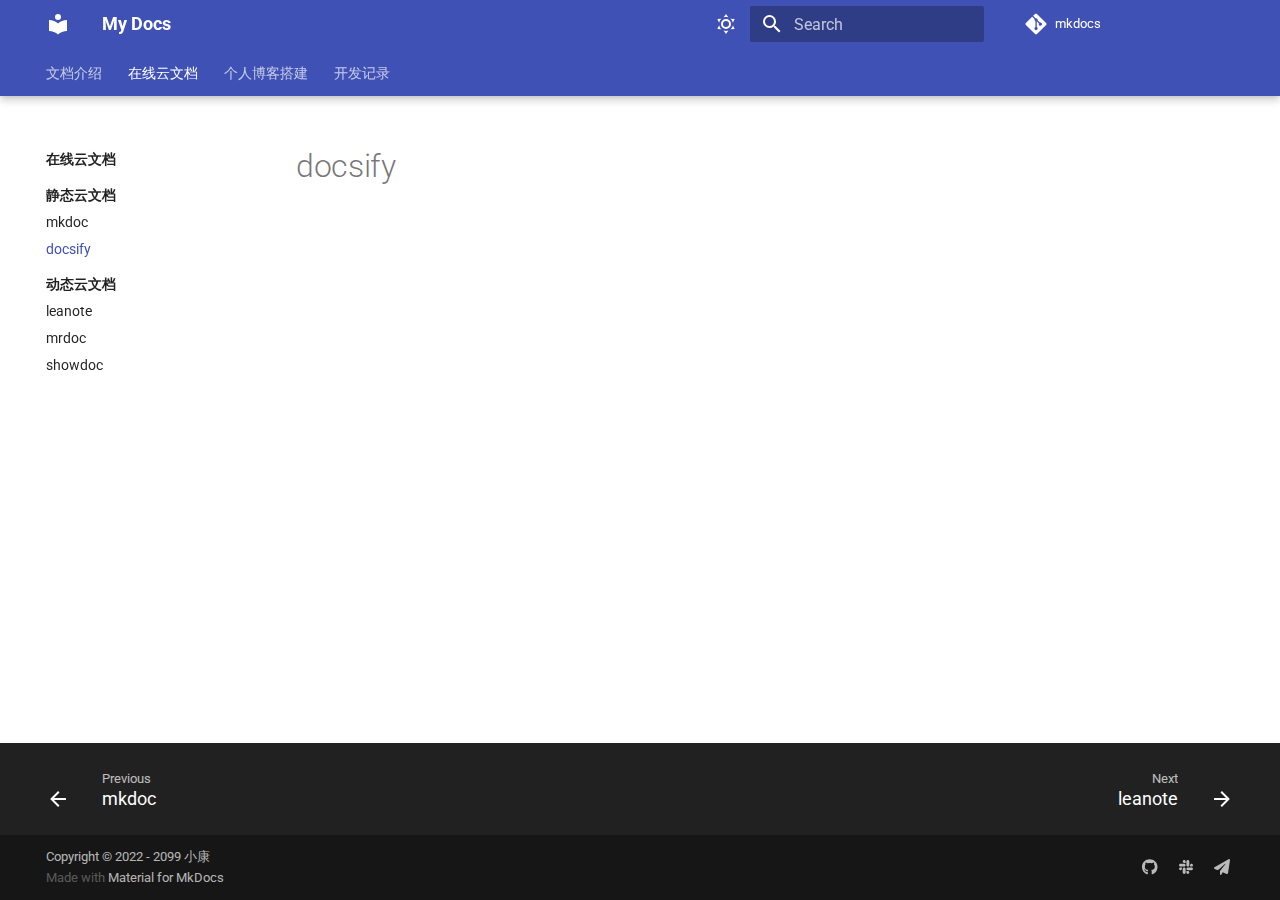
<file: docsify/index.html>
<!doctype html>
<html lang="en" class="no-js">
  <head>
    
      <meta charset="utf-8">
      <meta name="viewport" content="width=device-width,initial-scale=1">
      
        <meta name="description" content="在线云文档">
      
      
        <meta name="author" content="小康">
      
      
        <link rel="canonical" href="https://mkdocs.codeslive.top/docsify/">
      
      <link rel="icon" href="../assets/images/favicon.png">
      <meta name="generator" content="mkdocs-1.4.2, mkdocs-material-8.5.8">
    
    
      
        <title>docsify - My Docs</title>
      
    
    
      <link rel="stylesheet" href="../assets/stylesheets/main.20d9efc8.min.css">
      
        
        <link rel="stylesheet" href="../assets/stylesheets/palette.815d1a91.min.css">
        
      
      

    
    
    
      
        
        
        <link rel="preconnect" href="https://fonts.gstatic.com" crossorigin>
        <link rel="stylesheet" href="https://fonts.googleapis.com/css?family=Roboto:300,300i,400,400i,700,700i%7CRoboto+Mono:400,400i,700,700i&display=fallback">
        <style>:root{--md-text-font:"Roboto";--md-code-font:"Roboto Mono"}</style>
      
    
    
      <link rel="stylesheet" href="//cdn.staticaly.com/gh/codeslive/cdn@main/css/imageszoom.css">
    
    <script>__md_scope=new URL("..",location),__md_hash=e=>[...e].reduce((e,_)=>(e<<5)-e+_.charCodeAt(0),0),__md_get=(e,_=localStorage,t=__md_scope)=>JSON.parse(_.getItem(t.pathname+"."+e)),__md_set=(e,_,t=localStorage,a=__md_scope)=>{try{t.setItem(a.pathname+"."+e,JSON.stringify(_))}catch(e){}}</script>
    
      

    
    
    
  </head>
  
  
    
    
      
    
    
    
    
    <body dir="ltr" data-md-color-scheme="default" data-md-color-primary="" data-md-color-accent="">
  
    
    
      <script>var palette=__md_get("__palette");if(palette&&"object"==typeof palette.color)for(var key of Object.keys(palette.color))document.body.setAttribute("data-md-color-"+key,palette.color[key])</script>
    
    <input class="md-toggle" data-md-toggle="drawer" type="checkbox" id="__drawer" autocomplete="off">
    <input class="md-toggle" data-md-toggle="search" type="checkbox" id="__search" autocomplete="off">
    <label class="md-overlay" for="__drawer"></label>
    <div data-md-component="skip">
      
    </div>
    <div data-md-component="announce">
      
    </div>
    
    
      

  

<header class="md-header md-header--lifted" data-md-component="header">
  <nav class="md-header__inner md-grid" aria-label="Header">
    <a href=".." title="My Docs" class="md-header__button md-logo" aria-label="My Docs" data-md-component="logo">
      
  
  <svg xmlns="http://www.w3.org/2000/svg" viewBox="0 0 24 24"><path d="M12 8a3 3 0 0 0 3-3 3 3 0 0 0-3-3 3 3 0 0 0-3 3 3 3 0 0 0 3 3m0 3.54C9.64 9.35 6.5 8 3 8v11c3.5 0 6.64 1.35 9 3.54 2.36-2.19 5.5-3.54 9-3.54V8c-3.5 0-6.64 1.35-9 3.54Z"/></svg>

    </a>
    <label class="md-header__button md-icon" for="__drawer">
      <svg xmlns="http://www.w3.org/2000/svg" viewBox="0 0 24 24"><path d="M3 6h18v2H3V6m0 5h18v2H3v-2m0 5h18v2H3v-2Z"/></svg>
    </label>
    <div class="md-header__title" data-md-component="header-title">
      <div class="md-header__ellipsis">
        <div class="md-header__topic">
          <span class="md-ellipsis">
            My Docs
          </span>
        </div>
        <div class="md-header__topic" data-md-component="header-topic">
          <span class="md-ellipsis">
            
              docsify
            
          </span>
        </div>
      </div>
    </div>
    
      <form class="md-header__option" data-md-component="palette">
        
          
          
          <input class="md-option" data-md-color-media="(prefers-color-scheme: light)" data-md-color-scheme="default" data-md-color-primary="" data-md-color-accent=""  aria-label="Switch to dark mode"  type="radio" name="__palette" id="__palette_1">
          
            <label class="md-header__button md-icon" title="Switch to dark mode" for="__palette_2" hidden>
              <svg xmlns="http://www.w3.org/2000/svg" viewBox="0 0 24 24"><path d="M12 7a5 5 0 0 1 5 5 5 5 0 0 1-5 5 5 5 0 0 1-5-5 5 5 0 0 1 5-5m0 2a3 3 0 0 0-3 3 3 3 0 0 0 3 3 3 3 0 0 0 3-3 3 3 0 0 0-3-3m0-7 2.39 3.42C13.65 5.15 12.84 5 12 5c-.84 0-1.65.15-2.39.42L12 2M3.34 7l4.16-.35A7.2 7.2 0 0 0 5.94 8.5c-.44.74-.69 1.5-.83 2.29L3.34 7m.02 10 1.76-3.77a7.131 7.131 0 0 0 2.38 4.14L3.36 17M20.65 7l-1.77 3.79a7.023 7.023 0 0 0-2.38-4.15l4.15.36m-.01 10-4.14.36c.59-.51 1.12-1.14 1.54-1.86.42-.73.69-1.5.83-2.29L20.64 17M12 22l-2.41-3.44c.74.27 1.55.44 2.41.44.82 0 1.63-.17 2.37-.44L12 22Z"/></svg>
            </label>
          
        
          
          
          <input class="md-option" data-md-color-media="(prefers-color-scheme: dark)" data-md-color-scheme="slate" data-md-color-primary="teal" data-md-color-accent=""  aria-label="Switch to light mode"  type="radio" name="__palette" id="__palette_2">
          
            <label class="md-header__button md-icon" title="Switch to light mode" for="__palette_1" hidden>
              <svg xmlns="http://www.w3.org/2000/svg" viewBox="0 0 24 24"><path d="m17.75 4.09-2.53 1.94.91 3.06-2.63-1.81-2.63 1.81.91-3.06-2.53-1.94L12.44 4l1.06-3 1.06 3 3.19.09m3.5 6.91-1.64 1.25.59 1.98-1.7-1.17-1.7 1.17.59-1.98L15.75 11l2.06-.05L18.5 9l.69 1.95 2.06.05m-2.28 4.95c.83-.08 1.72 1.1 1.19 1.85-.32.45-.66.87-1.08 1.27C15.17 23 8.84 23 4.94 19.07c-3.91-3.9-3.91-10.24 0-14.14.4-.4.82-.76 1.27-1.08.75-.53 1.93.36 1.85 1.19-.27 2.86.69 5.83 2.89 8.02a9.96 9.96 0 0 0 8.02 2.89m-1.64 2.02a12.08 12.08 0 0 1-7.8-3.47c-2.17-2.19-3.33-5-3.49-7.82-2.81 3.14-2.7 7.96.31 10.98 3.02 3.01 7.84 3.12 10.98.31Z"/></svg>
            </label>
          
        
      </form>
    
    
    
      <label class="md-header__button md-icon" for="__search">
        <svg xmlns="http://www.w3.org/2000/svg" viewBox="0 0 24 24"><path d="M9.5 3A6.5 6.5 0 0 1 16 9.5c0 1.61-.59 3.09-1.56 4.23l.27.27h.79l5 5-1.5 1.5-5-5v-.79l-.27-.27A6.516 6.516 0 0 1 9.5 16 6.5 6.5 0 0 1 3 9.5 6.5 6.5 0 0 1 9.5 3m0 2C7 5 5 7 5 9.5S7 14 9.5 14 14 12 14 9.5 12 5 9.5 5Z"/></svg>
      </label>
      <div class="md-search" data-md-component="search" role="dialog">
  <label class="md-search__overlay" for="__search"></label>
  <div class="md-search__inner" role="search">
    <form class="md-search__form" name="search">
      <input type="text" class="md-search__input" name="query" aria-label="Search" placeholder="Search" autocapitalize="off" autocorrect="off" autocomplete="off" spellcheck="false" data-md-component="search-query" required>
      <label class="md-search__icon md-icon" for="__search">
        <svg xmlns="http://www.w3.org/2000/svg" viewBox="0 0 24 24"><path d="M9.5 3A6.5 6.5 0 0 1 16 9.5c0 1.61-.59 3.09-1.56 4.23l.27.27h.79l5 5-1.5 1.5-5-5v-.79l-.27-.27A6.516 6.516 0 0 1 9.5 16 6.5 6.5 0 0 1 3 9.5 6.5 6.5 0 0 1 9.5 3m0 2C7 5 5 7 5 9.5S7 14 9.5 14 14 12 14 9.5 12 5 9.5 5Z"/></svg>
        <svg xmlns="http://www.w3.org/2000/svg" viewBox="0 0 24 24"><path d="M20 11v2H8l5.5 5.5-1.42 1.42L4.16 12l7.92-7.92L13.5 5.5 8 11h12Z"/></svg>
      </label>
      <nav class="md-search__options" aria-label="Search">
        
          <a href="javascript:void(0)" class="md-search__icon md-icon" title="Share" aria-label="Share" data-clipboard data-clipboard-text="" data-md-component="search-share" tabindex="-1">
            <svg xmlns="http://www.w3.org/2000/svg" viewBox="0 0 24 24"><path d="M18 16.08c-.76 0-1.44.3-1.96.77L8.91 12.7c.05-.23.09-.46.09-.7 0-.24-.04-.47-.09-.7l7.05-4.11c.54.5 1.25.81 2.04.81a3 3 0 0 0 3-3 3 3 0 0 0-3-3 3 3 0 0 0-3 3c0 .24.04.47.09.7L8.04 9.81C7.5 9.31 6.79 9 6 9a3 3 0 0 0-3 3 3 3 0 0 0 3 3c.79 0 1.5-.31 2.04-.81l7.12 4.15c-.05.21-.08.43-.08.66 0 1.61 1.31 2.91 2.92 2.91 1.61 0 2.92-1.3 2.92-2.91A2.92 2.92 0 0 0 18 16.08Z"/></svg>
          </a>
        
        <button type="reset" class="md-search__icon md-icon" title="Clear" aria-label="Clear" tabindex="-1">
          <svg xmlns="http://www.w3.org/2000/svg" viewBox="0 0 24 24"><path d="M19 6.41 17.59 5 12 10.59 6.41 5 5 6.41 10.59 12 5 17.59 6.41 19 12 13.41 17.59 19 19 17.59 13.41 12 19 6.41Z"/></svg>
        </button>
      </nav>
      
        <div class="md-search__suggest" data-md-component="search-suggest"></div>
      
    </form>
    <div class="md-search__output">
      <div class="md-search__scrollwrap" data-md-scrollfix>
        <div class="md-search-result" data-md-component="search-result">
          <div class="md-search-result__meta">
            Initializing search
          </div>
          <ol class="md-search-result__list"></ol>
        </div>
      </div>
    </div>
  </div>
</div>
    
    
      <div class="md-header__source">
        <a href="https://github.com/codeslive/mkdocs" title="Go to repository" class="md-source" data-md-component="source">
  <div class="md-source__icon md-icon">
    
    <svg xmlns="http://www.w3.org/2000/svg" viewBox="0 0 448 512"><!--! Font Awesome Free 6.2.0 by @fontawesome - https://fontawesome.com License - https://fontawesome.com/license/free (Icons: CC BY 4.0, Fonts: SIL OFL 1.1, Code: MIT License) Copyright 2022 Fonticons, Inc.--><path d="M439.55 236.05 244 40.45a28.87 28.87 0 0 0-40.81 0l-40.66 40.63 51.52 51.52c27.06-9.14 52.68 16.77 43.39 43.68l49.66 49.66c34.23-11.8 61.18 31 35.47 56.69-26.49 26.49-70.21-2.87-56-37.34L240.22 199v121.85c25.3 12.54 22.26 41.85 9.08 55a34.34 34.34 0 0 1-48.55 0c-17.57-17.6-11.07-46.91 11.25-56v-123c-20.8-8.51-24.6-30.74-18.64-45L142.57 101 8.45 235.14a28.86 28.86 0 0 0 0 40.81l195.61 195.6a28.86 28.86 0 0 0 40.8 0l194.69-194.69a28.86 28.86 0 0 0 0-40.81z"/></svg>
  </div>
  <div class="md-source__repository">
    mkdocs
  </div>
</a>
      </div>
    
  </nav>
  
    
      
<nav class="md-tabs" aria-label="Tabs" data-md-component="tabs">
  <div class="md-tabs__inner md-grid">
    <ul class="md-tabs__list">
      
        
  
  


  <li class="md-tabs__item">
    <a href=".." class="md-tabs__link">
      文档介绍
    </a>
  </li>

      
        
  
  
    
  


  
  
  
    

  
  
  
    <li class="md-tabs__item">
      <a href="../mkdocs/" class="md-tabs__link md-tabs__link--active">
        在线云文档
      </a>
    </li>
  

  

      
        
  
  


  
  
  
    

  
  
  
    <li class="md-tabs__item">
      <a href="../hexo/" class="md-tabs__link">
        个人博客搭建
      </a>
    </li>
  

  

      
        
  
  


  <li class="md-tabs__item">
    <a href="../record/" class="md-tabs__link">
      开发记录
    </a>
  </li>

      
    </ul>
  </div>
</nav>
    
  
</header>
    
    <div class="md-container" data-md-component="container">
      
      
        
      
      <main class="md-main" data-md-component="main">
        <div class="md-main__inner md-grid">
          
            
              
              <div class="md-sidebar md-sidebar--primary" data-md-component="sidebar" data-md-type="navigation" >
                <div class="md-sidebar__scrollwrap">
                  <div class="md-sidebar__inner">
                    

  


  

<nav class="md-nav md-nav--primary md-nav--lifted md-nav--integrated" aria-label="Navigation" data-md-level="0">
  <label class="md-nav__title" for="__drawer">
    <a href=".." title="My Docs" class="md-nav__button md-logo" aria-label="My Docs" data-md-component="logo">
      
  
  <svg xmlns="http://www.w3.org/2000/svg" viewBox="0 0 24 24"><path d="M12 8a3 3 0 0 0 3-3 3 3 0 0 0-3-3 3 3 0 0 0-3 3 3 3 0 0 0 3 3m0 3.54C9.64 9.35 6.5 8 3 8v11c3.5 0 6.64 1.35 9 3.54 2.36-2.19 5.5-3.54 9-3.54V8c-3.5 0-6.64 1.35-9 3.54Z"/></svg>

    </a>
    My Docs
  </label>
  
    <div class="md-nav__source">
      <a href="https://github.com/codeslive/mkdocs" title="Go to repository" class="md-source" data-md-component="source">
  <div class="md-source__icon md-icon">
    
    <svg xmlns="http://www.w3.org/2000/svg" viewBox="0 0 448 512"><!--! Font Awesome Free 6.2.0 by @fontawesome - https://fontawesome.com License - https://fontawesome.com/license/free (Icons: CC BY 4.0, Fonts: SIL OFL 1.1, Code: MIT License) Copyright 2022 Fonticons, Inc.--><path d="M439.55 236.05 244 40.45a28.87 28.87 0 0 0-40.81 0l-40.66 40.63 51.52 51.52c27.06-9.14 52.68 16.77 43.39 43.68l49.66 49.66c34.23-11.8 61.18 31 35.47 56.69-26.49 26.49-70.21-2.87-56-37.34L240.22 199v121.85c25.3 12.54 22.26 41.85 9.08 55a34.34 34.34 0 0 1-48.55 0c-17.57-17.6-11.07-46.91 11.25-56v-123c-20.8-8.51-24.6-30.74-18.64-45L142.57 101 8.45 235.14a28.86 28.86 0 0 0 0 40.81l195.61 195.6a28.86 28.86 0 0 0 40.8 0l194.69-194.69a28.86 28.86 0 0 0 0-40.81z"/></svg>
  </div>
  <div class="md-source__repository">
    mkdocs
  </div>
</a>
    </div>
  
  <ul class="md-nav__list" data-md-scrollfix>
    
      
      
      

  
  
  
    <li class="md-nav__item">
      <a href=".." class="md-nav__link">
        文档介绍
      </a>
    </li>
  

    
      
      
      

  
  
    
  
  
    
    <li class="md-nav__item md-nav__item--active md-nav__item--nested">
      
      
        <input class="md-nav__toggle md-toggle" data-md-toggle="__nav_2" type="checkbox" id="__nav_2" checked>
      
      
      
        
          
        
          
        
      
      
        <label class="md-nav__link" for="__nav_2">
          在线云文档
          <span class="md-nav__icon md-icon"></span>
        </label>
      
      <nav class="md-nav" aria-label="在线云文档" data-md-level="1">
        <label class="md-nav__title" for="__nav_2">
          <span class="md-nav__icon md-icon"></span>
          在线云文档
        </label>
        <ul class="md-nav__list" data-md-scrollfix>
          
            
              
  
  
    
  
  
    
      
    
    <li class="md-nav__item md-nav__item--active md-nav__item--section md-nav__item--nested">
      
      
        <input class="md-nav__toggle md-toggle" data-md-toggle="__nav_2_1" type="checkbox" id="__nav_2_1" checked>
      
      
      
        
          
        
          
        
      
      
        <label class="md-nav__link" for="__nav_2_1">
          静态云文档
          <span class="md-nav__icon md-icon"></span>
        </label>
      
      <nav class="md-nav" aria-label="静态云文档" data-md-level="2">
        <label class="md-nav__title" for="__nav_2_1">
          <span class="md-nav__icon md-icon"></span>
          静态云文档
        </label>
        <ul class="md-nav__list" data-md-scrollfix>
          
            
              
  
  
  
    <li class="md-nav__item">
      <a href="../mkdocs/" class="md-nav__link">
        mkdoc
      </a>
    </li>
  

            
          
            
              
  
  
    
  
  
    <li class="md-nav__item md-nav__item--active">
      
      <input class="md-nav__toggle md-toggle" data-md-toggle="toc" type="checkbox" id="__toc">
      
      
      
      <a href="./" class="md-nav__link md-nav__link--active">
        docsify
      </a>
      
    </li>
  

            
          
        </ul>
      </nav>
    </li>
  

            
          
            
              
  
  
  
    
      
    
    <li class="md-nav__item md-nav__item--section md-nav__item--nested">
      
      
        <input class="md-nav__toggle md-toggle md-toggle--indeterminate" data-md-toggle="__nav_2_2" type="checkbox" id="__nav_2_2" checked>
      
      
      
        
          
        
          
        
          
        
      
      
        <label class="md-nav__link" for="__nav_2_2">
          动态云文档
          <span class="md-nav__icon md-icon"></span>
        </label>
      
      <nav class="md-nav" aria-label="动态云文档" data-md-level="2">
        <label class="md-nav__title" for="__nav_2_2">
          <span class="md-nav__icon md-icon"></span>
          动态云文档
        </label>
        <ul class="md-nav__list" data-md-scrollfix>
          
            
              
  
  
  
    <li class="md-nav__item">
      <a href="../leanote/" class="md-nav__link">
        leanote
      </a>
    </li>
  

            
          
            
              
  
  
  
    <li class="md-nav__item">
      <a href="../mrdoc/" class="md-nav__link">
        mrdoc
      </a>
    </li>
  

            
          
            
              
  
  
  
    <li class="md-nav__item">
      <a href="../showdoc/" class="md-nav__link">
        showdoc
      </a>
    </li>
  

            
          
        </ul>
      </nav>
    </li>
  

            
          
        </ul>
      </nav>
    </li>
  

    
      
      
      

  
  
  
    
    <li class="md-nav__item md-nav__item--nested">
      
      
        <input class="md-nav__toggle md-toggle md-toggle--indeterminate" data-md-toggle="__nav_3" type="checkbox" id="__nav_3" checked>
      
      
      
        
          
        
          
        
      
      
        <label class="md-nav__link" for="__nav_3">
          个人博客搭建
          <span class="md-nav__icon md-icon"></span>
        </label>
      
      <nav class="md-nav" aria-label="个人博客搭建" data-md-level="1">
        <label class="md-nav__title" for="__nav_3">
          <span class="md-nav__icon md-icon"></span>
          个人博客搭建
        </label>
        <ul class="md-nav__list" data-md-scrollfix>
          
            
              
  
  
  
    
      
    
    <li class="md-nav__item md-nav__item--section md-nav__item--nested">
      
      
        <input class="md-nav__toggle md-toggle md-toggle--indeterminate" data-md-toggle="__nav_3_1" type="checkbox" id="__nav_3_1" checked>
      
      
      
        
          
        
          
        
      
      
        <label class="md-nav__link" for="__nav_3_1">
          静态博客
          <span class="md-nav__icon md-icon"></span>
        </label>
      
      <nav class="md-nav" aria-label="静态博客" data-md-level="2">
        <label class="md-nav__title" for="__nav_3_1">
          <span class="md-nav__icon md-icon"></span>
          静态博客
        </label>
        <ul class="md-nav__list" data-md-scrollfix>
          
            
              
  
  
  
    <li class="md-nav__item">
      <a href="../hexo/" class="md-nav__link">
        hexo
      </a>
    </li>
  

            
          
            
              
  
  
  
    <li class="md-nav__item">
      <a href="../vuepress/" class="md-nav__link">
        vuepress
      </a>
    </li>
  

            
          
        </ul>
      </nav>
    </li>
  

            
          
            
              
  
  
  
    
      
    
    <li class="md-nav__item md-nav__item--section md-nav__item--nested">
      
      
        <input class="md-nav__toggle md-toggle md-toggle--indeterminate" data-md-toggle="__nav_3_2" type="checkbox" id="__nav_3_2" checked>
      
      
      
        
          
        
          
        
      
      
        <label class="md-nav__link" for="__nav_3_2">
          动态博客
          <span class="md-nav__icon md-icon"></span>
        </label>
      
      <nav class="md-nav" aria-label="动态博客" data-md-level="2">
        <label class="md-nav__title" for="__nav_3_2">
          <span class="md-nav__icon md-icon"></span>
          动态博客
        </label>
        <ul class="md-nav__list" data-md-scrollfix>
          
            
              
  
  
  
    <li class="md-nav__item">
      <a href="../halo/" class="md-nav__link">
        halo
      </a>
    </li>
  

            
          
            
              
  
  
  
    <li class="md-nav__item">
      <a href="../worldpress/" class="md-nav__link">
        worldpress
      </a>
    </li>
  

            
          
        </ul>
      </nav>
    </li>
  

            
          
        </ul>
      </nav>
    </li>
  

    
      
      
      

  
  
  
    <li class="md-nav__item">
      <a href="../record/" class="md-nav__link">
        开发记录
      </a>
    </li>
  

    
  </ul>
</nav>
                  </div>
                </div>
              </div>
            
            
          
          
            <div class="md-content" data-md-component="content">
              <article class="md-content__inner md-typeset">
                
                  


  <h1>docsify</h1>







                
              </article>
            </div>
          
          
        </div>
        
          <a href="#" class="md-top md-icon" data-md-component="top" hidden>
            <svg xmlns="http://www.w3.org/2000/svg" viewBox="0 0 24 24"><path d="M13 20h-2V8l-5.5 5.5-1.42-1.42L12 4.16l7.92 7.92-1.42 1.42L13 8v12Z"/></svg>
            Back to top
          </a>
        
      </main>
      
        <footer class="md-footer">
  
    
    <nav class="md-footer__inner md-grid" aria-label="Footer" >
      
        
        <a href="../mkdocs/" class="md-footer__link md-footer__link--prev" aria-label="Previous: mkdoc" rel="prev">
          <div class="md-footer__button md-icon">
            <svg xmlns="http://www.w3.org/2000/svg" viewBox="0 0 24 24"><path d="M20 11v2H8l5.5 5.5-1.42 1.42L4.16 12l7.92-7.92L13.5 5.5 8 11h12Z"/></svg>
          </div>
          <div class="md-footer__title">
            <div class="md-ellipsis">
              <span class="md-footer__direction">
                Previous
              </span>
              mkdoc
            </div>
          </div>
        </a>
      
      
        
        <a href="../leanote/" class="md-footer__link md-footer__link--next" aria-label="Next: leanote" rel="next">
          <div class="md-footer__title">
            <div class="md-ellipsis">
              <span class="md-footer__direction">
                Next
              </span>
              leanote
            </div>
          </div>
          <div class="md-footer__button md-icon">
            <svg xmlns="http://www.w3.org/2000/svg" viewBox="0 0 24 24"><path d="M4 11v2h12l-5.5 5.5 1.42 1.42L19.84 12l-7.92-7.92L10.5 5.5 16 11H4Z"/></svg>
          </div>
        </a>
      
    </nav>
  
  <div class="md-footer-meta md-typeset">
    <div class="md-footer-meta__inner md-grid">
      <div class="md-copyright">
  
    <div class="md-copyright__highlight">
      Copyright &copy; 2022 - 2099 小康
    </div>
  
  
    Made with
    <a href="https://squidfunk.github.io/mkdocs-material/" target="_blank" rel="noopener">
      Material for MkDocs
    </a>
  
</div>
      
        <div class="md-social">
  
    
    
    <a href="https://github.com/codeslive" target="_blank" rel="noopener" title="github" class="md-social__link">
      <svg xmlns="http://www.w3.org/2000/svg" viewBox="0 0 496 512"><!--! Font Awesome Free 6.2.0 by @fontawesome - https://fontawesome.com License - https://fontawesome.com/license/free (Icons: CC BY 4.0, Fonts: SIL OFL 1.1, Code: MIT License) Copyright 2022 Fonticons, Inc.--><path d="M165.9 397.4c0 2-2.3 3.6-5.2 3.6-3.3.3-5.6-1.3-5.6-3.6 0-2 2.3-3.6 5.2-3.6 3-.3 5.6 1.3 5.6 3.6zm-31.1-4.5c-.7 2 1.3 4.3 4.3 4.9 2.6 1 5.6 0 6.2-2s-1.3-4.3-4.3-5.2c-2.6-.7-5.5.3-6.2 2.3zm44.2-1.7c-2.9.7-4.9 2.6-4.6 4.9.3 2 2.9 3.3 5.9 2.6 2.9-.7 4.9-2.6 4.6-4.6-.3-1.9-3-3.2-5.9-2.9zM244.8 8C106.1 8 0 113.3 0 252c0 110.9 69.8 205.8 169.5 239.2 12.8 2.3 17.3-5.6 17.3-12.1 0-6.2-.3-40.4-.3-61.4 0 0-70 15-84.7-29.8 0 0-11.4-29.1-27.8-36.6 0 0-22.9-15.7 1.6-15.4 0 0 24.9 2 38.6 25.8 21.9 38.6 58.6 27.5 72.9 20.9 2.3-16 8.8-27.1 16-33.7-55.9-6.2-112.3-14.3-112.3-110.5 0-27.5 7.6-41.3 23.6-58.9-2.6-6.5-11.1-33.3 2.6-67.9 20.9-6.5 69 27 69 27 20-5.6 41.5-8.5 62.8-8.5s42.8 2.9 62.8 8.5c0 0 48.1-33.6 69-27 13.7 34.7 5.2 61.4 2.6 67.9 16 17.7 25.8 31.5 25.8 58.9 0 96.5-58.9 104.2-114.8 110.5 9.2 7.9 17 22.9 17 46.4 0 33.7-.3 75.4-.3 83.6 0 6.5 4.6 14.4 17.3 12.1C428.2 457.8 496 362.9 496 252 496 113.3 383.5 8 244.8 8zM97.2 352.9c-1.3 1-1 3.3.7 5.2 1.6 1.6 3.9 2.3 5.2 1 1.3-1 1-3.3-.7-5.2-1.6-1.6-3.9-2.3-5.2-1zm-10.8-8.1c-.7 1.3.3 2.9 2.3 3.9 1.6 1 3.6.7 4.3-.7.7-1.3-.3-2.9-2.3-3.9-2-.6-3.6-.3-4.3.7zm32.4 35.6c-1.6 1.3-1 4.3 1.3 6.2 2.3 2.3 5.2 2.6 6.5 1 1.3-1.3.7-4.3-1.3-6.2-2.2-2.3-5.2-2.6-6.5-1zm-11.4-14.7c-1.6 1-1.6 3.6 0 5.9 1.6 2.3 4.3 3.3 5.6 2.3 1.6-1.3 1.6-3.9 0-6.2-1.4-2.3-4-3.3-5.6-2z"/></svg>
    </a>
  
    
    
    <a href="https://codeslive.github.io" target="_blank" rel="noopener" title="myblog" class="md-social__link">
      <svg xmlns="http://www.w3.org/2000/svg" viewBox="0 0 448 512"><!--! Font Awesome Free 6.2.0 by @fontawesome - https://fontawesome.com License - https://fontawesome.com/license/free (Icons: CC BY 4.0, Fonts: SIL OFL 1.1, Code: MIT License) Copyright 2022 Fonticons, Inc.--><path d="M94.12 315.1c0 25.9-21.16 47.06-47.06 47.06S0 341 0 315.1c0-25.9 21.16-47.06 47.06-47.06h47.06v47.06zm23.72 0c0-25.9 21.16-47.06 47.06-47.06s47.06 21.16 47.06 47.06v117.84c0 25.9-21.16 47.06-47.06 47.06s-47.06-21.16-47.06-47.06V315.1zm47.06-188.98c-25.9 0-47.06-21.16-47.06-47.06S139 32 164.9 32s47.06 21.16 47.06 47.06v47.06H164.9zm0 23.72c25.9 0 47.06 21.16 47.06 47.06s-21.16 47.06-47.06 47.06H47.06C21.16 243.96 0 222.8 0 196.9s21.16-47.06 47.06-47.06H164.9zm188.98 47.06c0-25.9 21.16-47.06 47.06-47.06 25.9 0 47.06 21.16 47.06 47.06s-21.16 47.06-47.06 47.06h-47.06V196.9zm-23.72 0c0 25.9-21.16 47.06-47.06 47.06-25.9 0-47.06-21.16-47.06-47.06V79.06c0-25.9 21.16-47.06 47.06-47.06 25.9 0 47.06 21.16 47.06 47.06V196.9zM283.1 385.88c25.9 0 47.06 21.16 47.06 47.06 0 25.9-21.16 47.06-47.06 47.06-25.9 0-47.06-21.16-47.06-47.06v-47.06h47.06zm0-23.72c-25.9 0-47.06-21.16-47.06-47.06 0-25.9 21.16-47.06 47.06-47.06h117.84c25.9 0 47.06 21.16 47.06 47.06 0 25.9-21.16 47.06-47.06 47.06H283.1z"/></svg>
    </a>
  
    
    
    <a href="2783779285@qq.com" target="_blank" rel="noopener" title="邮箱地址" class="md-social__link">
      <svg xmlns="http://www.w3.org/2000/svg" viewBox="0 0 512 512"><!--! Font Awesome Free 6.2.0 by @fontawesome - https://fontawesome.com License - https://fontawesome.com/license/free (Icons: CC BY 4.0, Fonts: SIL OFL 1.1, Code: MIT License) Copyright 2022 Fonticons, Inc.--><path d="M498.1 5.6c10.1 7 15.4 19.1 13.5 31.2l-64 416c-1.5 9.7-7.4 18.2-16 23s-18.9 5.4-28 1.6l-126.3-52.5-40.1 74.5c-5.2 9.7-16.3 14.6-27 11.9S192 499 192 488v-96c0-5.3 1.8-10.5 5.1-14.7l165.3-212.6c2.5-7.1-6.5-14.3-13-8.4l-179 161.9-32 28.9c-9.2 8.3-22.3 10.6-33.8 5.8l-85-35.4C8.4 312.8.8 302.2.1 290s5.5-23.7 16.1-29.8l448-256c10.7-6.1 23.9-5.5 34 1.4z"/></svg>
    </a>
  
</div>
      
    </div>
  </div>
</footer>
      
    </div>
    <div class="md-dialog" data-md-component="dialog">
      <div class="md-dialog__inner md-typeset"></div>
    </div>
    
    <script id="__config" type="application/json">{"base": "..", "features": ["navigation.tracking", "navigation.tabs", "navigation.tabs.sticky", "navigation.sections", "navigation.expand", "navigation.indexes", "toc.integrate", "toc.integrate", "navigation.top", "header.autohide", "search.share", "search.suggest", "search.highlight"], "search": "../assets/javascripts/workers/search.16e2a7d4.min.js", "translations": {"clipboard.copied": "Copied to clipboard", "clipboard.copy": "Copy to clipboard", "search.config.lang": "en", "search.config.pipeline": "trimmer, stopWordFilter", "search.config.separator": "[\\s\\-]+", "search.placeholder": "Search", "search.result.more.one": "1 more on this page", "search.result.more.other": "# more on this page", "search.result.none": "No matching documents", "search.result.one": "1 matching document", "search.result.other": "# matching documents", "search.result.placeholder": "Type to start searching", "search.result.term.missing": "Missing", "select.version.title": "Select version"}}</script>
    
    
      <script src="../assets/javascripts/bundle.d6c3db9e.min.js"></script>
      
        <script src="//cdn.staticaly.com/gh/codeslive/cdn@main/js/busuanzi.pure.mini.js"></script>
      
        <script src="//cdn.staticaly.com/gh/codeslive/cdn@main/js/imageszoom.js"></script>
      
    
  </body>
</html>
</file>
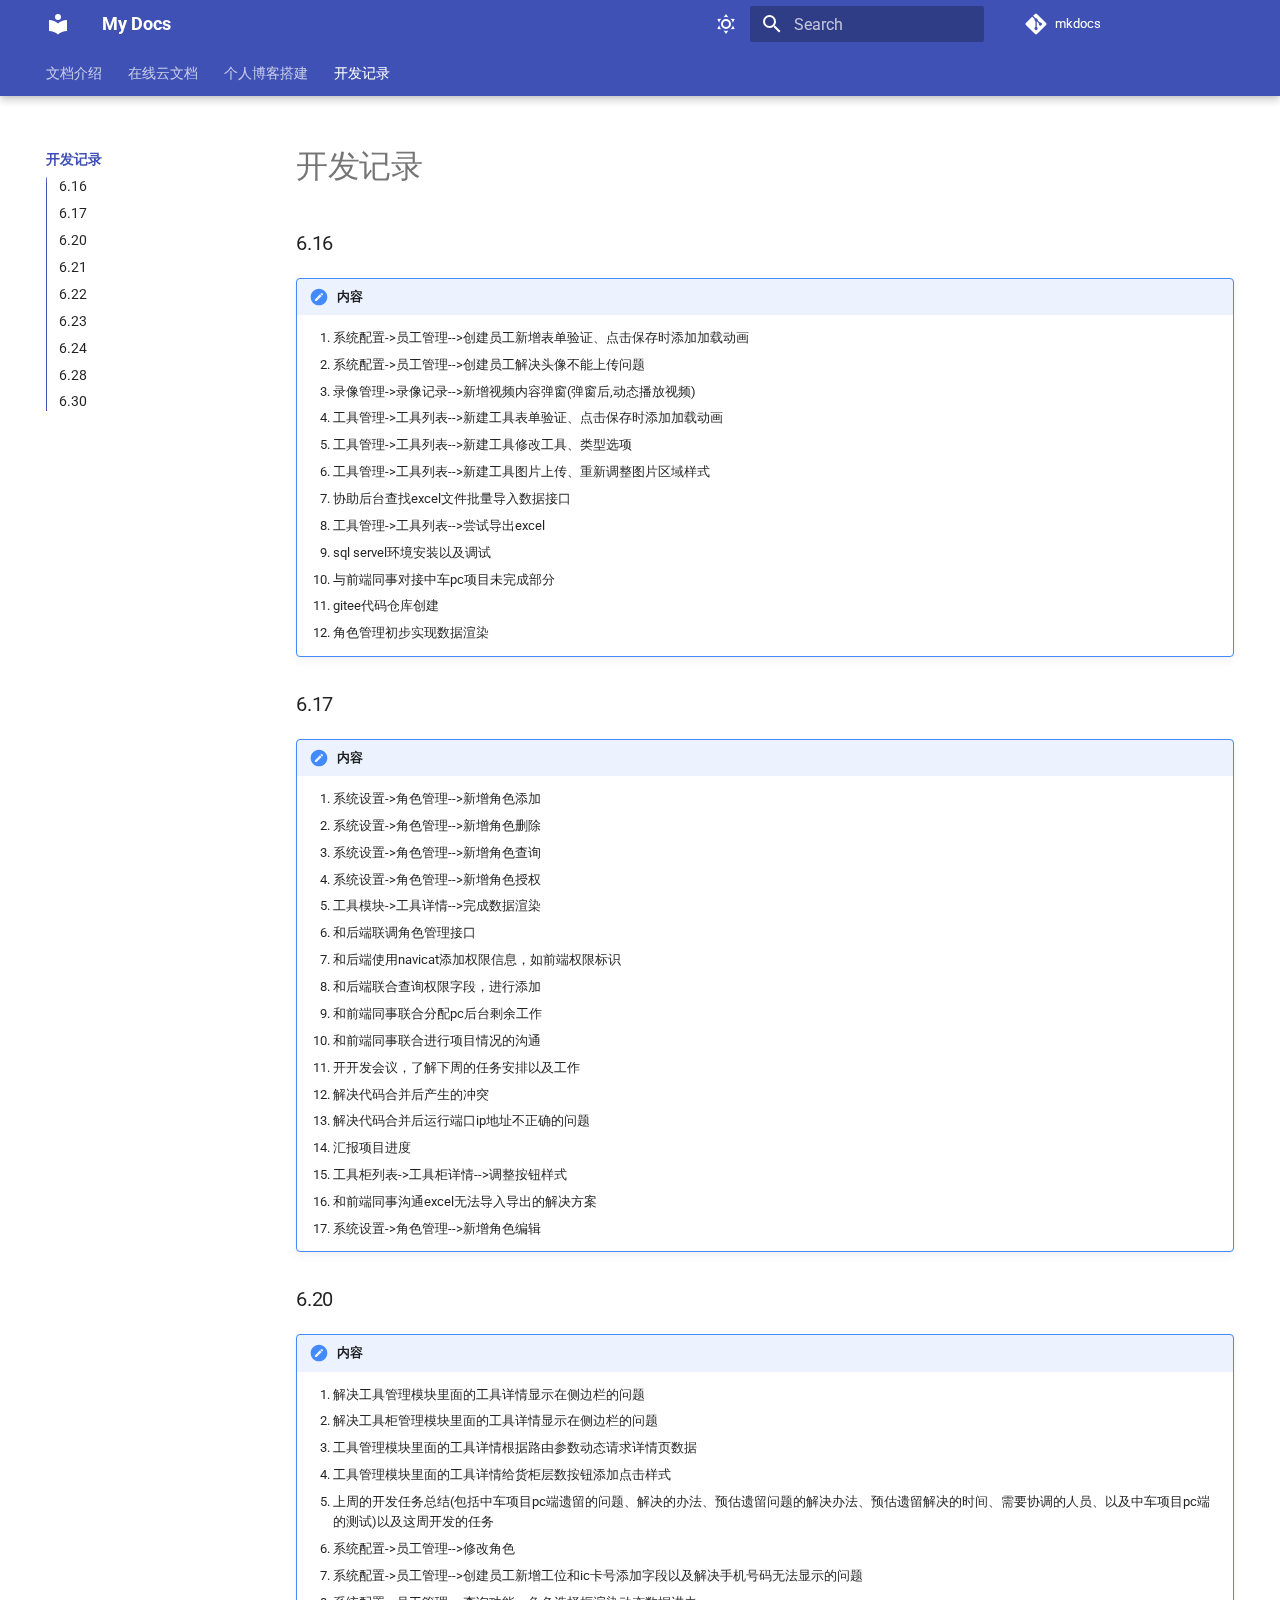
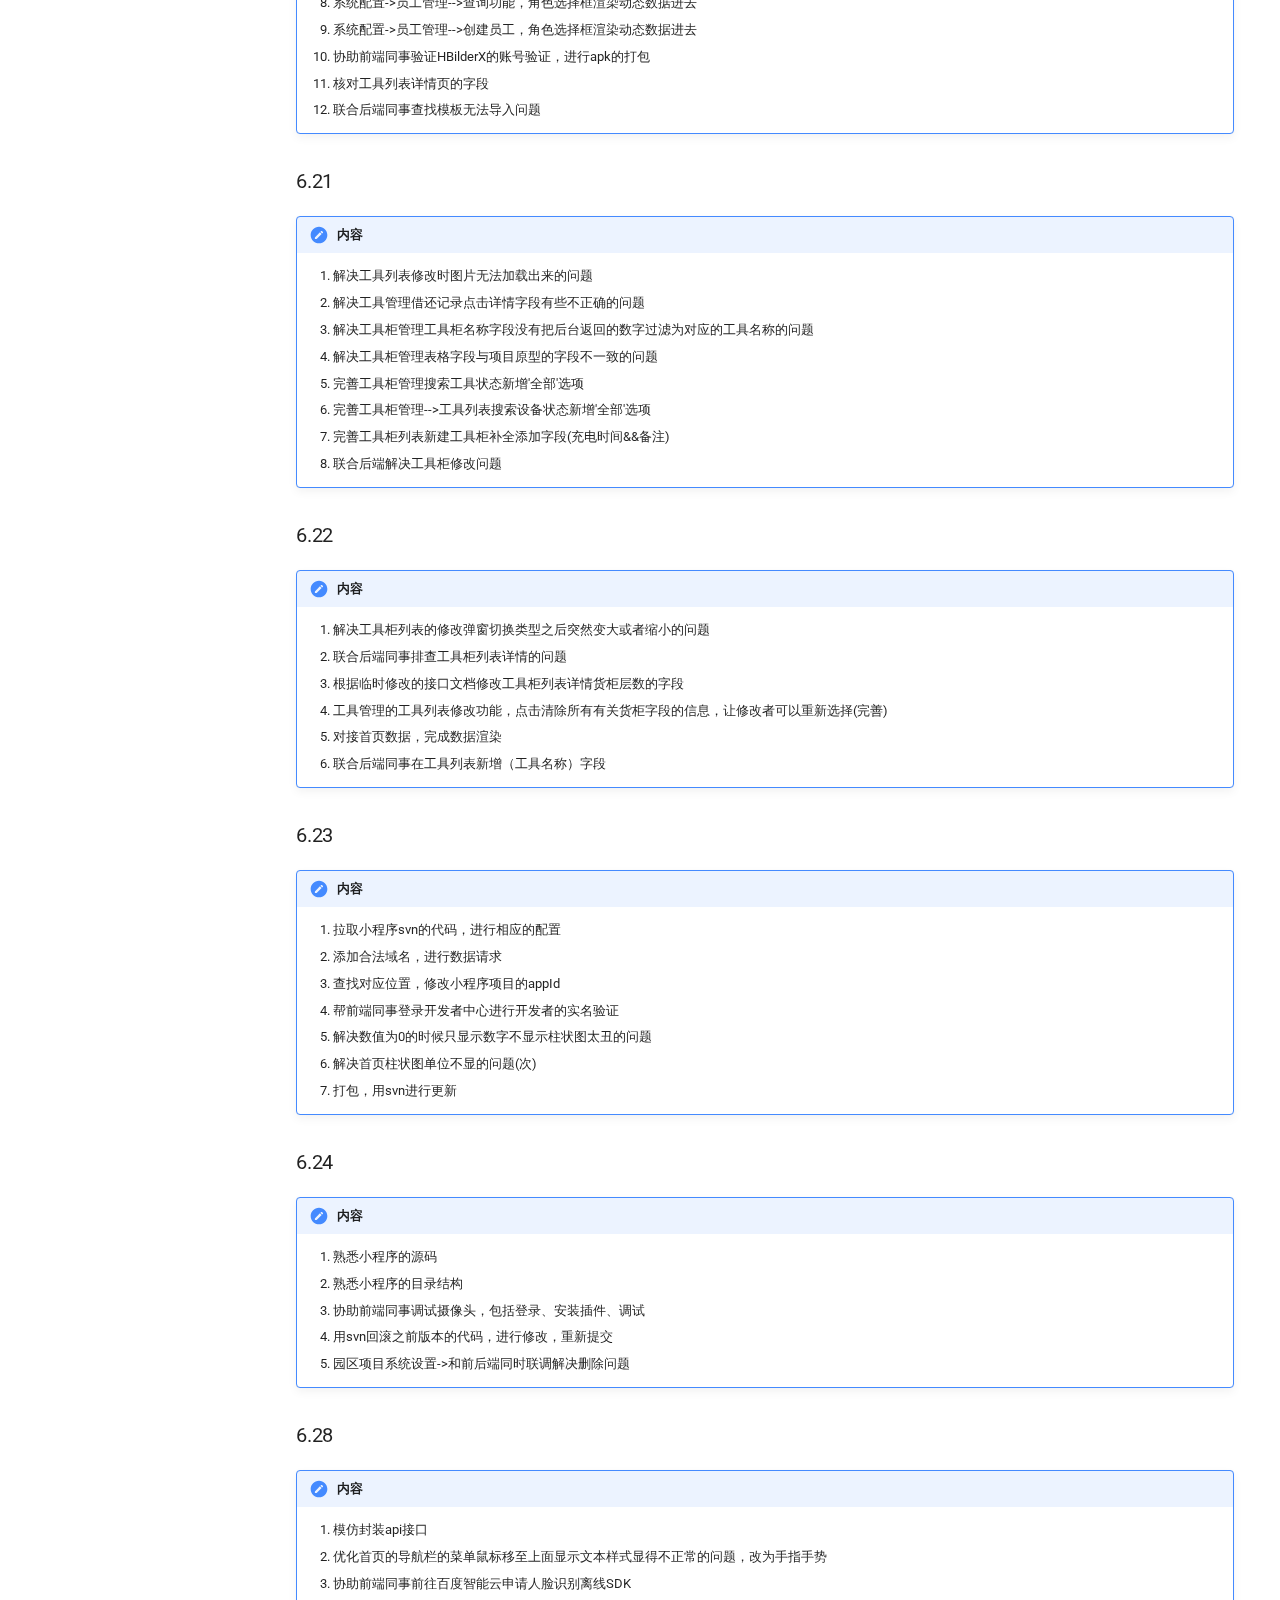
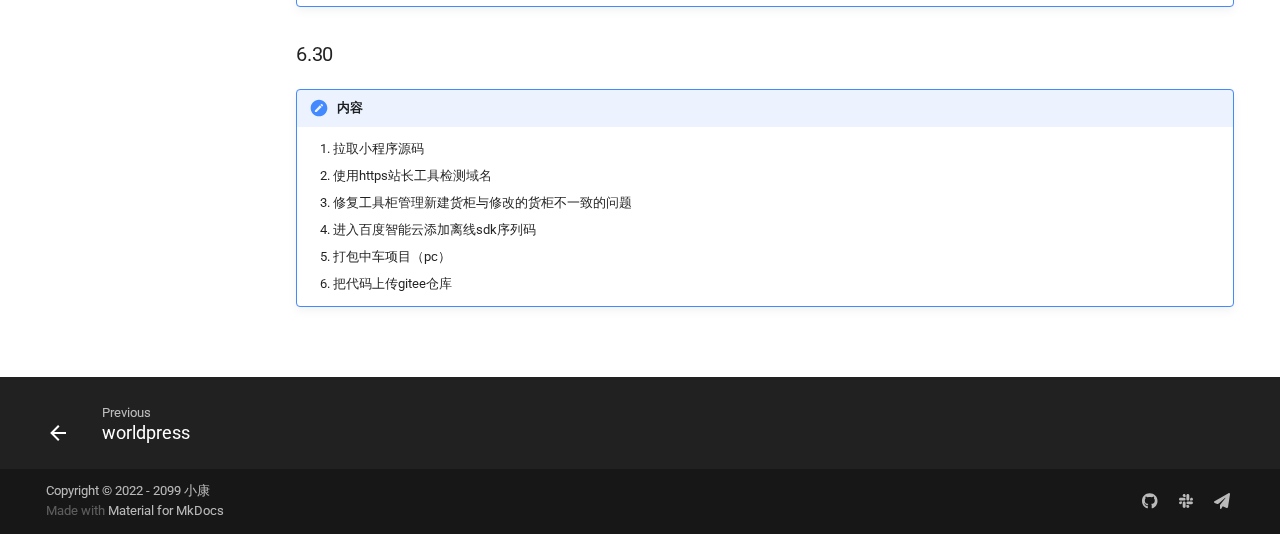
<file: record/index.html>
<!doctype html>
<html lang="en" class="no-js">
  <head>
    
      <meta charset="utf-8">
      <meta name="viewport" content="width=device-width,initial-scale=1">
      
        <meta name="description" content="在线云文档">
      
      
        <meta name="author" content="小康">
      
      
        <link rel="canonical" href="https://mkdocs.codeslive.top/record/">
      
      <link rel="icon" href="../assets/images/favicon.png">
      <meta name="generator" content="mkdocs-1.4.2, mkdocs-material-8.5.8">
    
    
      
        <title>开发记录 - My Docs</title>
      
    
    
      <link rel="stylesheet" href="../assets/stylesheets/main.20d9efc8.min.css">
      
        
        <link rel="stylesheet" href="../assets/stylesheets/palette.815d1a91.min.css">
        
      
      

    
    
    
      
        
        
        <link rel="preconnect" href="https://fonts.gstatic.com" crossorigin>
        <link rel="stylesheet" href="https://fonts.googleapis.com/css?family=Roboto:300,300i,400,400i,700,700i%7CRoboto+Mono:400,400i,700,700i&display=fallback">
        <style>:root{--md-text-font:"Roboto";--md-code-font:"Roboto Mono"}</style>
      
    
    
      <link rel="stylesheet" href="//cdn.staticaly.com/gh/codeslive/cdn@main/css/imageszoom.css">
    
    <script>__md_scope=new URL("..",location),__md_hash=e=>[...e].reduce((e,_)=>(e<<5)-e+_.charCodeAt(0),0),__md_get=(e,_=localStorage,t=__md_scope)=>JSON.parse(_.getItem(t.pathname+"."+e)),__md_set=(e,_,t=localStorage,a=__md_scope)=>{try{t.setItem(a.pathname+"."+e,JSON.stringify(_))}catch(e){}}</script>
    
      

    
    
    
  </head>
  
  
    
    
      
    
    
    
    
    <body dir="ltr" data-md-color-scheme="default" data-md-color-primary="" data-md-color-accent="">
  
    
    
      <script>var palette=__md_get("__palette");if(palette&&"object"==typeof palette.color)for(var key of Object.keys(palette.color))document.body.setAttribute("data-md-color-"+key,palette.color[key])</script>
    
    <input class="md-toggle" data-md-toggle="drawer" type="checkbox" id="__drawer" autocomplete="off">
    <input class="md-toggle" data-md-toggle="search" type="checkbox" id="__search" autocomplete="off">
    <label class="md-overlay" for="__drawer"></label>
    <div data-md-component="skip">
      
        
        <a href="#616" class="md-skip">
          Skip to content
        </a>
      
    </div>
    <div data-md-component="announce">
      
    </div>
    
    
      

  

<header class="md-header md-header--lifted" data-md-component="header">
  <nav class="md-header__inner md-grid" aria-label="Header">
    <a href=".." title="My Docs" class="md-header__button md-logo" aria-label="My Docs" data-md-component="logo">
      
  
  <svg xmlns="http://www.w3.org/2000/svg" viewBox="0 0 24 24"><path d="M12 8a3 3 0 0 0 3-3 3 3 0 0 0-3-3 3 3 0 0 0-3 3 3 3 0 0 0 3 3m0 3.54C9.64 9.35 6.5 8 3 8v11c3.5 0 6.64 1.35 9 3.54 2.36-2.19 5.5-3.54 9-3.54V8c-3.5 0-6.64 1.35-9 3.54Z"/></svg>

    </a>
    <label class="md-header__button md-icon" for="__drawer">
      <svg xmlns="http://www.w3.org/2000/svg" viewBox="0 0 24 24"><path d="M3 6h18v2H3V6m0 5h18v2H3v-2m0 5h18v2H3v-2Z"/></svg>
    </label>
    <div class="md-header__title" data-md-component="header-title">
      <div class="md-header__ellipsis">
        <div class="md-header__topic">
          <span class="md-ellipsis">
            My Docs
          </span>
        </div>
        <div class="md-header__topic" data-md-component="header-topic">
          <span class="md-ellipsis">
            
              开发记录
            
          </span>
        </div>
      </div>
    </div>
    
      <form class="md-header__option" data-md-component="palette">
        
          
          
          <input class="md-option" data-md-color-media="(prefers-color-scheme: light)" data-md-color-scheme="default" data-md-color-primary="" data-md-color-accent=""  aria-label="Switch to dark mode"  type="radio" name="__palette" id="__palette_1">
          
            <label class="md-header__button md-icon" title="Switch to dark mode" for="__palette_2" hidden>
              <svg xmlns="http://www.w3.org/2000/svg" viewBox="0 0 24 24"><path d="M12 7a5 5 0 0 1 5 5 5 5 0 0 1-5 5 5 5 0 0 1-5-5 5 5 0 0 1 5-5m0 2a3 3 0 0 0-3 3 3 3 0 0 0 3 3 3 3 0 0 0 3-3 3 3 0 0 0-3-3m0-7 2.39 3.42C13.65 5.15 12.84 5 12 5c-.84 0-1.65.15-2.39.42L12 2M3.34 7l4.16-.35A7.2 7.2 0 0 0 5.94 8.5c-.44.74-.69 1.5-.83 2.29L3.34 7m.02 10 1.76-3.77a7.131 7.131 0 0 0 2.38 4.14L3.36 17M20.65 7l-1.77 3.79a7.023 7.023 0 0 0-2.38-4.15l4.15.36m-.01 10-4.14.36c.59-.51 1.12-1.14 1.54-1.86.42-.73.69-1.5.83-2.29L20.64 17M12 22l-2.41-3.44c.74.27 1.55.44 2.41.44.82 0 1.63-.17 2.37-.44L12 22Z"/></svg>
            </label>
          
        
          
          
          <input class="md-option" data-md-color-media="(prefers-color-scheme: dark)" data-md-color-scheme="slate" data-md-color-primary="teal" data-md-color-accent=""  aria-label="Switch to light mode"  type="radio" name="__palette" id="__palette_2">
          
            <label class="md-header__button md-icon" title="Switch to light mode" for="__palette_1" hidden>
              <svg xmlns="http://www.w3.org/2000/svg" viewBox="0 0 24 24"><path d="m17.75 4.09-2.53 1.94.91 3.06-2.63-1.81-2.63 1.81.91-3.06-2.53-1.94L12.44 4l1.06-3 1.06 3 3.19.09m3.5 6.91-1.64 1.25.59 1.98-1.7-1.17-1.7 1.17.59-1.98L15.75 11l2.06-.05L18.5 9l.69 1.95 2.06.05m-2.28 4.95c.83-.08 1.72 1.1 1.19 1.85-.32.45-.66.87-1.08 1.27C15.17 23 8.84 23 4.94 19.07c-3.91-3.9-3.91-10.24 0-14.14.4-.4.82-.76 1.27-1.08.75-.53 1.93.36 1.85 1.19-.27 2.86.69 5.83 2.89 8.02a9.96 9.96 0 0 0 8.02 2.89m-1.64 2.02a12.08 12.08 0 0 1-7.8-3.47c-2.17-2.19-3.33-5-3.49-7.82-2.81 3.14-2.7 7.96.31 10.98 3.02 3.01 7.84 3.12 10.98.31Z"/></svg>
            </label>
          
        
      </form>
    
    
    
      <label class="md-header__button md-icon" for="__search">
        <svg xmlns="http://www.w3.org/2000/svg" viewBox="0 0 24 24"><path d="M9.5 3A6.5 6.5 0 0 1 16 9.5c0 1.61-.59 3.09-1.56 4.23l.27.27h.79l5 5-1.5 1.5-5-5v-.79l-.27-.27A6.516 6.516 0 0 1 9.5 16 6.5 6.5 0 0 1 3 9.5 6.5 6.5 0 0 1 9.5 3m0 2C7 5 5 7 5 9.5S7 14 9.5 14 14 12 14 9.5 12 5 9.5 5Z"/></svg>
      </label>
      <div class="md-search" data-md-component="search" role="dialog">
  <label class="md-search__overlay" for="__search"></label>
  <div class="md-search__inner" role="search">
    <form class="md-search__form" name="search">
      <input type="text" class="md-search__input" name="query" aria-label="Search" placeholder="Search" autocapitalize="off" autocorrect="off" autocomplete="off" spellcheck="false" data-md-component="search-query" required>
      <label class="md-search__icon md-icon" for="__search">
        <svg xmlns="http://www.w3.org/2000/svg" viewBox="0 0 24 24"><path d="M9.5 3A6.5 6.5 0 0 1 16 9.5c0 1.61-.59 3.09-1.56 4.23l.27.27h.79l5 5-1.5 1.5-5-5v-.79l-.27-.27A6.516 6.516 0 0 1 9.5 16 6.5 6.5 0 0 1 3 9.5 6.5 6.5 0 0 1 9.5 3m0 2C7 5 5 7 5 9.5S7 14 9.5 14 14 12 14 9.5 12 5 9.5 5Z"/></svg>
        <svg xmlns="http://www.w3.org/2000/svg" viewBox="0 0 24 24"><path d="M20 11v2H8l5.5 5.5-1.42 1.42L4.16 12l7.92-7.92L13.5 5.5 8 11h12Z"/></svg>
      </label>
      <nav class="md-search__options" aria-label="Search">
        
          <a href="javascript:void(0)" class="md-search__icon md-icon" title="Share" aria-label="Share" data-clipboard data-clipboard-text="" data-md-component="search-share" tabindex="-1">
            <svg xmlns="http://www.w3.org/2000/svg" viewBox="0 0 24 24"><path d="M18 16.08c-.76 0-1.44.3-1.96.77L8.91 12.7c.05-.23.09-.46.09-.7 0-.24-.04-.47-.09-.7l7.05-4.11c.54.5 1.25.81 2.04.81a3 3 0 0 0 3-3 3 3 0 0 0-3-3 3 3 0 0 0-3 3c0 .24.04.47.09.7L8.04 9.81C7.5 9.31 6.79 9 6 9a3 3 0 0 0-3 3 3 3 0 0 0 3 3c.79 0 1.5-.31 2.04-.81l7.12 4.15c-.05.21-.08.43-.08.66 0 1.61 1.31 2.91 2.92 2.91 1.61 0 2.92-1.3 2.92-2.91A2.92 2.92 0 0 0 18 16.08Z"/></svg>
          </a>
        
        <button type="reset" class="md-search__icon md-icon" title="Clear" aria-label="Clear" tabindex="-1">
          <svg xmlns="http://www.w3.org/2000/svg" viewBox="0 0 24 24"><path d="M19 6.41 17.59 5 12 10.59 6.41 5 5 6.41 10.59 12 5 17.59 6.41 19 12 13.41 17.59 19 19 17.59 13.41 12 19 6.41Z"/></svg>
        </button>
      </nav>
      
        <div class="md-search__suggest" data-md-component="search-suggest"></div>
      
    </form>
    <div class="md-search__output">
      <div class="md-search__scrollwrap" data-md-scrollfix>
        <div class="md-search-result" data-md-component="search-result">
          <div class="md-search-result__meta">
            Initializing search
          </div>
          <ol class="md-search-result__list"></ol>
        </div>
      </div>
    </div>
  </div>
</div>
    
    
      <div class="md-header__source">
        <a href="https://github.com/codeslive/mkdocs" title="Go to repository" class="md-source" data-md-component="source">
  <div class="md-source__icon md-icon">
    
    <svg xmlns="http://www.w3.org/2000/svg" viewBox="0 0 448 512"><!--! Font Awesome Free 6.2.0 by @fontawesome - https://fontawesome.com License - https://fontawesome.com/license/free (Icons: CC BY 4.0, Fonts: SIL OFL 1.1, Code: MIT License) Copyright 2022 Fonticons, Inc.--><path d="M439.55 236.05 244 40.45a28.87 28.87 0 0 0-40.81 0l-40.66 40.63 51.52 51.52c27.06-9.14 52.68 16.77 43.39 43.68l49.66 49.66c34.23-11.8 61.18 31 35.47 56.69-26.49 26.49-70.21-2.87-56-37.34L240.22 199v121.85c25.3 12.54 22.26 41.85 9.08 55a34.34 34.34 0 0 1-48.55 0c-17.57-17.6-11.07-46.91 11.25-56v-123c-20.8-8.51-24.6-30.74-18.64-45L142.57 101 8.45 235.14a28.86 28.86 0 0 0 0 40.81l195.61 195.6a28.86 28.86 0 0 0 40.8 0l194.69-194.69a28.86 28.86 0 0 0 0-40.81z"/></svg>
  </div>
  <div class="md-source__repository">
    mkdocs
  </div>
</a>
      </div>
    
  </nav>
  
    
      
<nav class="md-tabs" aria-label="Tabs" data-md-component="tabs">
  <div class="md-tabs__inner md-grid">
    <ul class="md-tabs__list">
      
        
  
  


  <li class="md-tabs__item">
    <a href=".." class="md-tabs__link">
      文档介绍
    </a>
  </li>

      
        
  
  


  
  
  
    

  
  
  
    <li class="md-tabs__item">
      <a href="../mkdocs/" class="md-tabs__link">
        在线云文档
      </a>
    </li>
  

  

      
        
  
  


  
  
  
    

  
  
  
    <li class="md-tabs__item">
      <a href="../hexo/" class="md-tabs__link">
        个人博客搭建
      </a>
    </li>
  

  

      
        
  
  
    
  


  <li class="md-tabs__item">
    <a href="./" class="md-tabs__link md-tabs__link--active">
      开发记录
    </a>
  </li>

      
    </ul>
  </div>
</nav>
    
  
</header>
    
    <div class="md-container" data-md-component="container">
      
      
        
      
      <main class="md-main" data-md-component="main">
        <div class="md-main__inner md-grid">
          
            
              
              <div class="md-sidebar md-sidebar--primary" data-md-component="sidebar" data-md-type="navigation" >
                <div class="md-sidebar__scrollwrap">
                  <div class="md-sidebar__inner">
                    

  


  

<nav class="md-nav md-nav--primary md-nav--lifted md-nav--integrated" aria-label="Navigation" data-md-level="0">
  <label class="md-nav__title" for="__drawer">
    <a href=".." title="My Docs" class="md-nav__button md-logo" aria-label="My Docs" data-md-component="logo">
      
  
  <svg xmlns="http://www.w3.org/2000/svg" viewBox="0 0 24 24"><path d="M12 8a3 3 0 0 0 3-3 3 3 0 0 0-3-3 3 3 0 0 0-3 3 3 3 0 0 0 3 3m0 3.54C9.64 9.35 6.5 8 3 8v11c3.5 0 6.64 1.35 9 3.54 2.36-2.19 5.5-3.54 9-3.54V8c-3.5 0-6.64 1.35-9 3.54Z"/></svg>

    </a>
    My Docs
  </label>
  
    <div class="md-nav__source">
      <a href="https://github.com/codeslive/mkdocs" title="Go to repository" class="md-source" data-md-component="source">
  <div class="md-source__icon md-icon">
    
    <svg xmlns="http://www.w3.org/2000/svg" viewBox="0 0 448 512"><!--! Font Awesome Free 6.2.0 by @fontawesome - https://fontawesome.com License - https://fontawesome.com/license/free (Icons: CC BY 4.0, Fonts: SIL OFL 1.1, Code: MIT License) Copyright 2022 Fonticons, Inc.--><path d="M439.55 236.05 244 40.45a28.87 28.87 0 0 0-40.81 0l-40.66 40.63 51.52 51.52c27.06-9.14 52.68 16.77 43.39 43.68l49.66 49.66c34.23-11.8 61.18 31 35.47 56.69-26.49 26.49-70.21-2.87-56-37.34L240.22 199v121.85c25.3 12.54 22.26 41.85 9.08 55a34.34 34.34 0 0 1-48.55 0c-17.57-17.6-11.07-46.91 11.25-56v-123c-20.8-8.51-24.6-30.74-18.64-45L142.57 101 8.45 235.14a28.86 28.86 0 0 0 0 40.81l195.61 195.6a28.86 28.86 0 0 0 40.8 0l194.69-194.69a28.86 28.86 0 0 0 0-40.81z"/></svg>
  </div>
  <div class="md-source__repository">
    mkdocs
  </div>
</a>
    </div>
  
  <ul class="md-nav__list" data-md-scrollfix>
    
      
      
      

  
  
  
    <li class="md-nav__item">
      <a href=".." class="md-nav__link">
        文档介绍
      </a>
    </li>
  

    
      
      
      

  
  
  
    
    <li class="md-nav__item md-nav__item--nested">
      
      
        <input class="md-nav__toggle md-toggle md-toggle--indeterminate" data-md-toggle="__nav_2" type="checkbox" id="__nav_2" checked>
      
      
      
        
          
        
          
        
      
      
        <label class="md-nav__link" for="__nav_2">
          在线云文档
          <span class="md-nav__icon md-icon"></span>
        </label>
      
      <nav class="md-nav" aria-label="在线云文档" data-md-level="1">
        <label class="md-nav__title" for="__nav_2">
          <span class="md-nav__icon md-icon"></span>
          在线云文档
        </label>
        <ul class="md-nav__list" data-md-scrollfix>
          
            
              
  
  
  
    
      
    
    <li class="md-nav__item md-nav__item--section md-nav__item--nested">
      
      
        <input class="md-nav__toggle md-toggle md-toggle--indeterminate" data-md-toggle="__nav_2_1" type="checkbox" id="__nav_2_1" checked>
      
      
      
        
          
        
          
        
      
      
        <label class="md-nav__link" for="__nav_2_1">
          静态云文档
          <span class="md-nav__icon md-icon"></span>
        </label>
      
      <nav class="md-nav" aria-label="静态云文档" data-md-level="2">
        <label class="md-nav__title" for="__nav_2_1">
          <span class="md-nav__icon md-icon"></span>
          静态云文档
        </label>
        <ul class="md-nav__list" data-md-scrollfix>
          
            
              
  
  
  
    <li class="md-nav__item">
      <a href="../mkdocs/" class="md-nav__link">
        mkdoc
      </a>
    </li>
  

            
          
            
              
  
  
  
    <li class="md-nav__item">
      <a href="../docsify/" class="md-nav__link">
        docsify
      </a>
    </li>
  

            
          
        </ul>
      </nav>
    </li>
  

            
          
            
              
  
  
  
    
      
    
    <li class="md-nav__item md-nav__item--section md-nav__item--nested">
      
      
        <input class="md-nav__toggle md-toggle md-toggle--indeterminate" data-md-toggle="__nav_2_2" type="checkbox" id="__nav_2_2" checked>
      
      
      
        
          
        
          
        
          
        
      
      
        <label class="md-nav__link" for="__nav_2_2">
          动态云文档
          <span class="md-nav__icon md-icon"></span>
        </label>
      
      <nav class="md-nav" aria-label="动态云文档" data-md-level="2">
        <label class="md-nav__title" for="__nav_2_2">
          <span class="md-nav__icon md-icon"></span>
          动态云文档
        </label>
        <ul class="md-nav__list" data-md-scrollfix>
          
            
              
  
  
  
    <li class="md-nav__item">
      <a href="../leanote/" class="md-nav__link">
        leanote
      </a>
    </li>
  

            
          
            
              
  
  
  
    <li class="md-nav__item">
      <a href="../mrdoc/" class="md-nav__link">
        mrdoc
      </a>
    </li>
  

            
          
            
              
  
  
  
    <li class="md-nav__item">
      <a href="../showdoc/" class="md-nav__link">
        showdoc
      </a>
    </li>
  

            
          
        </ul>
      </nav>
    </li>
  

            
          
        </ul>
      </nav>
    </li>
  

    
      
      
      

  
  
  
    
    <li class="md-nav__item md-nav__item--nested">
      
      
        <input class="md-nav__toggle md-toggle md-toggle--indeterminate" data-md-toggle="__nav_3" type="checkbox" id="__nav_3" checked>
      
      
      
        
          
        
          
        
      
      
        <label class="md-nav__link" for="__nav_3">
          个人博客搭建
          <span class="md-nav__icon md-icon"></span>
        </label>
      
      <nav class="md-nav" aria-label="个人博客搭建" data-md-level="1">
        <label class="md-nav__title" for="__nav_3">
          <span class="md-nav__icon md-icon"></span>
          个人博客搭建
        </label>
        <ul class="md-nav__list" data-md-scrollfix>
          
            
              
  
  
  
    
      
    
    <li class="md-nav__item md-nav__item--section md-nav__item--nested">
      
      
        <input class="md-nav__toggle md-toggle md-toggle--indeterminate" data-md-toggle="__nav_3_1" type="checkbox" id="__nav_3_1" checked>
      
      
      
        
          
        
          
        
      
      
        <label class="md-nav__link" for="__nav_3_1">
          静态博客
          <span class="md-nav__icon md-icon"></span>
        </label>
      
      <nav class="md-nav" aria-label="静态博客" data-md-level="2">
        <label class="md-nav__title" for="__nav_3_1">
          <span class="md-nav__icon md-icon"></span>
          静态博客
        </label>
        <ul class="md-nav__list" data-md-scrollfix>
          
            
              
  
  
  
    <li class="md-nav__item">
      <a href="../hexo/" class="md-nav__link">
        hexo
      </a>
    </li>
  

            
          
            
              
  
  
  
    <li class="md-nav__item">
      <a href="../vuepress/" class="md-nav__link">
        vuepress
      </a>
    </li>
  

            
          
        </ul>
      </nav>
    </li>
  

            
          
            
              
  
  
  
    
      
    
    <li class="md-nav__item md-nav__item--section md-nav__item--nested">
      
      
        <input class="md-nav__toggle md-toggle md-toggle--indeterminate" data-md-toggle="__nav_3_2" type="checkbox" id="__nav_3_2" checked>
      
      
      
        
          
        
          
        
      
      
        <label class="md-nav__link" for="__nav_3_2">
          动态博客
          <span class="md-nav__icon md-icon"></span>
        </label>
      
      <nav class="md-nav" aria-label="动态博客" data-md-level="2">
        <label class="md-nav__title" for="__nav_3_2">
          <span class="md-nav__icon md-icon"></span>
          动态博客
        </label>
        <ul class="md-nav__list" data-md-scrollfix>
          
            
              
  
  
  
    <li class="md-nav__item">
      <a href="../halo/" class="md-nav__link">
        halo
      </a>
    </li>
  

            
          
            
              
  
  
  
    <li class="md-nav__item">
      <a href="../worldpress/" class="md-nav__link">
        worldpress
      </a>
    </li>
  

            
          
        </ul>
      </nav>
    </li>
  

            
          
        </ul>
      </nav>
    </li>
  

    
      
      
      

  
  
    
  
  
    <li class="md-nav__item md-nav__item--active">
      
      <input class="md-nav__toggle md-toggle" data-md-toggle="toc" type="checkbox" id="__toc">
      
      
      
        <label class="md-nav__link md-nav__link--active" for="__toc">
          开发记录
          <span class="md-nav__icon md-icon"></span>
        </label>
      
      <a href="./" class="md-nav__link md-nav__link--active">
        开发记录
      </a>
      
        

<nav class="md-nav md-nav--secondary" aria-label="Table of contents">
  
  
  
  
    <label class="md-nav__title" for="__toc">
      <span class="md-nav__icon md-icon"></span>
      Table of contents
    </label>
    <ul class="md-nav__list" data-md-component="toc" data-md-scrollfix>
      
        <li class="md-nav__item">
  <a href="#616" class="md-nav__link">
    6.16
  </a>
  
</li>
      
        <li class="md-nav__item">
  <a href="#617" class="md-nav__link">
    6.17
  </a>
  
</li>
      
        <li class="md-nav__item">
  <a href="#620" class="md-nav__link">
    6.20
  </a>
  
</li>
      
        <li class="md-nav__item">
  <a href="#621" class="md-nav__link">
    6.21
  </a>
  
</li>
      
        <li class="md-nav__item">
  <a href="#622" class="md-nav__link">
    6.22
  </a>
  
</li>
      
        <li class="md-nav__item">
  <a href="#623" class="md-nav__link">
    6.23
  </a>
  
</li>
      
        <li class="md-nav__item">
  <a href="#624" class="md-nav__link">
    6.24
  </a>
  
</li>
      
        <li class="md-nav__item">
  <a href="#628" class="md-nav__link">
    6.28
  </a>
  
</li>
      
        <li class="md-nav__item">
  <a href="#630" class="md-nav__link">
    6.30
  </a>
  
</li>
      
    </ul>
  
</nav>
      
    </li>
  

    
  </ul>
</nav>
                  </div>
                </div>
              </div>
            
            
          
          
            <div class="md-content" data-md-component="content">
              <article class="md-content__inner md-typeset">
                
                  


  <h1>开发记录</h1>

<h3 id="616">6.16</h3>
<div class="admonition 内容">
<p class="admonition-title">内容</p>
<ol>
<li>系统配置-&gt;员工管理--&gt;创建员工新增表单验证、点击保存时添加加载动画</li>
<li>系统配置-&gt;员工管理--&gt;创建员工解决头像不能上传问题</li>
<li>录像管理-&gt;录像记录--&gt;新增视频内容弹窗(弹窗后,动态播放视频)</li>
<li>工具管理-&gt;工具列表--&gt;新建工具表单验证、点击保存时添加加载动画</li>
<li>工具管理-&gt;工具列表--&gt;新建工具修改工具、类型选项</li>
<li>工具管理-&gt;工具列表--&gt;新建工具图片上传、重新调整图片区域样式</li>
<li>协助后台查找excel文件批量导入数据接口</li>
<li>工具管理-&gt;工具列表--&gt;尝试导出excel</li>
<li>sql servel环境安装以及调试</li>
<li>与前端同事对接中车pc项目未完成部分</li>
<li>gitee代码仓库创建</li>
<li>角色管理初步实现数据渲染</li>
</ol>
</div>
<h3 id="617">6.17</h3>
<div class="admonition 内容">
<p class="admonition-title">内容</p>
<ol>
<li>系统设置-&gt;角色管理--&gt;新增角色添加</li>
<li>系统设置-&gt;角色管理--&gt;新增角色删除</li>
<li>系统设置-&gt;角色管理--&gt;新增角色查询</li>
<li>系统设置-&gt;角色管理--&gt;新增角色授权</li>
<li>工具模块-&gt;工具详情--&gt;完成数据渲染</li>
<li>和后端联调角色管理接口</li>
<li>和后端使用navicat添加权限信息，如前端权限标识</li>
<li>和后端联合查询权限字段，进行添加</li>
<li>和前端同事联合分配pc后台剩余工作</li>
<li>和前端同事联合进行项目情况的沟通</li>
<li>开开发会议，了解下周的任务安排以及工作</li>
<li>解决代码合并后产生的冲突</li>
<li>解决代码合并后运行端口ip地址不正确的问题</li>
<li>汇报项目进度</li>
<li>工具柜列表-&gt;工具柜详情--&gt;调整按钮样式</li>
<li>和前端同事沟通excel无法导入导出的解决方案</li>
<li>系统设置-&gt;角色管理--&gt;新增角色编辑</li>
</ol>
</div>
<h3 id="620">6.20</h3>
<div class="admonition 内容">
<p class="admonition-title">内容</p>
<ol>
<li>解决工具管理模块里面的工具详情显示在侧边栏的问题</li>
<li>解决工具柜管理模块里面的工具详情显示在侧边栏的问题</li>
<li>工具管理模块里面的工具详情根据路由参数动态请求详情页数据</li>
<li>工具管理模块里面的工具详情给货柜层数按钮添加点击样式</li>
<li>上周的开发任务总结(包括中车项目pc端遗留的问题、解决的办法、预估遗留问题的解决办法、预估遗留解决的时间、需要协调的人员、以及中车项目pc端的测试)以及这周开发的任务</li>
<li>系统配置-&gt;员工管理--&gt;修改角色</li>
<li>系统配置-&gt;员工管理--&gt;创建员工新增工位和ic卡号添加字段以及解决手机号码无法显示的问题</li>
<li>系统配置-&gt;员工管理--&gt;查询功能，角色选择框渲染动态数据进去</li>
<li>系统配置-&gt;员工管理--&gt;创建员工，角色选择框渲染动态数据进去</li>
<li>协助前端同事验证HBilderX的账号验证，进行apk的打包</li>
<li>核对工具列表详情页的字段</li>
<li>联合后端同事查找模板无法导入问题</li>
</ol>
</div>
<h3 id="621">6.21</h3>
<div class="admonition 内容">
<p class="admonition-title">内容</p>
<ol>
<li>解决工具列表修改时图片无法加载出来的问题</li>
<li>解决工具管理借还记录点击详情字段有些不正确的问题</li>
<li>解决工具柜管理工具柜名称字段没有把后台返回的数字过滤为对应的工具名称的问题</li>
<li>解决工具柜管理表格字段与项目原型的字段不一致的问题</li>
<li>完善工具柜管理搜索工具状态新增'全部'选项</li>
<li>完善工具柜管理--&gt;工具列表搜索设备状态新增'全部'选项</li>
<li>完善工具柜列表新建工具柜补全添加字段(充电时间&amp;&amp;备注)</li>
<li>联合后端解决工具柜修改问题</li>
</ol>
</div>
<h3 id="622">6.22</h3>
<div class="admonition 内容">
<p class="admonition-title">内容</p>
<ol>
<li>解决工具柜列表的修改弹窗切换类型之后突然变大或者缩小的问题</li>
<li>联合后端同事排查工具柜列表详情的问题</li>
<li>根据临时修改的接口文档修改工具柜列表详情货柜层数的字段</li>
<li>工具管理的工具列表修改功能，点击清除所有有关货柜字段的信息，让修改者可以重新选择(完善)</li>
<li>对接首页数据，完成数据渲染</li>
<li>联合后端同事在工具列表新增（工具名称）字段</li>
</ol>
</div>
<h3 id="623">6.23</h3>
<div class="admonition 内容">
<p class="admonition-title">内容</p>
<ol>
<li>拉取小程序svn的代码，进行相应的配置</li>
<li>添加合法域名，进行数据请求</li>
<li>查找对应位置，修改小程序项目的appId</li>
<li>帮前端同事登录开发者中心进行开发者的实名验证</li>
<li>解决数值为0的时候只显示数字不显示柱状图太丑的问题</li>
<li>解决首页柱状图单位不显的问题(次)</li>
<li>打包，用svn进行更新</li>
</ol>
</div>
<h3 id="624">6.24</h3>
<div class="admonition 内容">
<p class="admonition-title">内容</p>
<ol>
<li>熟悉小程序的源码</li>
<li>熟悉小程序的目录结构</li>
<li>协助前端同事调试摄像头，包括登录、安装插件、调试</li>
<li>用svn回滚之前版本的代码，进行修改，重新提交</li>
<li>园区项目系统设置-&gt;和前后端同时联调解决删除问题</li>
</ol>
</div>
<h3 id="628">6.28</h3>
<div class="admonition 内容">
<p class="admonition-title">内容</p>
<ol>
<li>模仿封装api接口</li>
<li>优化首页的导航栏的菜单鼠标移至上面显示文本样式显得不正常的问题，改为手指手势</li>
<li>协助前端同事前往百度智能云申请人脸识别离线SDK</li>
</ol>
</div>
<h3 id="630">6.30</h3>
<div class="admonition 内容">
<p class="admonition-title">内容</p>
<ol>
<li>拉取小程序源码</li>
<li>使用https站长工具检测域名</li>
<li>修复工具柜管理新建货柜与修改的货柜不一致的问题</li>
<li>进入百度智能云添加离线sdk序列码</li>
<li>打包中车项目（pc）</li>
<li>把代码上传gitee仓库</li>
</ol>
</div>
<p><br></p>
<script src="https://giscus.app/client.js"
        data-repo="Codeslive/giscus"
        data-repo-id="R_kgDOIYYAGg"
        data-category-id="DIC_kwDOIYYAGs4CSZj8"
        data-mapping="pathname"
        data-strict="0"
        data-reactions-enabled="1"
        data-emit-metadata="1"
        data-input-position="top"
        data-theme="preferred_color_scheme"
        data-lang="zh-CN"
        data-loading="lazy"
        crossorigin="anonymous"
        async>
</script>





                
              </article>
            </div>
          
          
        </div>
        
          <a href="#" class="md-top md-icon" data-md-component="top" hidden>
            <svg xmlns="http://www.w3.org/2000/svg" viewBox="0 0 24 24"><path d="M13 20h-2V8l-5.5 5.5-1.42-1.42L12 4.16l7.92 7.92-1.42 1.42L13 8v12Z"/></svg>
            Back to top
          </a>
        
      </main>
      
        <footer class="md-footer">
  
    
    <nav class="md-footer__inner md-grid" aria-label="Footer" >
      
        
        <a href="../worldpress/" class="md-footer__link md-footer__link--prev" aria-label="Previous: worldpress" rel="prev">
          <div class="md-footer__button md-icon">
            <svg xmlns="http://www.w3.org/2000/svg" viewBox="0 0 24 24"><path d="M20 11v2H8l5.5 5.5-1.42 1.42L4.16 12l7.92-7.92L13.5 5.5 8 11h12Z"/></svg>
          </div>
          <div class="md-footer__title">
            <div class="md-ellipsis">
              <span class="md-footer__direction">
                Previous
              </span>
              worldpress
            </div>
          </div>
        </a>
      
      
    </nav>
  
  <div class="md-footer-meta md-typeset">
    <div class="md-footer-meta__inner md-grid">
      <div class="md-copyright">
  
    <div class="md-copyright__highlight">
      Copyright &copy; 2022 - 2099 小康
    </div>
  
  
    Made with
    <a href="https://squidfunk.github.io/mkdocs-material/" target="_blank" rel="noopener">
      Material for MkDocs
    </a>
  
</div>
      
        <div class="md-social">
  
    
    
    <a href="https://github.com/codeslive" target="_blank" rel="noopener" title="github" class="md-social__link">
      <svg xmlns="http://www.w3.org/2000/svg" viewBox="0 0 496 512"><!--! Font Awesome Free 6.2.0 by @fontawesome - https://fontawesome.com License - https://fontawesome.com/license/free (Icons: CC BY 4.0, Fonts: SIL OFL 1.1, Code: MIT License) Copyright 2022 Fonticons, Inc.--><path d="M165.9 397.4c0 2-2.3 3.6-5.2 3.6-3.3.3-5.6-1.3-5.6-3.6 0-2 2.3-3.6 5.2-3.6 3-.3 5.6 1.3 5.6 3.6zm-31.1-4.5c-.7 2 1.3 4.3 4.3 4.9 2.6 1 5.6 0 6.2-2s-1.3-4.3-4.3-5.2c-2.6-.7-5.5.3-6.2 2.3zm44.2-1.7c-2.9.7-4.9 2.6-4.6 4.9.3 2 2.9 3.3 5.9 2.6 2.9-.7 4.9-2.6 4.6-4.6-.3-1.9-3-3.2-5.9-2.9zM244.8 8C106.1 8 0 113.3 0 252c0 110.9 69.8 205.8 169.5 239.2 12.8 2.3 17.3-5.6 17.3-12.1 0-6.2-.3-40.4-.3-61.4 0 0-70 15-84.7-29.8 0 0-11.4-29.1-27.8-36.6 0 0-22.9-15.7 1.6-15.4 0 0 24.9 2 38.6 25.8 21.9 38.6 58.6 27.5 72.9 20.9 2.3-16 8.8-27.1 16-33.7-55.9-6.2-112.3-14.3-112.3-110.5 0-27.5 7.6-41.3 23.6-58.9-2.6-6.5-11.1-33.3 2.6-67.9 20.9-6.5 69 27 69 27 20-5.6 41.5-8.5 62.8-8.5s42.8 2.9 62.8 8.5c0 0 48.1-33.6 69-27 13.7 34.7 5.2 61.4 2.6 67.9 16 17.7 25.8 31.5 25.8 58.9 0 96.5-58.9 104.2-114.8 110.5 9.2 7.9 17 22.9 17 46.4 0 33.7-.3 75.4-.3 83.6 0 6.5 4.6 14.4 17.3 12.1C428.2 457.8 496 362.9 496 252 496 113.3 383.5 8 244.8 8zM97.2 352.9c-1.3 1-1 3.3.7 5.2 1.6 1.6 3.9 2.3 5.2 1 1.3-1 1-3.3-.7-5.2-1.6-1.6-3.9-2.3-5.2-1zm-10.8-8.1c-.7 1.3.3 2.9 2.3 3.9 1.6 1 3.6.7 4.3-.7.7-1.3-.3-2.9-2.3-3.9-2-.6-3.6-.3-4.3.7zm32.4 35.6c-1.6 1.3-1 4.3 1.3 6.2 2.3 2.3 5.2 2.6 6.5 1 1.3-1.3.7-4.3-1.3-6.2-2.2-2.3-5.2-2.6-6.5-1zm-11.4-14.7c-1.6 1-1.6 3.6 0 5.9 1.6 2.3 4.3 3.3 5.6 2.3 1.6-1.3 1.6-3.9 0-6.2-1.4-2.3-4-3.3-5.6-2z"/></svg>
    </a>
  
    
    
    <a href="https://codeslive.github.io" target="_blank" rel="noopener" title="myblog" class="md-social__link">
      <svg xmlns="http://www.w3.org/2000/svg" viewBox="0 0 448 512"><!--! Font Awesome Free 6.2.0 by @fontawesome - https://fontawesome.com License - https://fontawesome.com/license/free (Icons: CC BY 4.0, Fonts: SIL OFL 1.1, Code: MIT License) Copyright 2022 Fonticons, Inc.--><path d="M94.12 315.1c0 25.9-21.16 47.06-47.06 47.06S0 341 0 315.1c0-25.9 21.16-47.06 47.06-47.06h47.06v47.06zm23.72 0c0-25.9 21.16-47.06 47.06-47.06s47.06 21.16 47.06 47.06v117.84c0 25.9-21.16 47.06-47.06 47.06s-47.06-21.16-47.06-47.06V315.1zm47.06-188.98c-25.9 0-47.06-21.16-47.06-47.06S139 32 164.9 32s47.06 21.16 47.06 47.06v47.06H164.9zm0 23.72c25.9 0 47.06 21.16 47.06 47.06s-21.16 47.06-47.06 47.06H47.06C21.16 243.96 0 222.8 0 196.9s21.16-47.06 47.06-47.06H164.9zm188.98 47.06c0-25.9 21.16-47.06 47.06-47.06 25.9 0 47.06 21.16 47.06 47.06s-21.16 47.06-47.06 47.06h-47.06V196.9zm-23.72 0c0 25.9-21.16 47.06-47.06 47.06-25.9 0-47.06-21.16-47.06-47.06V79.06c0-25.9 21.16-47.06 47.06-47.06 25.9 0 47.06 21.16 47.06 47.06V196.9zM283.1 385.88c25.9 0 47.06 21.16 47.06 47.06 0 25.9-21.16 47.06-47.06 47.06-25.9 0-47.06-21.16-47.06-47.06v-47.06h47.06zm0-23.72c-25.9 0-47.06-21.16-47.06-47.06 0-25.9 21.16-47.06 47.06-47.06h117.84c25.9 0 47.06 21.16 47.06 47.06 0 25.9-21.16 47.06-47.06 47.06H283.1z"/></svg>
    </a>
  
    
    
    <a href="2783779285@qq.com" target="_blank" rel="noopener" title="邮箱地址" class="md-social__link">
      <svg xmlns="http://www.w3.org/2000/svg" viewBox="0 0 512 512"><!--! Font Awesome Free 6.2.0 by @fontawesome - https://fontawesome.com License - https://fontawesome.com/license/free (Icons: CC BY 4.0, Fonts: SIL OFL 1.1, Code: MIT License) Copyright 2022 Fonticons, Inc.--><path d="M498.1 5.6c10.1 7 15.4 19.1 13.5 31.2l-64 416c-1.5 9.7-7.4 18.2-16 23s-18.9 5.4-28 1.6l-126.3-52.5-40.1 74.5c-5.2 9.7-16.3 14.6-27 11.9S192 499 192 488v-96c0-5.3 1.8-10.5 5.1-14.7l165.3-212.6c2.5-7.1-6.5-14.3-13-8.4l-179 161.9-32 28.9c-9.2 8.3-22.3 10.6-33.8 5.8l-85-35.4C8.4 312.8.8 302.2.1 290s5.5-23.7 16.1-29.8l448-256c10.7-6.1 23.9-5.5 34 1.4z"/></svg>
    </a>
  
</div>
      
    </div>
  </div>
</footer>
      
    </div>
    <div class="md-dialog" data-md-component="dialog">
      <div class="md-dialog__inner md-typeset"></div>
    </div>
    
    <script id="__config" type="application/json">{"base": "..", "features": ["navigation.tracking", "navigation.tabs", "navigation.tabs.sticky", "navigation.sections", "navigation.expand", "navigation.indexes", "toc.integrate", "toc.integrate", "navigation.top", "header.autohide", "search.share", "search.suggest", "search.highlight"], "search": "../assets/javascripts/workers/search.16e2a7d4.min.js", "translations": {"clipboard.copied": "Copied to clipboard", "clipboard.copy": "Copy to clipboard", "search.config.lang": "en", "search.config.pipeline": "trimmer, stopWordFilter", "search.config.separator": "[\\s\\-]+", "search.placeholder": "Search", "search.result.more.one": "1 more on this page", "search.result.more.other": "# more on this page", "search.result.none": "No matching documents", "search.result.one": "1 matching document", "search.result.other": "# matching documents", "search.result.placeholder": "Type to start searching", "search.result.term.missing": "Missing", "select.version.title": "Select version"}}</script>
    
    
      <script src="../assets/javascripts/bundle.d6c3db9e.min.js"></script>
      
        <script src="//cdn.staticaly.com/gh/codeslive/cdn@main/js/busuanzi.pure.mini.js"></script>
      
        <script src="//cdn.staticaly.com/gh/codeslive/cdn@main/js/imageszoom.js"></script>
      
    
  </body>
</html>
</file>
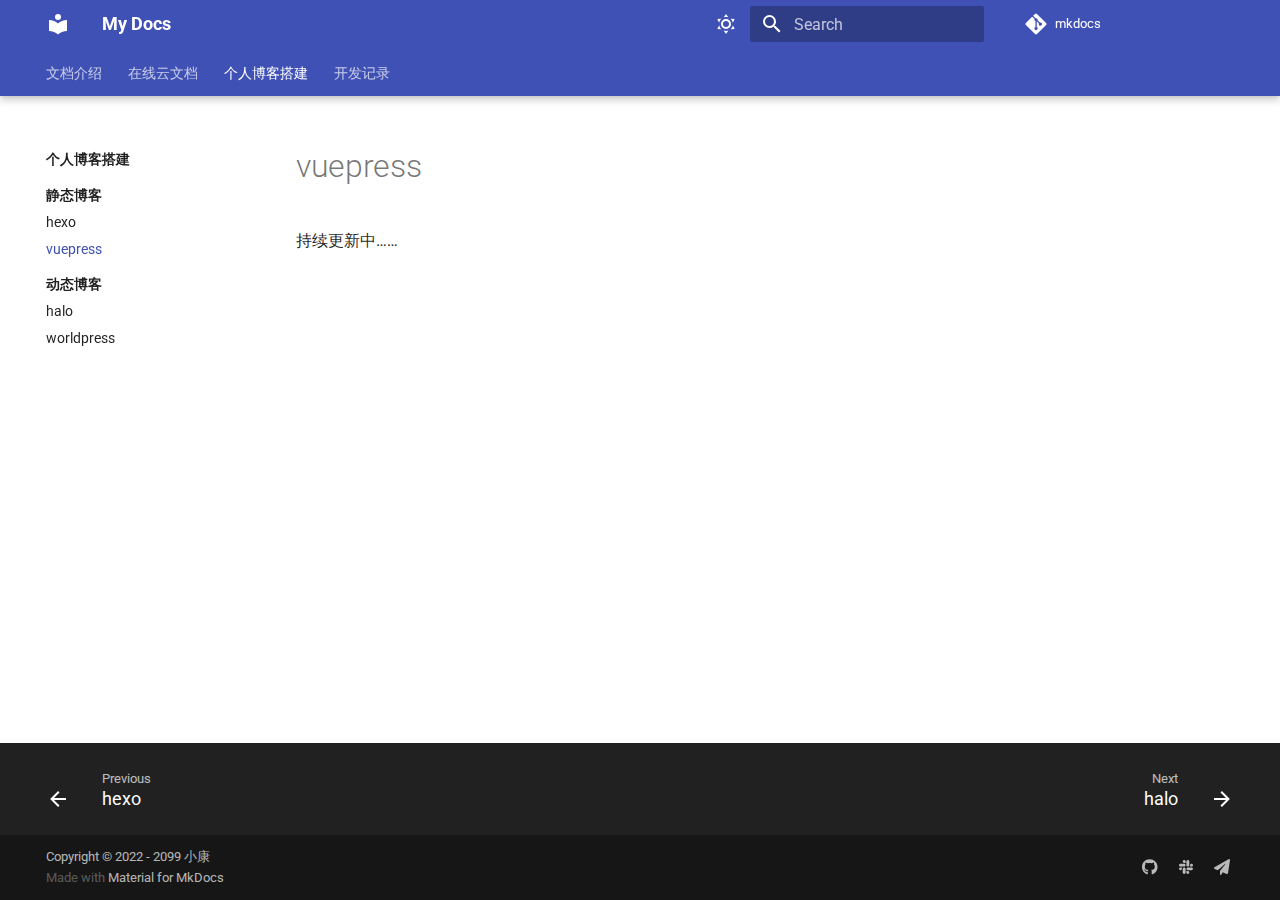
<file: vuepress/index.html>
<!doctype html>
<html lang="en" class="no-js">
  <head>
    
      <meta charset="utf-8">
      <meta name="viewport" content="width=device-width,initial-scale=1">
      
        <meta name="description" content="在线云文档">
      
      
        <meta name="author" content="小康">
      
      
        <link rel="canonical" href="https://mkdocs.codeslive.top/vuepress/">
      
      <link rel="icon" href="../assets/images/favicon.png">
      <meta name="generator" content="mkdocs-1.4.2, mkdocs-material-8.5.8">
    
    
      
        <title>vuepress - My Docs</title>
      
    
    
      <link rel="stylesheet" href="../assets/stylesheets/main.20d9efc8.min.css">
      
        
        <link rel="stylesheet" href="../assets/stylesheets/palette.815d1a91.min.css">
        
      
      

    
    
    
      
        
        
        <link rel="preconnect" href="https://fonts.gstatic.com" crossorigin>
        <link rel="stylesheet" href="https://fonts.googleapis.com/css?family=Roboto:300,300i,400,400i,700,700i%7CRoboto+Mono:400,400i,700,700i&display=fallback">
        <style>:root{--md-text-font:"Roboto";--md-code-font:"Roboto Mono"}</style>
      
    
    
      <link rel="stylesheet" href="//cdn.staticaly.com/gh/codeslive/cdn@main/css/imageszoom.css">
    
    <script>__md_scope=new URL("..",location),__md_hash=e=>[...e].reduce((e,_)=>(e<<5)-e+_.charCodeAt(0),0),__md_get=(e,_=localStorage,t=__md_scope)=>JSON.parse(_.getItem(t.pathname+"."+e)),__md_set=(e,_,t=localStorage,a=__md_scope)=>{try{t.setItem(a.pathname+"."+e,JSON.stringify(_))}catch(e){}}</script>
    
      

    
    
    
  </head>
  
  
    
    
      
    
    
    
    
    <body dir="ltr" data-md-color-scheme="default" data-md-color-primary="" data-md-color-accent="">
  
    
    
      <script>var palette=__md_get("__palette");if(palette&&"object"==typeof palette.color)for(var key of Object.keys(palette.color))document.body.setAttribute("data-md-color-"+key,palette.color[key])</script>
    
    <input class="md-toggle" data-md-toggle="drawer" type="checkbox" id="__drawer" autocomplete="off">
    <input class="md-toggle" data-md-toggle="search" type="checkbox" id="__search" autocomplete="off">
    <label class="md-overlay" for="__drawer"></label>
    <div data-md-component="skip">
      
    </div>
    <div data-md-component="announce">
      
    </div>
    
    
      

  

<header class="md-header md-header--lifted" data-md-component="header">
  <nav class="md-header__inner md-grid" aria-label="Header">
    <a href=".." title="My Docs" class="md-header__button md-logo" aria-label="My Docs" data-md-component="logo">
      
  
  <svg xmlns="http://www.w3.org/2000/svg" viewBox="0 0 24 24"><path d="M12 8a3 3 0 0 0 3-3 3 3 0 0 0-3-3 3 3 0 0 0-3 3 3 3 0 0 0 3 3m0 3.54C9.64 9.35 6.5 8 3 8v11c3.5 0 6.64 1.35 9 3.54 2.36-2.19 5.5-3.54 9-3.54V8c-3.5 0-6.64 1.35-9 3.54Z"/></svg>

    </a>
    <label class="md-header__button md-icon" for="__drawer">
      <svg xmlns="http://www.w3.org/2000/svg" viewBox="0 0 24 24"><path d="M3 6h18v2H3V6m0 5h18v2H3v-2m0 5h18v2H3v-2Z"/></svg>
    </label>
    <div class="md-header__title" data-md-component="header-title">
      <div class="md-header__ellipsis">
        <div class="md-header__topic">
          <span class="md-ellipsis">
            My Docs
          </span>
        </div>
        <div class="md-header__topic" data-md-component="header-topic">
          <span class="md-ellipsis">
            
              vuepress
            
          </span>
        </div>
      </div>
    </div>
    
      <form class="md-header__option" data-md-component="palette">
        
          
          
          <input class="md-option" data-md-color-media="(prefers-color-scheme: light)" data-md-color-scheme="default" data-md-color-primary="" data-md-color-accent=""  aria-label="Switch to dark mode"  type="radio" name="__palette" id="__palette_1">
          
            <label class="md-header__button md-icon" title="Switch to dark mode" for="__palette_2" hidden>
              <svg xmlns="http://www.w3.org/2000/svg" viewBox="0 0 24 24"><path d="M12 7a5 5 0 0 1 5 5 5 5 0 0 1-5 5 5 5 0 0 1-5-5 5 5 0 0 1 5-5m0 2a3 3 0 0 0-3 3 3 3 0 0 0 3 3 3 3 0 0 0 3-3 3 3 0 0 0-3-3m0-7 2.39 3.42C13.65 5.15 12.84 5 12 5c-.84 0-1.65.15-2.39.42L12 2M3.34 7l4.16-.35A7.2 7.2 0 0 0 5.94 8.5c-.44.74-.69 1.5-.83 2.29L3.34 7m.02 10 1.76-3.77a7.131 7.131 0 0 0 2.38 4.14L3.36 17M20.65 7l-1.77 3.79a7.023 7.023 0 0 0-2.38-4.15l4.15.36m-.01 10-4.14.36c.59-.51 1.12-1.14 1.54-1.86.42-.73.69-1.5.83-2.29L20.64 17M12 22l-2.41-3.44c.74.27 1.55.44 2.41.44.82 0 1.63-.17 2.37-.44L12 22Z"/></svg>
            </label>
          
        
          
          
          <input class="md-option" data-md-color-media="(prefers-color-scheme: dark)" data-md-color-scheme="slate" data-md-color-primary="teal" data-md-color-accent=""  aria-label="Switch to light mode"  type="radio" name="__palette" id="__palette_2">
          
            <label class="md-header__button md-icon" title="Switch to light mode" for="__palette_1" hidden>
              <svg xmlns="http://www.w3.org/2000/svg" viewBox="0 0 24 24"><path d="m17.75 4.09-2.53 1.94.91 3.06-2.63-1.81-2.63 1.81.91-3.06-2.53-1.94L12.44 4l1.06-3 1.06 3 3.19.09m3.5 6.91-1.64 1.25.59 1.98-1.7-1.17-1.7 1.17.59-1.98L15.75 11l2.06-.05L18.5 9l.69 1.95 2.06.05m-2.28 4.95c.83-.08 1.72 1.1 1.19 1.85-.32.45-.66.87-1.08 1.27C15.17 23 8.84 23 4.94 19.07c-3.91-3.9-3.91-10.24 0-14.14.4-.4.82-.76 1.27-1.08.75-.53 1.93.36 1.85 1.19-.27 2.86.69 5.83 2.89 8.02a9.96 9.96 0 0 0 8.02 2.89m-1.64 2.02a12.08 12.08 0 0 1-7.8-3.47c-2.17-2.19-3.33-5-3.49-7.82-2.81 3.14-2.7 7.96.31 10.98 3.02 3.01 7.84 3.12 10.98.31Z"/></svg>
            </label>
          
        
      </form>
    
    
    
      <label class="md-header__button md-icon" for="__search">
        <svg xmlns="http://www.w3.org/2000/svg" viewBox="0 0 24 24"><path d="M9.5 3A6.5 6.5 0 0 1 16 9.5c0 1.61-.59 3.09-1.56 4.23l.27.27h.79l5 5-1.5 1.5-5-5v-.79l-.27-.27A6.516 6.516 0 0 1 9.5 16 6.5 6.5 0 0 1 3 9.5 6.5 6.5 0 0 1 9.5 3m0 2C7 5 5 7 5 9.5S7 14 9.5 14 14 12 14 9.5 12 5 9.5 5Z"/></svg>
      </label>
      <div class="md-search" data-md-component="search" role="dialog">
  <label class="md-search__overlay" for="__search"></label>
  <div class="md-search__inner" role="search">
    <form class="md-search__form" name="search">
      <input type="text" class="md-search__input" name="query" aria-label="Search" placeholder="Search" autocapitalize="off" autocorrect="off" autocomplete="off" spellcheck="false" data-md-component="search-query" required>
      <label class="md-search__icon md-icon" for="__search">
        <svg xmlns="http://www.w3.org/2000/svg" viewBox="0 0 24 24"><path d="M9.5 3A6.5 6.5 0 0 1 16 9.5c0 1.61-.59 3.09-1.56 4.23l.27.27h.79l5 5-1.5 1.5-5-5v-.79l-.27-.27A6.516 6.516 0 0 1 9.5 16 6.5 6.5 0 0 1 3 9.5 6.5 6.5 0 0 1 9.5 3m0 2C7 5 5 7 5 9.5S7 14 9.5 14 14 12 14 9.5 12 5 9.5 5Z"/></svg>
        <svg xmlns="http://www.w3.org/2000/svg" viewBox="0 0 24 24"><path d="M20 11v2H8l5.5 5.5-1.42 1.42L4.16 12l7.92-7.92L13.5 5.5 8 11h12Z"/></svg>
      </label>
      <nav class="md-search__options" aria-label="Search">
        
          <a href="javascript:void(0)" class="md-search__icon md-icon" title="Share" aria-label="Share" data-clipboard data-clipboard-text="" data-md-component="search-share" tabindex="-1">
            <svg xmlns="http://www.w3.org/2000/svg" viewBox="0 0 24 24"><path d="M18 16.08c-.76 0-1.44.3-1.96.77L8.91 12.7c.05-.23.09-.46.09-.7 0-.24-.04-.47-.09-.7l7.05-4.11c.54.5 1.25.81 2.04.81a3 3 0 0 0 3-3 3 3 0 0 0-3-3 3 3 0 0 0-3 3c0 .24.04.47.09.7L8.04 9.81C7.5 9.31 6.79 9 6 9a3 3 0 0 0-3 3 3 3 0 0 0 3 3c.79 0 1.5-.31 2.04-.81l7.12 4.15c-.05.21-.08.43-.08.66 0 1.61 1.31 2.91 2.92 2.91 1.61 0 2.92-1.3 2.92-2.91A2.92 2.92 0 0 0 18 16.08Z"/></svg>
          </a>
        
        <button type="reset" class="md-search__icon md-icon" title="Clear" aria-label="Clear" tabindex="-1">
          <svg xmlns="http://www.w3.org/2000/svg" viewBox="0 0 24 24"><path d="M19 6.41 17.59 5 12 10.59 6.41 5 5 6.41 10.59 12 5 17.59 6.41 19 12 13.41 17.59 19 19 17.59 13.41 12 19 6.41Z"/></svg>
        </button>
      </nav>
      
        <div class="md-search__suggest" data-md-component="search-suggest"></div>
      
    </form>
    <div class="md-search__output">
      <div class="md-search__scrollwrap" data-md-scrollfix>
        <div class="md-search-result" data-md-component="search-result">
          <div class="md-search-result__meta">
            Initializing search
          </div>
          <ol class="md-search-result__list"></ol>
        </div>
      </div>
    </div>
  </div>
</div>
    
    
      <div class="md-header__source">
        <a href="https://github.com/codeslive/mkdocs" title="Go to repository" class="md-source" data-md-component="source">
  <div class="md-source__icon md-icon">
    
    <svg xmlns="http://www.w3.org/2000/svg" viewBox="0 0 448 512"><!--! Font Awesome Free 6.2.0 by @fontawesome - https://fontawesome.com License - https://fontawesome.com/license/free (Icons: CC BY 4.0, Fonts: SIL OFL 1.1, Code: MIT License) Copyright 2022 Fonticons, Inc.--><path d="M439.55 236.05 244 40.45a28.87 28.87 0 0 0-40.81 0l-40.66 40.63 51.52 51.52c27.06-9.14 52.68 16.77 43.39 43.68l49.66 49.66c34.23-11.8 61.18 31 35.47 56.69-26.49 26.49-70.21-2.87-56-37.34L240.22 199v121.85c25.3 12.54 22.26 41.85 9.08 55a34.34 34.34 0 0 1-48.55 0c-17.57-17.6-11.07-46.91 11.25-56v-123c-20.8-8.51-24.6-30.74-18.64-45L142.57 101 8.45 235.14a28.86 28.86 0 0 0 0 40.81l195.61 195.6a28.86 28.86 0 0 0 40.8 0l194.69-194.69a28.86 28.86 0 0 0 0-40.81z"/></svg>
  </div>
  <div class="md-source__repository">
    mkdocs
  </div>
</a>
      </div>
    
  </nav>
  
    
      
<nav class="md-tabs" aria-label="Tabs" data-md-component="tabs">
  <div class="md-tabs__inner md-grid">
    <ul class="md-tabs__list">
      
        
  
  


  <li class="md-tabs__item">
    <a href=".." class="md-tabs__link">
      文档介绍
    </a>
  </li>

      
        
  
  


  
  
  
    

  
  
  
    <li class="md-tabs__item">
      <a href="../mkdocs/" class="md-tabs__link">
        在线云文档
      </a>
    </li>
  

  

      
        
  
  
    
  


  
  
  
    

  
  
  
    <li class="md-tabs__item">
      <a href="../hexo/" class="md-tabs__link md-tabs__link--active">
        个人博客搭建
      </a>
    </li>
  

  

      
        
  
  


  <li class="md-tabs__item">
    <a href="../record/" class="md-tabs__link">
      开发记录
    </a>
  </li>

      
    </ul>
  </div>
</nav>
    
  
</header>
    
    <div class="md-container" data-md-component="container">
      
      
        
      
      <main class="md-main" data-md-component="main">
        <div class="md-main__inner md-grid">
          
            
              
              <div class="md-sidebar md-sidebar--primary" data-md-component="sidebar" data-md-type="navigation" >
                <div class="md-sidebar__scrollwrap">
                  <div class="md-sidebar__inner">
                    

  


  

<nav class="md-nav md-nav--primary md-nav--lifted md-nav--integrated" aria-label="Navigation" data-md-level="0">
  <label class="md-nav__title" for="__drawer">
    <a href=".." title="My Docs" class="md-nav__button md-logo" aria-label="My Docs" data-md-component="logo">
      
  
  <svg xmlns="http://www.w3.org/2000/svg" viewBox="0 0 24 24"><path d="M12 8a3 3 0 0 0 3-3 3 3 0 0 0-3-3 3 3 0 0 0-3 3 3 3 0 0 0 3 3m0 3.54C9.64 9.35 6.5 8 3 8v11c3.5 0 6.64 1.35 9 3.54 2.36-2.19 5.5-3.54 9-3.54V8c-3.5 0-6.64 1.35-9 3.54Z"/></svg>

    </a>
    My Docs
  </label>
  
    <div class="md-nav__source">
      <a href="https://github.com/codeslive/mkdocs" title="Go to repository" class="md-source" data-md-component="source">
  <div class="md-source__icon md-icon">
    
    <svg xmlns="http://www.w3.org/2000/svg" viewBox="0 0 448 512"><!--! Font Awesome Free 6.2.0 by @fontawesome - https://fontawesome.com License - https://fontawesome.com/license/free (Icons: CC BY 4.0, Fonts: SIL OFL 1.1, Code: MIT License) Copyright 2022 Fonticons, Inc.--><path d="M439.55 236.05 244 40.45a28.87 28.87 0 0 0-40.81 0l-40.66 40.63 51.52 51.52c27.06-9.14 52.68 16.77 43.39 43.68l49.66 49.66c34.23-11.8 61.18 31 35.47 56.69-26.49 26.49-70.21-2.87-56-37.34L240.22 199v121.85c25.3 12.54 22.26 41.85 9.08 55a34.34 34.34 0 0 1-48.55 0c-17.57-17.6-11.07-46.91 11.25-56v-123c-20.8-8.51-24.6-30.74-18.64-45L142.57 101 8.45 235.14a28.86 28.86 0 0 0 0 40.81l195.61 195.6a28.86 28.86 0 0 0 40.8 0l194.69-194.69a28.86 28.86 0 0 0 0-40.81z"/></svg>
  </div>
  <div class="md-source__repository">
    mkdocs
  </div>
</a>
    </div>
  
  <ul class="md-nav__list" data-md-scrollfix>
    
      
      
      

  
  
  
    <li class="md-nav__item">
      <a href=".." class="md-nav__link">
        文档介绍
      </a>
    </li>
  

    
      
      
      

  
  
  
    
    <li class="md-nav__item md-nav__item--nested">
      
      
        <input class="md-nav__toggle md-toggle md-toggle--indeterminate" data-md-toggle="__nav_2" type="checkbox" id="__nav_2" checked>
      
      
      
        
          
        
          
        
      
      
        <label class="md-nav__link" for="__nav_2">
          在线云文档
          <span class="md-nav__icon md-icon"></span>
        </label>
      
      <nav class="md-nav" aria-label="在线云文档" data-md-level="1">
        <label class="md-nav__title" for="__nav_2">
          <span class="md-nav__icon md-icon"></span>
          在线云文档
        </label>
        <ul class="md-nav__list" data-md-scrollfix>
          
            
              
  
  
  
    
      
    
    <li class="md-nav__item md-nav__item--section md-nav__item--nested">
      
      
        <input class="md-nav__toggle md-toggle md-toggle--indeterminate" data-md-toggle="__nav_2_1" type="checkbox" id="__nav_2_1" checked>
      
      
      
        
          
        
          
        
      
      
        <label class="md-nav__link" for="__nav_2_1">
          静态云文档
          <span class="md-nav__icon md-icon"></span>
        </label>
      
      <nav class="md-nav" aria-label="静态云文档" data-md-level="2">
        <label class="md-nav__title" for="__nav_2_1">
          <span class="md-nav__icon md-icon"></span>
          静态云文档
        </label>
        <ul class="md-nav__list" data-md-scrollfix>
          
            
              
  
  
  
    <li class="md-nav__item">
      <a href="../mkdocs/" class="md-nav__link">
        mkdoc
      </a>
    </li>
  

            
          
            
              
  
  
  
    <li class="md-nav__item">
      <a href="../docsify/" class="md-nav__link">
        docsify
      </a>
    </li>
  

            
          
        </ul>
      </nav>
    </li>
  

            
          
            
              
  
  
  
    
      
    
    <li class="md-nav__item md-nav__item--section md-nav__item--nested">
      
      
        <input class="md-nav__toggle md-toggle md-toggle--indeterminate" data-md-toggle="__nav_2_2" type="checkbox" id="__nav_2_2" checked>
      
      
      
        
          
        
          
        
          
        
      
      
        <label class="md-nav__link" for="__nav_2_2">
          动态云文档
          <span class="md-nav__icon md-icon"></span>
        </label>
      
      <nav class="md-nav" aria-label="动态云文档" data-md-level="2">
        <label class="md-nav__title" for="__nav_2_2">
          <span class="md-nav__icon md-icon"></span>
          动态云文档
        </label>
        <ul class="md-nav__list" data-md-scrollfix>
          
            
              
  
  
  
    <li class="md-nav__item">
      <a href="../leanote/" class="md-nav__link">
        leanote
      </a>
    </li>
  

            
          
            
              
  
  
  
    <li class="md-nav__item">
      <a href="../mrdoc/" class="md-nav__link">
        mrdoc
      </a>
    </li>
  

            
          
            
              
  
  
  
    <li class="md-nav__item">
      <a href="../showdoc/" class="md-nav__link">
        showdoc
      </a>
    </li>
  

            
          
        </ul>
      </nav>
    </li>
  

            
          
        </ul>
      </nav>
    </li>
  

    
      
      
      

  
  
    
  
  
    
    <li class="md-nav__item md-nav__item--active md-nav__item--nested">
      
      
        <input class="md-nav__toggle md-toggle" data-md-toggle="__nav_3" type="checkbox" id="__nav_3" checked>
      
      
      
        
          
        
          
        
      
      
        <label class="md-nav__link" for="__nav_3">
          个人博客搭建
          <span class="md-nav__icon md-icon"></span>
        </label>
      
      <nav class="md-nav" aria-label="个人博客搭建" data-md-level="1">
        <label class="md-nav__title" for="__nav_3">
          <span class="md-nav__icon md-icon"></span>
          个人博客搭建
        </label>
        <ul class="md-nav__list" data-md-scrollfix>
          
            
              
  
  
    
  
  
    
      
    
    <li class="md-nav__item md-nav__item--active md-nav__item--section md-nav__item--nested">
      
      
        <input class="md-nav__toggle md-toggle" data-md-toggle="__nav_3_1" type="checkbox" id="__nav_3_1" checked>
      
      
      
        
          
        
          
        
      
      
        <label class="md-nav__link" for="__nav_3_1">
          静态博客
          <span class="md-nav__icon md-icon"></span>
        </label>
      
      <nav class="md-nav" aria-label="静态博客" data-md-level="2">
        <label class="md-nav__title" for="__nav_3_1">
          <span class="md-nav__icon md-icon"></span>
          静态博客
        </label>
        <ul class="md-nav__list" data-md-scrollfix>
          
            
              
  
  
  
    <li class="md-nav__item">
      <a href="../hexo/" class="md-nav__link">
        hexo
      </a>
    </li>
  

            
          
            
              
  
  
    
  
  
    <li class="md-nav__item md-nav__item--active">
      
      <input class="md-nav__toggle md-toggle" data-md-toggle="toc" type="checkbox" id="__toc">
      
      
      
      <a href="./" class="md-nav__link md-nav__link--active">
        vuepress
      </a>
      
    </li>
  

            
          
        </ul>
      </nav>
    </li>
  

            
          
            
              
  
  
  
    
      
    
    <li class="md-nav__item md-nav__item--section md-nav__item--nested">
      
      
        <input class="md-nav__toggle md-toggle md-toggle--indeterminate" data-md-toggle="__nav_3_2" type="checkbox" id="__nav_3_2" checked>
      
      
      
        
          
        
          
        
      
      
        <label class="md-nav__link" for="__nav_3_2">
          动态博客
          <span class="md-nav__icon md-icon"></span>
        </label>
      
      <nav class="md-nav" aria-label="动态博客" data-md-level="2">
        <label class="md-nav__title" for="__nav_3_2">
          <span class="md-nav__icon md-icon"></span>
          动态博客
        </label>
        <ul class="md-nav__list" data-md-scrollfix>
          
            
              
  
  
  
    <li class="md-nav__item">
      <a href="../halo/" class="md-nav__link">
        halo
      </a>
    </li>
  

            
          
            
              
  
  
  
    <li class="md-nav__item">
      <a href="../worldpress/" class="md-nav__link">
        worldpress
      </a>
    </li>
  

            
          
        </ul>
      </nav>
    </li>
  

            
          
        </ul>
      </nav>
    </li>
  

    
      
      
      

  
  
  
    <li class="md-nav__item">
      <a href="../record/" class="md-nav__link">
        开发记录
      </a>
    </li>
  

    
  </ul>
</nav>
                  </div>
                </div>
              </div>
            
            
          
          
            <div class="md-content" data-md-component="content">
              <article class="md-content__inner md-typeset">
                
                  


  <h1>vuepress</h1>

<p>持续更新中……</p>





                
              </article>
            </div>
          
          
        </div>
        
          <a href="#" class="md-top md-icon" data-md-component="top" hidden>
            <svg xmlns="http://www.w3.org/2000/svg" viewBox="0 0 24 24"><path d="M13 20h-2V8l-5.5 5.5-1.42-1.42L12 4.16l7.92 7.92-1.42 1.42L13 8v12Z"/></svg>
            Back to top
          </a>
        
      </main>
      
        <footer class="md-footer">
  
    
    <nav class="md-footer__inner md-grid" aria-label="Footer" >
      
        
        <a href="../hexo/" class="md-footer__link md-footer__link--prev" aria-label="Previous: hexo" rel="prev">
          <div class="md-footer__button md-icon">
            <svg xmlns="http://www.w3.org/2000/svg" viewBox="0 0 24 24"><path d="M20 11v2H8l5.5 5.5-1.42 1.42L4.16 12l7.92-7.92L13.5 5.5 8 11h12Z"/></svg>
          </div>
          <div class="md-footer__title">
            <div class="md-ellipsis">
              <span class="md-footer__direction">
                Previous
              </span>
              hexo
            </div>
          </div>
        </a>
      
      
        
        <a href="../halo/" class="md-footer__link md-footer__link--next" aria-label="Next: halo" rel="next">
          <div class="md-footer__title">
            <div class="md-ellipsis">
              <span class="md-footer__direction">
                Next
              </span>
              halo
            </div>
          </div>
          <div class="md-footer__button md-icon">
            <svg xmlns="http://www.w3.org/2000/svg" viewBox="0 0 24 24"><path d="M4 11v2h12l-5.5 5.5 1.42 1.42L19.84 12l-7.92-7.92L10.5 5.5 16 11H4Z"/></svg>
          </div>
        </a>
      
    </nav>
  
  <div class="md-footer-meta md-typeset">
    <div class="md-footer-meta__inner md-grid">
      <div class="md-copyright">
  
    <div class="md-copyright__highlight">
      Copyright &copy; 2022 - 2099 小康
    </div>
  
  
    Made with
    <a href="https://squidfunk.github.io/mkdocs-material/" target="_blank" rel="noopener">
      Material for MkDocs
    </a>
  
</div>
      
        <div class="md-social">
  
    
    
    <a href="https://github.com/codeslive" target="_blank" rel="noopener" title="github" class="md-social__link">
      <svg xmlns="http://www.w3.org/2000/svg" viewBox="0 0 496 512"><!--! Font Awesome Free 6.2.0 by @fontawesome - https://fontawesome.com License - https://fontawesome.com/license/free (Icons: CC BY 4.0, Fonts: SIL OFL 1.1, Code: MIT License) Copyright 2022 Fonticons, Inc.--><path d="M165.9 397.4c0 2-2.3 3.6-5.2 3.6-3.3.3-5.6-1.3-5.6-3.6 0-2 2.3-3.6 5.2-3.6 3-.3 5.6 1.3 5.6 3.6zm-31.1-4.5c-.7 2 1.3 4.3 4.3 4.9 2.6 1 5.6 0 6.2-2s-1.3-4.3-4.3-5.2c-2.6-.7-5.5.3-6.2 2.3zm44.2-1.7c-2.9.7-4.9 2.6-4.6 4.9.3 2 2.9 3.3 5.9 2.6 2.9-.7 4.9-2.6 4.6-4.6-.3-1.9-3-3.2-5.9-2.9zM244.8 8C106.1 8 0 113.3 0 252c0 110.9 69.8 205.8 169.5 239.2 12.8 2.3 17.3-5.6 17.3-12.1 0-6.2-.3-40.4-.3-61.4 0 0-70 15-84.7-29.8 0 0-11.4-29.1-27.8-36.6 0 0-22.9-15.7 1.6-15.4 0 0 24.9 2 38.6 25.8 21.9 38.6 58.6 27.5 72.9 20.9 2.3-16 8.8-27.1 16-33.7-55.9-6.2-112.3-14.3-112.3-110.5 0-27.5 7.6-41.3 23.6-58.9-2.6-6.5-11.1-33.3 2.6-67.9 20.9-6.5 69 27 69 27 20-5.6 41.5-8.5 62.8-8.5s42.8 2.9 62.8 8.5c0 0 48.1-33.6 69-27 13.7 34.7 5.2 61.4 2.6 67.9 16 17.7 25.8 31.5 25.8 58.9 0 96.5-58.9 104.2-114.8 110.5 9.2 7.9 17 22.9 17 46.4 0 33.7-.3 75.4-.3 83.6 0 6.5 4.6 14.4 17.3 12.1C428.2 457.8 496 362.9 496 252 496 113.3 383.5 8 244.8 8zM97.2 352.9c-1.3 1-1 3.3.7 5.2 1.6 1.6 3.9 2.3 5.2 1 1.3-1 1-3.3-.7-5.2-1.6-1.6-3.9-2.3-5.2-1zm-10.8-8.1c-.7 1.3.3 2.9 2.3 3.9 1.6 1 3.6.7 4.3-.7.7-1.3-.3-2.9-2.3-3.9-2-.6-3.6-.3-4.3.7zm32.4 35.6c-1.6 1.3-1 4.3 1.3 6.2 2.3 2.3 5.2 2.6 6.5 1 1.3-1.3.7-4.3-1.3-6.2-2.2-2.3-5.2-2.6-6.5-1zm-11.4-14.7c-1.6 1-1.6 3.6 0 5.9 1.6 2.3 4.3 3.3 5.6 2.3 1.6-1.3 1.6-3.9 0-6.2-1.4-2.3-4-3.3-5.6-2z"/></svg>
    </a>
  
    
    
    <a href="https://codeslive.github.io" target="_blank" rel="noopener" title="myblog" class="md-social__link">
      <svg xmlns="http://www.w3.org/2000/svg" viewBox="0 0 448 512"><!--! Font Awesome Free 6.2.0 by @fontawesome - https://fontawesome.com License - https://fontawesome.com/license/free (Icons: CC BY 4.0, Fonts: SIL OFL 1.1, Code: MIT License) Copyright 2022 Fonticons, Inc.--><path d="M94.12 315.1c0 25.9-21.16 47.06-47.06 47.06S0 341 0 315.1c0-25.9 21.16-47.06 47.06-47.06h47.06v47.06zm23.72 0c0-25.9 21.16-47.06 47.06-47.06s47.06 21.16 47.06 47.06v117.84c0 25.9-21.16 47.06-47.06 47.06s-47.06-21.16-47.06-47.06V315.1zm47.06-188.98c-25.9 0-47.06-21.16-47.06-47.06S139 32 164.9 32s47.06 21.16 47.06 47.06v47.06H164.9zm0 23.72c25.9 0 47.06 21.16 47.06 47.06s-21.16 47.06-47.06 47.06H47.06C21.16 243.96 0 222.8 0 196.9s21.16-47.06 47.06-47.06H164.9zm188.98 47.06c0-25.9 21.16-47.06 47.06-47.06 25.9 0 47.06 21.16 47.06 47.06s-21.16 47.06-47.06 47.06h-47.06V196.9zm-23.72 0c0 25.9-21.16 47.06-47.06 47.06-25.9 0-47.06-21.16-47.06-47.06V79.06c0-25.9 21.16-47.06 47.06-47.06 25.9 0 47.06 21.16 47.06 47.06V196.9zM283.1 385.88c25.9 0 47.06 21.16 47.06 47.06 0 25.9-21.16 47.06-47.06 47.06-25.9 0-47.06-21.16-47.06-47.06v-47.06h47.06zm0-23.72c-25.9 0-47.06-21.16-47.06-47.06 0-25.9 21.16-47.06 47.06-47.06h117.84c25.9 0 47.06 21.16 47.06 47.06 0 25.9-21.16 47.06-47.06 47.06H283.1z"/></svg>
    </a>
  
    
    
    <a href="2783779285@qq.com" target="_blank" rel="noopener" title="邮箱地址" class="md-social__link">
      <svg xmlns="http://www.w3.org/2000/svg" viewBox="0 0 512 512"><!--! Font Awesome Free 6.2.0 by @fontawesome - https://fontawesome.com License - https://fontawesome.com/license/free (Icons: CC BY 4.0, Fonts: SIL OFL 1.1, Code: MIT License) Copyright 2022 Fonticons, Inc.--><path d="M498.1 5.6c10.1 7 15.4 19.1 13.5 31.2l-64 416c-1.5 9.7-7.4 18.2-16 23s-18.9 5.4-28 1.6l-126.3-52.5-40.1 74.5c-5.2 9.7-16.3 14.6-27 11.9S192 499 192 488v-96c0-5.3 1.8-10.5 5.1-14.7l165.3-212.6c2.5-7.1-6.5-14.3-13-8.4l-179 161.9-32 28.9c-9.2 8.3-22.3 10.6-33.8 5.8l-85-35.4C8.4 312.8.8 302.2.1 290s5.5-23.7 16.1-29.8l448-256c10.7-6.1 23.9-5.5 34 1.4z"/></svg>
    </a>
  
</div>
      
    </div>
  </div>
</footer>
      
    </div>
    <div class="md-dialog" data-md-component="dialog">
      <div class="md-dialog__inner md-typeset"></div>
    </div>
    
    <script id="__config" type="application/json">{"base": "..", "features": ["navigation.tracking", "navigation.tabs", "navigation.tabs.sticky", "navigation.sections", "navigation.expand", "navigation.indexes", "toc.integrate", "toc.integrate", "navigation.top", "header.autohide", "search.share", "search.suggest", "search.highlight"], "search": "../assets/javascripts/workers/search.16e2a7d4.min.js", "translations": {"clipboard.copied": "Copied to clipboard", "clipboard.copy": "Copy to clipboard", "search.config.lang": "en", "search.config.pipeline": "trimmer, stopWordFilter", "search.config.separator": "[\\s\\-]+", "search.placeholder": "Search", "search.result.more.one": "1 more on this page", "search.result.more.other": "# more on this page", "search.result.none": "No matching documents", "search.result.one": "1 matching document", "search.result.other": "# matching documents", "search.result.placeholder": "Type to start searching", "search.result.term.missing": "Missing", "select.version.title": "Select version"}}</script>
    
    
      <script src="../assets/javascripts/bundle.d6c3db9e.min.js"></script>
      
        <script src="//cdn.staticaly.com/gh/codeslive/cdn@main/js/busuanzi.pure.mini.js"></script>
      
        <script src="//cdn.staticaly.com/gh/codeslive/cdn@main/js/imageszoom.js"></script>
      
    
  </body>
</html>
</file>
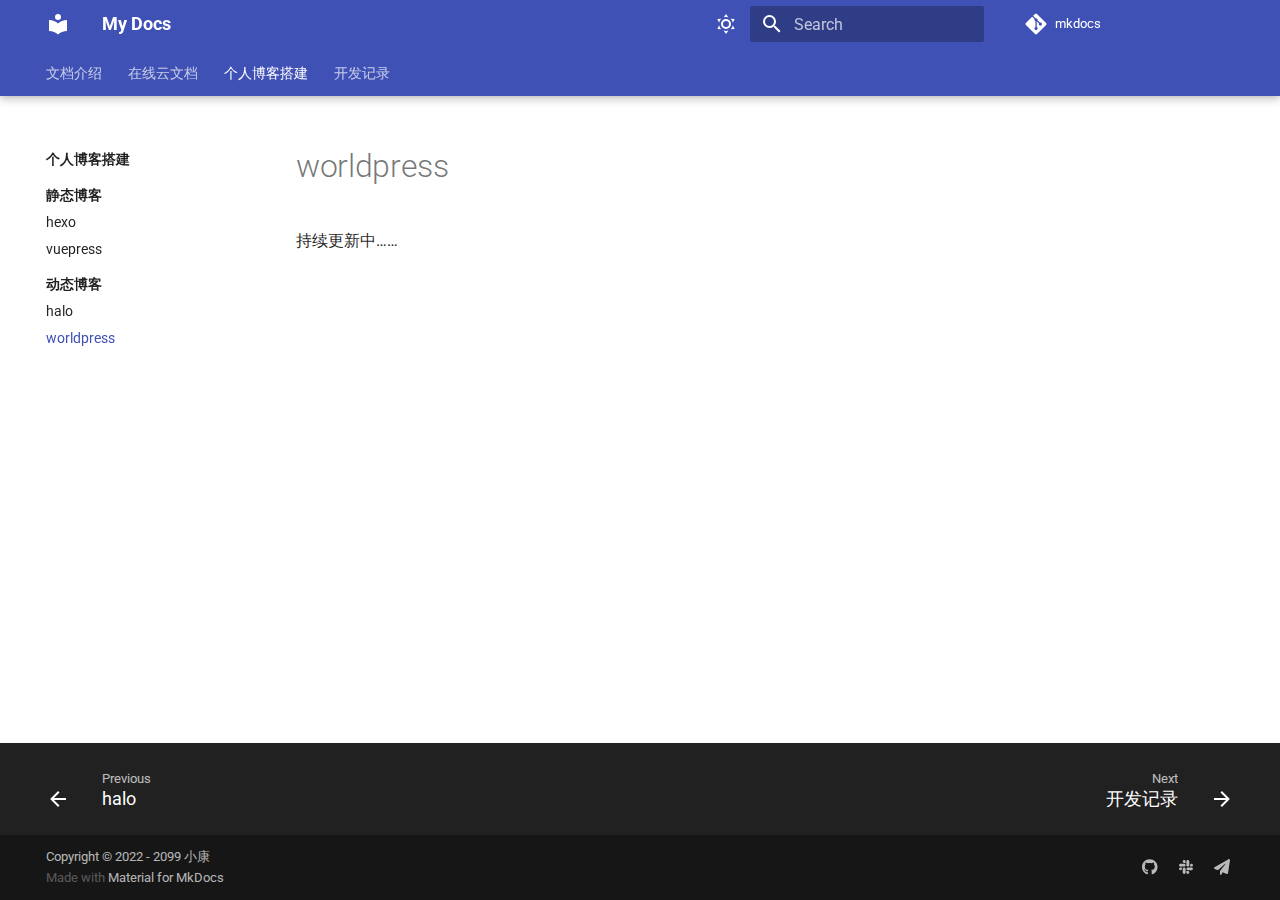
<file: worldpress/index.html>
<!doctype html>
<html lang="en" class="no-js">
  <head>
    
      <meta charset="utf-8">
      <meta name="viewport" content="width=device-width,initial-scale=1">
      
        <meta name="description" content="在线云文档">
      
      
        <meta name="author" content="小康">
      
      
        <link rel="canonical" href="https://mkdocs.codeslive.top/worldpress/">
      
      <link rel="icon" href="../assets/images/favicon.png">
      <meta name="generator" content="mkdocs-1.4.2, mkdocs-material-8.5.8">
    
    
      
        <title>worldpress - My Docs</title>
      
    
    
      <link rel="stylesheet" href="../assets/stylesheets/main.20d9efc8.min.css">
      
        
        <link rel="stylesheet" href="../assets/stylesheets/palette.815d1a91.min.css">
        
      
      

    
    
    
      
        
        
        <link rel="preconnect" href="https://fonts.gstatic.com" crossorigin>
        <link rel="stylesheet" href="https://fonts.googleapis.com/css?family=Roboto:300,300i,400,400i,700,700i%7CRoboto+Mono:400,400i,700,700i&display=fallback">
        <style>:root{--md-text-font:"Roboto";--md-code-font:"Roboto Mono"}</style>
      
    
    
      <link rel="stylesheet" href="//cdn.staticaly.com/gh/codeslive/cdn@main/css/imageszoom.css">
    
    <script>__md_scope=new URL("..",location),__md_hash=e=>[...e].reduce((e,_)=>(e<<5)-e+_.charCodeAt(0),0),__md_get=(e,_=localStorage,t=__md_scope)=>JSON.parse(_.getItem(t.pathname+"."+e)),__md_set=(e,_,t=localStorage,a=__md_scope)=>{try{t.setItem(a.pathname+"."+e,JSON.stringify(_))}catch(e){}}</script>
    
      

    
    
    
  </head>
  
  
    
    
      
    
    
    
    
    <body dir="ltr" data-md-color-scheme="default" data-md-color-primary="" data-md-color-accent="">
  
    
    
      <script>var palette=__md_get("__palette");if(palette&&"object"==typeof palette.color)for(var key of Object.keys(palette.color))document.body.setAttribute("data-md-color-"+key,palette.color[key])</script>
    
    <input class="md-toggle" data-md-toggle="drawer" type="checkbox" id="__drawer" autocomplete="off">
    <input class="md-toggle" data-md-toggle="search" type="checkbox" id="__search" autocomplete="off">
    <label class="md-overlay" for="__drawer"></label>
    <div data-md-component="skip">
      
    </div>
    <div data-md-component="announce">
      
    </div>
    
    
      

  

<header class="md-header md-header--lifted" data-md-component="header">
  <nav class="md-header__inner md-grid" aria-label="Header">
    <a href=".." title="My Docs" class="md-header__button md-logo" aria-label="My Docs" data-md-component="logo">
      
  
  <svg xmlns="http://www.w3.org/2000/svg" viewBox="0 0 24 24"><path d="M12 8a3 3 0 0 0 3-3 3 3 0 0 0-3-3 3 3 0 0 0-3 3 3 3 0 0 0 3 3m0 3.54C9.64 9.35 6.5 8 3 8v11c3.5 0 6.64 1.35 9 3.54 2.36-2.19 5.5-3.54 9-3.54V8c-3.5 0-6.64 1.35-9 3.54Z"/></svg>

    </a>
    <label class="md-header__button md-icon" for="__drawer">
      <svg xmlns="http://www.w3.org/2000/svg" viewBox="0 0 24 24"><path d="M3 6h18v2H3V6m0 5h18v2H3v-2m0 5h18v2H3v-2Z"/></svg>
    </label>
    <div class="md-header__title" data-md-component="header-title">
      <div class="md-header__ellipsis">
        <div class="md-header__topic">
          <span class="md-ellipsis">
            My Docs
          </span>
        </div>
        <div class="md-header__topic" data-md-component="header-topic">
          <span class="md-ellipsis">
            
              worldpress
            
          </span>
        </div>
      </div>
    </div>
    
      <form class="md-header__option" data-md-component="palette">
        
          
          
          <input class="md-option" data-md-color-media="(prefers-color-scheme: light)" data-md-color-scheme="default" data-md-color-primary="" data-md-color-accent=""  aria-label="Switch to dark mode"  type="radio" name="__palette" id="__palette_1">
          
            <label class="md-header__button md-icon" title="Switch to dark mode" for="__palette_2" hidden>
              <svg xmlns="http://www.w3.org/2000/svg" viewBox="0 0 24 24"><path d="M12 7a5 5 0 0 1 5 5 5 5 0 0 1-5 5 5 5 0 0 1-5-5 5 5 0 0 1 5-5m0 2a3 3 0 0 0-3 3 3 3 0 0 0 3 3 3 3 0 0 0 3-3 3 3 0 0 0-3-3m0-7 2.39 3.42C13.65 5.15 12.84 5 12 5c-.84 0-1.65.15-2.39.42L12 2M3.34 7l4.16-.35A7.2 7.2 0 0 0 5.94 8.5c-.44.74-.69 1.5-.83 2.29L3.34 7m.02 10 1.76-3.77a7.131 7.131 0 0 0 2.38 4.14L3.36 17M20.65 7l-1.77 3.79a7.023 7.023 0 0 0-2.38-4.15l4.15.36m-.01 10-4.14.36c.59-.51 1.12-1.14 1.54-1.86.42-.73.69-1.5.83-2.29L20.64 17M12 22l-2.41-3.44c.74.27 1.55.44 2.41.44.82 0 1.63-.17 2.37-.44L12 22Z"/></svg>
            </label>
          
        
          
          
          <input class="md-option" data-md-color-media="(prefers-color-scheme: dark)" data-md-color-scheme="slate" data-md-color-primary="teal" data-md-color-accent=""  aria-label="Switch to light mode"  type="radio" name="__palette" id="__palette_2">
          
            <label class="md-header__button md-icon" title="Switch to light mode" for="__palette_1" hidden>
              <svg xmlns="http://www.w3.org/2000/svg" viewBox="0 0 24 24"><path d="m17.75 4.09-2.53 1.94.91 3.06-2.63-1.81-2.63 1.81.91-3.06-2.53-1.94L12.44 4l1.06-3 1.06 3 3.19.09m3.5 6.91-1.64 1.25.59 1.98-1.7-1.17-1.7 1.17.59-1.98L15.75 11l2.06-.05L18.5 9l.69 1.95 2.06.05m-2.28 4.95c.83-.08 1.72 1.1 1.19 1.85-.32.45-.66.87-1.08 1.27C15.17 23 8.84 23 4.94 19.07c-3.91-3.9-3.91-10.24 0-14.14.4-.4.82-.76 1.27-1.08.75-.53 1.93.36 1.85 1.19-.27 2.86.69 5.83 2.89 8.02a9.96 9.96 0 0 0 8.02 2.89m-1.64 2.02a12.08 12.08 0 0 1-7.8-3.47c-2.17-2.19-3.33-5-3.49-7.82-2.81 3.14-2.7 7.96.31 10.98 3.02 3.01 7.84 3.12 10.98.31Z"/></svg>
            </label>
          
        
      </form>
    
    
    
      <label class="md-header__button md-icon" for="__search">
        <svg xmlns="http://www.w3.org/2000/svg" viewBox="0 0 24 24"><path d="M9.5 3A6.5 6.5 0 0 1 16 9.5c0 1.61-.59 3.09-1.56 4.23l.27.27h.79l5 5-1.5 1.5-5-5v-.79l-.27-.27A6.516 6.516 0 0 1 9.5 16 6.5 6.5 0 0 1 3 9.5 6.5 6.5 0 0 1 9.5 3m0 2C7 5 5 7 5 9.5S7 14 9.5 14 14 12 14 9.5 12 5 9.5 5Z"/></svg>
      </label>
      <div class="md-search" data-md-component="search" role="dialog">
  <label class="md-search__overlay" for="__search"></label>
  <div class="md-search__inner" role="search">
    <form class="md-search__form" name="search">
      <input type="text" class="md-search__input" name="query" aria-label="Search" placeholder="Search" autocapitalize="off" autocorrect="off" autocomplete="off" spellcheck="false" data-md-component="search-query" required>
      <label class="md-search__icon md-icon" for="__search">
        <svg xmlns="http://www.w3.org/2000/svg" viewBox="0 0 24 24"><path d="M9.5 3A6.5 6.5 0 0 1 16 9.5c0 1.61-.59 3.09-1.56 4.23l.27.27h.79l5 5-1.5 1.5-5-5v-.79l-.27-.27A6.516 6.516 0 0 1 9.5 16 6.5 6.5 0 0 1 3 9.5 6.5 6.5 0 0 1 9.5 3m0 2C7 5 5 7 5 9.5S7 14 9.5 14 14 12 14 9.5 12 5 9.5 5Z"/></svg>
        <svg xmlns="http://www.w3.org/2000/svg" viewBox="0 0 24 24"><path d="M20 11v2H8l5.5 5.5-1.42 1.42L4.16 12l7.92-7.92L13.5 5.5 8 11h12Z"/></svg>
      </label>
      <nav class="md-search__options" aria-label="Search">
        
          <a href="javascript:void(0)" class="md-search__icon md-icon" title="Share" aria-label="Share" data-clipboard data-clipboard-text="" data-md-component="search-share" tabindex="-1">
            <svg xmlns="http://www.w3.org/2000/svg" viewBox="0 0 24 24"><path d="M18 16.08c-.76 0-1.44.3-1.96.77L8.91 12.7c.05-.23.09-.46.09-.7 0-.24-.04-.47-.09-.7l7.05-4.11c.54.5 1.25.81 2.04.81a3 3 0 0 0 3-3 3 3 0 0 0-3-3 3 3 0 0 0-3 3c0 .24.04.47.09.7L8.04 9.81C7.5 9.31 6.79 9 6 9a3 3 0 0 0-3 3 3 3 0 0 0 3 3c.79 0 1.5-.31 2.04-.81l7.12 4.15c-.05.21-.08.43-.08.66 0 1.61 1.31 2.91 2.92 2.91 1.61 0 2.92-1.3 2.92-2.91A2.92 2.92 0 0 0 18 16.08Z"/></svg>
          </a>
        
        <button type="reset" class="md-search__icon md-icon" title="Clear" aria-label="Clear" tabindex="-1">
          <svg xmlns="http://www.w3.org/2000/svg" viewBox="0 0 24 24"><path d="M19 6.41 17.59 5 12 10.59 6.41 5 5 6.41 10.59 12 5 17.59 6.41 19 12 13.41 17.59 19 19 17.59 13.41 12 19 6.41Z"/></svg>
        </button>
      </nav>
      
        <div class="md-search__suggest" data-md-component="search-suggest"></div>
      
    </form>
    <div class="md-search__output">
      <div class="md-search__scrollwrap" data-md-scrollfix>
        <div class="md-search-result" data-md-component="search-result">
          <div class="md-search-result__meta">
            Initializing search
          </div>
          <ol class="md-search-result__list"></ol>
        </div>
      </div>
    </div>
  </div>
</div>
    
    
      <div class="md-header__source">
        <a href="https://github.com/codeslive/mkdocs" title="Go to repository" class="md-source" data-md-component="source">
  <div class="md-source__icon md-icon">
    
    <svg xmlns="http://www.w3.org/2000/svg" viewBox="0 0 448 512"><!--! Font Awesome Free 6.2.0 by @fontawesome - https://fontawesome.com License - https://fontawesome.com/license/free (Icons: CC BY 4.0, Fonts: SIL OFL 1.1, Code: MIT License) Copyright 2022 Fonticons, Inc.--><path d="M439.55 236.05 244 40.45a28.87 28.87 0 0 0-40.81 0l-40.66 40.63 51.52 51.52c27.06-9.14 52.68 16.77 43.39 43.68l49.66 49.66c34.23-11.8 61.18 31 35.47 56.69-26.49 26.49-70.21-2.87-56-37.34L240.22 199v121.85c25.3 12.54 22.26 41.85 9.08 55a34.34 34.34 0 0 1-48.55 0c-17.57-17.6-11.07-46.91 11.25-56v-123c-20.8-8.51-24.6-30.74-18.64-45L142.57 101 8.45 235.14a28.86 28.86 0 0 0 0 40.81l195.61 195.6a28.86 28.86 0 0 0 40.8 0l194.69-194.69a28.86 28.86 0 0 0 0-40.81z"/></svg>
  </div>
  <div class="md-source__repository">
    mkdocs
  </div>
</a>
      </div>
    
  </nav>
  
    
      
<nav class="md-tabs" aria-label="Tabs" data-md-component="tabs">
  <div class="md-tabs__inner md-grid">
    <ul class="md-tabs__list">
      
        
  
  


  <li class="md-tabs__item">
    <a href=".." class="md-tabs__link">
      文档介绍
    </a>
  </li>

      
        
  
  


  
  
  
    

  
  
  
    <li class="md-tabs__item">
      <a href="../mkdocs/" class="md-tabs__link">
        在线云文档
      </a>
    </li>
  

  

      
        
  
  
    
  


  
  
  
    

  
  
  
    <li class="md-tabs__item">
      <a href="../hexo/" class="md-tabs__link md-tabs__link--active">
        个人博客搭建
      </a>
    </li>
  

  

      
        
  
  


  <li class="md-tabs__item">
    <a href="../record/" class="md-tabs__link">
      开发记录
    </a>
  </li>

      
    </ul>
  </div>
</nav>
    
  
</header>
    
    <div class="md-container" data-md-component="container">
      
      
        
      
      <main class="md-main" data-md-component="main">
        <div class="md-main__inner md-grid">
          
            
              
              <div class="md-sidebar md-sidebar--primary" data-md-component="sidebar" data-md-type="navigation" >
                <div class="md-sidebar__scrollwrap">
                  <div class="md-sidebar__inner">
                    

  


  

<nav class="md-nav md-nav--primary md-nav--lifted md-nav--integrated" aria-label="Navigation" data-md-level="0">
  <label class="md-nav__title" for="__drawer">
    <a href=".." title="My Docs" class="md-nav__button md-logo" aria-label="My Docs" data-md-component="logo">
      
  
  <svg xmlns="http://www.w3.org/2000/svg" viewBox="0 0 24 24"><path d="M12 8a3 3 0 0 0 3-3 3 3 0 0 0-3-3 3 3 0 0 0-3 3 3 3 0 0 0 3 3m0 3.54C9.64 9.35 6.5 8 3 8v11c3.5 0 6.64 1.35 9 3.54 2.36-2.19 5.5-3.54 9-3.54V8c-3.5 0-6.64 1.35-9 3.54Z"/></svg>

    </a>
    My Docs
  </label>
  
    <div class="md-nav__source">
      <a href="https://github.com/codeslive/mkdocs" title="Go to repository" class="md-source" data-md-component="source">
  <div class="md-source__icon md-icon">
    
    <svg xmlns="http://www.w3.org/2000/svg" viewBox="0 0 448 512"><!--! Font Awesome Free 6.2.0 by @fontawesome - https://fontawesome.com License - https://fontawesome.com/license/free (Icons: CC BY 4.0, Fonts: SIL OFL 1.1, Code: MIT License) Copyright 2022 Fonticons, Inc.--><path d="M439.55 236.05 244 40.45a28.87 28.87 0 0 0-40.81 0l-40.66 40.63 51.52 51.52c27.06-9.14 52.68 16.77 43.39 43.68l49.66 49.66c34.23-11.8 61.18 31 35.47 56.69-26.49 26.49-70.21-2.87-56-37.34L240.22 199v121.85c25.3 12.54 22.26 41.85 9.08 55a34.34 34.34 0 0 1-48.55 0c-17.57-17.6-11.07-46.91 11.25-56v-123c-20.8-8.51-24.6-30.74-18.64-45L142.57 101 8.45 235.14a28.86 28.86 0 0 0 0 40.81l195.61 195.6a28.86 28.86 0 0 0 40.8 0l194.69-194.69a28.86 28.86 0 0 0 0-40.81z"/></svg>
  </div>
  <div class="md-source__repository">
    mkdocs
  </div>
</a>
    </div>
  
  <ul class="md-nav__list" data-md-scrollfix>
    
      
      
      

  
  
  
    <li class="md-nav__item">
      <a href=".." class="md-nav__link">
        文档介绍
      </a>
    </li>
  

    
      
      
      

  
  
  
    
    <li class="md-nav__item md-nav__item--nested">
      
      
        <input class="md-nav__toggle md-toggle md-toggle--indeterminate" data-md-toggle="__nav_2" type="checkbox" id="__nav_2" checked>
      
      
      
        
          
        
          
        
      
      
        <label class="md-nav__link" for="__nav_2">
          在线云文档
          <span class="md-nav__icon md-icon"></span>
        </label>
      
      <nav class="md-nav" aria-label="在线云文档" data-md-level="1">
        <label class="md-nav__title" for="__nav_2">
          <span class="md-nav__icon md-icon"></span>
          在线云文档
        </label>
        <ul class="md-nav__list" data-md-scrollfix>
          
            
              
  
  
  
    
      
    
    <li class="md-nav__item md-nav__item--section md-nav__item--nested">
      
      
        <input class="md-nav__toggle md-toggle md-toggle--indeterminate" data-md-toggle="__nav_2_1" type="checkbox" id="__nav_2_1" checked>
      
      
      
        
          
        
          
        
      
      
        <label class="md-nav__link" for="__nav_2_1">
          静态云文档
          <span class="md-nav__icon md-icon"></span>
        </label>
      
      <nav class="md-nav" aria-label="静态云文档" data-md-level="2">
        <label class="md-nav__title" for="__nav_2_1">
          <span class="md-nav__icon md-icon"></span>
          静态云文档
        </label>
        <ul class="md-nav__list" data-md-scrollfix>
          
            
              
  
  
  
    <li class="md-nav__item">
      <a href="../mkdocs/" class="md-nav__link">
        mkdoc
      </a>
    </li>
  

            
          
            
              
  
  
  
    <li class="md-nav__item">
      <a href="../docsify/" class="md-nav__link">
        docsify
      </a>
    </li>
  

            
          
        </ul>
      </nav>
    </li>
  

            
          
            
              
  
  
  
    
      
    
    <li class="md-nav__item md-nav__item--section md-nav__item--nested">
      
      
        <input class="md-nav__toggle md-toggle md-toggle--indeterminate" data-md-toggle="__nav_2_2" type="checkbox" id="__nav_2_2" checked>
      
      
      
        
          
        
          
        
          
        
      
      
        <label class="md-nav__link" for="__nav_2_2">
          动态云文档
          <span class="md-nav__icon md-icon"></span>
        </label>
      
      <nav class="md-nav" aria-label="动态云文档" data-md-level="2">
        <label class="md-nav__title" for="__nav_2_2">
          <span class="md-nav__icon md-icon"></span>
          动态云文档
        </label>
        <ul class="md-nav__list" data-md-scrollfix>
          
            
              
  
  
  
    <li class="md-nav__item">
      <a href="../leanote/" class="md-nav__link">
        leanote
      </a>
    </li>
  

            
          
            
              
  
  
  
    <li class="md-nav__item">
      <a href="../mrdoc/" class="md-nav__link">
        mrdoc
      </a>
    </li>
  

            
          
            
              
  
  
  
    <li class="md-nav__item">
      <a href="../showdoc/" class="md-nav__link">
        showdoc
      </a>
    </li>
  

            
          
        </ul>
      </nav>
    </li>
  

            
          
        </ul>
      </nav>
    </li>
  

    
      
      
      

  
  
    
  
  
    
    <li class="md-nav__item md-nav__item--active md-nav__item--nested">
      
      
        <input class="md-nav__toggle md-toggle" data-md-toggle="__nav_3" type="checkbox" id="__nav_3" checked>
      
      
      
        
          
        
          
        
      
      
        <label class="md-nav__link" for="__nav_3">
          个人博客搭建
          <span class="md-nav__icon md-icon"></span>
        </label>
      
      <nav class="md-nav" aria-label="个人博客搭建" data-md-level="1">
        <label class="md-nav__title" for="__nav_3">
          <span class="md-nav__icon md-icon"></span>
          个人博客搭建
        </label>
        <ul class="md-nav__list" data-md-scrollfix>
          
            
              
  
  
  
    
      
    
    <li class="md-nav__item md-nav__item--section md-nav__item--nested">
      
      
        <input class="md-nav__toggle md-toggle md-toggle--indeterminate" data-md-toggle="__nav_3_1" type="checkbox" id="__nav_3_1" checked>
      
      
      
        
          
        
          
        
      
      
        <label class="md-nav__link" for="__nav_3_1">
          静态博客
          <span class="md-nav__icon md-icon"></span>
        </label>
      
      <nav class="md-nav" aria-label="静态博客" data-md-level="2">
        <label class="md-nav__title" for="__nav_3_1">
          <span class="md-nav__icon md-icon"></span>
          静态博客
        </label>
        <ul class="md-nav__list" data-md-scrollfix>
          
            
              
  
  
  
    <li class="md-nav__item">
      <a href="../hexo/" class="md-nav__link">
        hexo
      </a>
    </li>
  

            
          
            
              
  
  
  
    <li class="md-nav__item">
      <a href="../vuepress/" class="md-nav__link">
        vuepress
      </a>
    </li>
  

            
          
        </ul>
      </nav>
    </li>
  

            
          
            
              
  
  
    
  
  
    
      
    
    <li class="md-nav__item md-nav__item--active md-nav__item--section md-nav__item--nested">
      
      
        <input class="md-nav__toggle md-toggle" data-md-toggle="__nav_3_2" type="checkbox" id="__nav_3_2" checked>
      
      
      
        
          
        
          
        
      
      
        <label class="md-nav__link" for="__nav_3_2">
          动态博客
          <span class="md-nav__icon md-icon"></span>
        </label>
      
      <nav class="md-nav" aria-label="动态博客" data-md-level="2">
        <label class="md-nav__title" for="__nav_3_2">
          <span class="md-nav__icon md-icon"></span>
          动态博客
        </label>
        <ul class="md-nav__list" data-md-scrollfix>
          
            
              
  
  
  
    <li class="md-nav__item">
      <a href="../halo/" class="md-nav__link">
        halo
      </a>
    </li>
  

            
          
            
              
  
  
    
  
  
    <li class="md-nav__item md-nav__item--active">
      
      <input class="md-nav__toggle md-toggle" data-md-toggle="toc" type="checkbox" id="__toc">
      
      
      
      <a href="./" class="md-nav__link md-nav__link--active">
        worldpress
      </a>
      
    </li>
  

            
          
        </ul>
      </nav>
    </li>
  

            
          
        </ul>
      </nav>
    </li>
  

    
      
      
      

  
  
  
    <li class="md-nav__item">
      <a href="../record/" class="md-nav__link">
        开发记录
      </a>
    </li>
  

    
  </ul>
</nav>
                  </div>
                </div>
              </div>
            
            
          
          
            <div class="md-content" data-md-component="content">
              <article class="md-content__inner md-typeset">
                
                  


  <h1>worldpress</h1>

<p>持续更新中……</p>





                
              </article>
            </div>
          
          
        </div>
        
          <a href="#" class="md-top md-icon" data-md-component="top" hidden>
            <svg xmlns="http://www.w3.org/2000/svg" viewBox="0 0 24 24"><path d="M13 20h-2V8l-5.5 5.5-1.42-1.42L12 4.16l7.92 7.92-1.42 1.42L13 8v12Z"/></svg>
            Back to top
          </a>
        
      </main>
      
        <footer class="md-footer">
  
    
    <nav class="md-footer__inner md-grid" aria-label="Footer" >
      
        
        <a href="../halo/" class="md-footer__link md-footer__link--prev" aria-label="Previous: halo" rel="prev">
          <div class="md-footer__button md-icon">
            <svg xmlns="http://www.w3.org/2000/svg" viewBox="0 0 24 24"><path d="M20 11v2H8l5.5 5.5-1.42 1.42L4.16 12l7.92-7.92L13.5 5.5 8 11h12Z"/></svg>
          </div>
          <div class="md-footer__title">
            <div class="md-ellipsis">
              <span class="md-footer__direction">
                Previous
              </span>
              halo
            </div>
          </div>
        </a>
      
      
        
        <a href="../record/" class="md-footer__link md-footer__link--next" aria-label="Next: 开发记录" rel="next">
          <div class="md-footer__title">
            <div class="md-ellipsis">
              <span class="md-footer__direction">
                Next
              </span>
              开发记录
            </div>
          </div>
          <div class="md-footer__button md-icon">
            <svg xmlns="http://www.w3.org/2000/svg" viewBox="0 0 24 24"><path d="M4 11v2h12l-5.5 5.5 1.42 1.42L19.84 12l-7.92-7.92L10.5 5.5 16 11H4Z"/></svg>
          </div>
        </a>
      
    </nav>
  
  <div class="md-footer-meta md-typeset">
    <div class="md-footer-meta__inner md-grid">
      <div class="md-copyright">
  
    <div class="md-copyright__highlight">
      Copyright &copy; 2022 - 2099 小康
    </div>
  
  
    Made with
    <a href="https://squidfunk.github.io/mkdocs-material/" target="_blank" rel="noopener">
      Material for MkDocs
    </a>
  
</div>
      
        <div class="md-social">
  
    
    
    <a href="https://github.com/codeslive" target="_blank" rel="noopener" title="github" class="md-social__link">
      <svg xmlns="http://www.w3.org/2000/svg" viewBox="0 0 496 512"><!--! Font Awesome Free 6.2.0 by @fontawesome - https://fontawesome.com License - https://fontawesome.com/license/free (Icons: CC BY 4.0, Fonts: SIL OFL 1.1, Code: MIT License) Copyright 2022 Fonticons, Inc.--><path d="M165.9 397.4c0 2-2.3 3.6-5.2 3.6-3.3.3-5.6-1.3-5.6-3.6 0-2 2.3-3.6 5.2-3.6 3-.3 5.6 1.3 5.6 3.6zm-31.1-4.5c-.7 2 1.3 4.3 4.3 4.9 2.6 1 5.6 0 6.2-2s-1.3-4.3-4.3-5.2c-2.6-.7-5.5.3-6.2 2.3zm44.2-1.7c-2.9.7-4.9 2.6-4.6 4.9.3 2 2.9 3.3 5.9 2.6 2.9-.7 4.9-2.6 4.6-4.6-.3-1.9-3-3.2-5.9-2.9zM244.8 8C106.1 8 0 113.3 0 252c0 110.9 69.8 205.8 169.5 239.2 12.8 2.3 17.3-5.6 17.3-12.1 0-6.2-.3-40.4-.3-61.4 0 0-70 15-84.7-29.8 0 0-11.4-29.1-27.8-36.6 0 0-22.9-15.7 1.6-15.4 0 0 24.9 2 38.6 25.8 21.9 38.6 58.6 27.5 72.9 20.9 2.3-16 8.8-27.1 16-33.7-55.9-6.2-112.3-14.3-112.3-110.5 0-27.5 7.6-41.3 23.6-58.9-2.6-6.5-11.1-33.3 2.6-67.9 20.9-6.5 69 27 69 27 20-5.6 41.5-8.5 62.8-8.5s42.8 2.9 62.8 8.5c0 0 48.1-33.6 69-27 13.7 34.7 5.2 61.4 2.6 67.9 16 17.7 25.8 31.5 25.8 58.9 0 96.5-58.9 104.2-114.8 110.5 9.2 7.9 17 22.9 17 46.4 0 33.7-.3 75.4-.3 83.6 0 6.5 4.6 14.4 17.3 12.1C428.2 457.8 496 362.9 496 252 496 113.3 383.5 8 244.8 8zM97.2 352.9c-1.3 1-1 3.3.7 5.2 1.6 1.6 3.9 2.3 5.2 1 1.3-1 1-3.3-.7-5.2-1.6-1.6-3.9-2.3-5.2-1zm-10.8-8.1c-.7 1.3.3 2.9 2.3 3.9 1.6 1 3.6.7 4.3-.7.7-1.3-.3-2.9-2.3-3.9-2-.6-3.6-.3-4.3.7zm32.4 35.6c-1.6 1.3-1 4.3 1.3 6.2 2.3 2.3 5.2 2.6 6.5 1 1.3-1.3.7-4.3-1.3-6.2-2.2-2.3-5.2-2.6-6.5-1zm-11.4-14.7c-1.6 1-1.6 3.6 0 5.9 1.6 2.3 4.3 3.3 5.6 2.3 1.6-1.3 1.6-3.9 0-6.2-1.4-2.3-4-3.3-5.6-2z"/></svg>
    </a>
  
    
    
    <a href="https://codeslive.github.io" target="_blank" rel="noopener" title="myblog" class="md-social__link">
      <svg xmlns="http://www.w3.org/2000/svg" viewBox="0 0 448 512"><!--! Font Awesome Free 6.2.0 by @fontawesome - https://fontawesome.com License - https://fontawesome.com/license/free (Icons: CC BY 4.0, Fonts: SIL OFL 1.1, Code: MIT License) Copyright 2022 Fonticons, Inc.--><path d="M94.12 315.1c0 25.9-21.16 47.06-47.06 47.06S0 341 0 315.1c0-25.9 21.16-47.06 47.06-47.06h47.06v47.06zm23.72 0c0-25.9 21.16-47.06 47.06-47.06s47.06 21.16 47.06 47.06v117.84c0 25.9-21.16 47.06-47.06 47.06s-47.06-21.16-47.06-47.06V315.1zm47.06-188.98c-25.9 0-47.06-21.16-47.06-47.06S139 32 164.9 32s47.06 21.16 47.06 47.06v47.06H164.9zm0 23.72c25.9 0 47.06 21.16 47.06 47.06s-21.16 47.06-47.06 47.06H47.06C21.16 243.96 0 222.8 0 196.9s21.16-47.06 47.06-47.06H164.9zm188.98 47.06c0-25.9 21.16-47.06 47.06-47.06 25.9 0 47.06 21.16 47.06 47.06s-21.16 47.06-47.06 47.06h-47.06V196.9zm-23.72 0c0 25.9-21.16 47.06-47.06 47.06-25.9 0-47.06-21.16-47.06-47.06V79.06c0-25.9 21.16-47.06 47.06-47.06 25.9 0 47.06 21.16 47.06 47.06V196.9zM283.1 385.88c25.9 0 47.06 21.16 47.06 47.06 0 25.9-21.16 47.06-47.06 47.06-25.9 0-47.06-21.16-47.06-47.06v-47.06h47.06zm0-23.72c-25.9 0-47.06-21.16-47.06-47.06 0-25.9 21.16-47.06 47.06-47.06h117.84c25.9 0 47.06 21.16 47.06 47.06 0 25.9-21.16 47.06-47.06 47.06H283.1z"/></svg>
    </a>
  
    
    
    <a href="2783779285@qq.com" target="_blank" rel="noopener" title="邮箱地址" class="md-social__link">
      <svg xmlns="http://www.w3.org/2000/svg" viewBox="0 0 512 512"><!--! Font Awesome Free 6.2.0 by @fontawesome - https://fontawesome.com License - https://fontawesome.com/license/free (Icons: CC BY 4.0, Fonts: SIL OFL 1.1, Code: MIT License) Copyright 2022 Fonticons, Inc.--><path d="M498.1 5.6c10.1 7 15.4 19.1 13.5 31.2l-64 416c-1.5 9.7-7.4 18.2-16 23s-18.9 5.4-28 1.6l-126.3-52.5-40.1 74.5c-5.2 9.7-16.3 14.6-27 11.9S192 499 192 488v-96c0-5.3 1.8-10.5 5.1-14.7l165.3-212.6c2.5-7.1-6.5-14.3-13-8.4l-179 161.9-32 28.9c-9.2 8.3-22.3 10.6-33.8 5.8l-85-35.4C8.4 312.8.8 302.2.1 290s5.5-23.7 16.1-29.8l448-256c10.7-6.1 23.9-5.5 34 1.4z"/></svg>
    </a>
  
</div>
      
    </div>
  </div>
</footer>
      
    </div>
    <div class="md-dialog" data-md-component="dialog">
      <div class="md-dialog__inner md-typeset"></div>
    </div>
    
    <script id="__config" type="application/json">{"base": "..", "features": ["navigation.tracking", "navigation.tabs", "navigation.tabs.sticky", "navigation.sections", "navigation.expand", "navigation.indexes", "toc.integrate", "toc.integrate", "navigation.top", "header.autohide", "search.share", "search.suggest", "search.highlight"], "search": "../assets/javascripts/workers/search.16e2a7d4.min.js", "translations": {"clipboard.copied": "Copied to clipboard", "clipboard.copy": "Copy to clipboard", "search.config.lang": "en", "search.config.pipeline": "trimmer, stopWordFilter", "search.config.separator": "[\\s\\-]+", "search.placeholder": "Search", "search.result.more.one": "1 more on this page", "search.result.more.other": "# more on this page", "search.result.none": "No matching documents", "search.result.one": "1 matching document", "search.result.other": "# matching documents", "search.result.placeholder": "Type to start searching", "search.result.term.missing": "Missing", "select.version.title": "Select version"}}</script>
    
    
      <script src="../assets/javascripts/bundle.d6c3db9e.min.js"></script>
      
        <script src="//cdn.staticaly.com/gh/codeslive/cdn@main/js/busuanzi.pure.mini.js"></script>
      
        <script src="//cdn.staticaly.com/gh/codeslive/cdn@main/js/imageszoom.js"></script>
      
    
  </body>
</html>
</file>
<file: assets/stylesheets/main.20d9efc8.min.css>
@charset "UTF-8";html{-webkit-text-size-adjust:none;-moz-text-size-adjust:none;-ms-text-size-adjust:none;text-size-adjust:none;box-sizing:border-box}*,:after,:before{box-sizing:inherit}@media (prefers-reduced-motion){*,:after,:before{transition:none!important}}body{margin:0}a,button,input,label{-webkit-tap-highlight-color:transparent}a{color:inherit;text-decoration:none}hr{border:0;box-sizing:initial;display:block;height:.05rem;overflow:visible;padding:0}small{font-size:80%}sub,sup{line-height:1em}img{border-style:none}table{border-collapse:initial;border-spacing:0}td,th{font-weight:400;vertical-align:top}button{background:transparent;border:0;font-family:inherit;font-size:inherit;margin:0;padding:0}input{border:0;outline:none}:root,[data-md-color-scheme=default]{--md-default-fg-color:rgba(0,0,0,.87);--md-default-fg-color--light:rgba(0,0,0,.54);--md-default-fg-color--lighter:rgba(0,0,0,.32);--md-default-fg-color--lightest:rgba(0,0,0,.07);--md-default-bg-color:#fff;--md-default-bg-color--light:hsla(0,0%,100%,.7);--md-default-bg-color--lighter:hsla(0,0%,100%,.3);--md-default-bg-color--lightest:hsla(0,0%,100%,.12);--md-primary-fg-color:#4051b5;--md-primary-fg-color--light:#5d6cc0;--md-primary-fg-color--dark:#303fa1;--md-primary-bg-color:#fff;--md-primary-bg-color--light:hsla(0,0%,100%,.7);--md-accent-fg-color:#526cfe;--md-accent-fg-color--transparent:rgba(82,108,254,.1);--md-accent-bg-color:#fff;--md-accent-bg-color--light:hsla(0,0%,100%,.7);--md-code-fg-color:#36464e;--md-code-bg-color:#f5f5f5;--md-code-hl-color:rgba(255,255,0,.5);--md-code-hl-number-color:#d52a2a;--md-code-hl-special-color:#db1457;--md-code-hl-function-color:#a846b9;--md-code-hl-constant-color:#6e59d9;--md-code-hl-keyword-color:#3f6ec6;--md-code-hl-string-color:#1c7d4d;--md-code-hl-name-color:var(--md-code-fg-color);--md-code-hl-operator-color:var(--md-default-fg-color--light);--md-code-hl-punctuation-color:var(--md-default-fg-color--light);--md-code-hl-comment-color:var(--md-default-fg-color--light);--md-code-hl-generic-color:var(--md-default-fg-color--light);--md-code-hl-variable-color:var(--md-default-fg-color--light);--md-typeset-color:var(--md-default-fg-color);--md-typeset-a-color:var(--md-primary-fg-color);--md-typeset-mark-color:rgba(255,255,0,.5);--md-typeset-del-color:rgba(245,80,61,.15);--md-typeset-ins-color:rgba(11,213,112,.15);--md-typeset-kbd-color:#fafafa;--md-typeset-kbd-accent-color:#fff;--md-typeset-kbd-border-color:#b8b8b8;--md-typeset-table-color:rgba(0,0,0,.12);--md-admonition-fg-color:var(--md-default-fg-color);--md-admonition-bg-color:var(--md-default-bg-color);--md-footer-fg-color:#fff;--md-footer-fg-color--light:hsla(0,0%,100%,.7);--md-footer-fg-color--lighter:hsla(0,0%,100%,.3);--md-footer-bg-color:rgba(0,0,0,.87);--md-footer-bg-color--dark:rgba(0,0,0,.32);--md-shadow-z1:0 0.2rem 0.5rem rgba(0,0,0,.05),0 0 0.05rem rgba(0,0,0,.1);--md-shadow-z2:0 0.2rem 0.5rem rgba(0,0,0,.1),0 0 0.05rem rgba(0,0,0,.25);--md-shadow-z3:0 0.2rem 0.5rem rgba(0,0,0,.2),0 0 0.05rem rgba(0,0,0,.35)}.md-icon svg{fill:currentcolor;display:block;height:1.2rem;width:1.2rem}body{-webkit-font-smoothing:antialiased;-moz-osx-font-smoothing:grayscale;--md-text-font-family:var(--md-text-font,_),-apple-system,BlinkMacSystemFont,Helvetica,Arial,sans-serif;--md-code-font-family:var(--md-code-font,_),SFMono-Regular,Consolas,Menlo,monospace}body,input{font-feature-settings:"kern","liga";font-family:var(--md-text-font-family)}body,code,input,kbd,pre{color:var(--md-typeset-color)}code,kbd,pre{font-feature-settings:"kern";font-family:var(--md-code-font-family)}:root{--md-typeset-table-sort-icon:url('data:image/svg+xml;charset=utf-8,<svg xmlns="http://www.w3.org/2000/svg" viewBox="0 0 24 24"><path d="m18 21-4-4h3V7h-3l4-4 4 4h-3v10h3M2 19v-2h10v2M2 13v-2h7v2M2 7V5h4v2H2Z"/></svg>');--md-typeset-table-sort-icon--asc:url('data:image/svg+xml;charset=utf-8,<svg xmlns="http://www.w3.org/2000/svg" viewBox="0 0 24 24"><path d="M19 17h3l-4 4-4-4h3V3h2M2 17h10v2H2M6 5v2H2V5m0 6h7v2H2v-2Z"/></svg>');--md-typeset-table-sort-icon--desc:url('data:image/svg+xml;charset=utf-8,<svg xmlns="http://www.w3.org/2000/svg" viewBox="0 0 24 24"><path d="M19 7h3l-4-4-4 4h3v14h2M2 17h10v2H2M6 5v2H2V5m0 6h7v2H2v-2Z"/></svg>')}.md-typeset{-webkit-print-color-adjust:exact;color-adjust:exact;font-size:.8rem;line-height:1.6}@media print{.md-typeset{font-size:.68rem}}.md-typeset blockquote,.md-typeset dl,.md-typeset figure,.md-typeset ol,.md-typeset pre,.md-typeset ul{margin-bottom:1em;margin-top:1em}.md-typeset h1{color:var(--md-default-fg-color--light);font-size:2em;line-height:1.3;margin:0 0 1.25em}.md-typeset h1,.md-typeset h2{font-weight:300;letter-spacing:-.01em}.md-typeset h2{font-size:1.5625em;line-height:1.4;margin:1.6em 0 .64em}.md-typeset h3{font-size:1.25em;font-weight:400;letter-spacing:-.01em;line-height:1.5;margin:1.6em 0 .8em}.md-typeset h2+h3{margin-top:.8em}.md-typeset h4{font-weight:700;letter-spacing:-.01em;margin:1em 0}.md-typeset h5,.md-typeset h6{color:var(--md-default-fg-color--light);font-size:.8em;font-weight:700;letter-spacing:-.01em;margin:1.25em 0}.md-typeset h5{text-transform:uppercase}.md-typeset hr{border-bottom:.05rem solid var(--md-default-fg-color--lightest);display:flow-root;margin:1.5em 0}.md-typeset a{color:var(--md-typeset-a-color);word-break:break-word}.md-typeset a,.md-typeset a:before{transition:color 125ms}.md-typeset a:focus,.md-typeset a:hover{color:var(--md-accent-fg-color)}.md-typeset a:focus code,.md-typeset a:hover code{background-color:var(--md-accent-fg-color--transparent)}.md-typeset a code{color:currentcolor;transition:background-color 125ms}.md-typeset a.focus-visible{outline-color:var(--md-accent-fg-color);outline-offset:.2rem}.md-typeset code,.md-typeset kbd,.md-typeset pre{color:var(--md-code-fg-color);direction:ltr;font-variant-ligatures:none}@media print{.md-typeset code,.md-typeset kbd,.md-typeset pre{white-space:pre-wrap}}.md-typeset code{background-color:var(--md-code-bg-color);border-radius:.1rem;-webkit-box-decoration-break:clone;box-decoration-break:clone;font-size:.85em;padding:0 .2941176471em;word-break:break-word}.md-typeset code:not(.focus-visible){-webkit-tap-highlight-color:transparent;outline:none}.md-typeset pre{display:flow-root;line-height:1.4;position:relative}.md-typeset pre>code{-webkit-box-decoration-break:slice;box-decoration-break:slice;box-shadow:none;display:block;margin:0;outline-color:var(--md-accent-fg-color);overflow:auto;padding:.7720588235em 1.1764705882em;scrollbar-color:var(--md-default-fg-color--lighter) transparent;scrollbar-width:thin;touch-action:auto;word-break:normal}.md-typeset pre>code:hover{scrollbar-color:var(--md-accent-fg-color) transparent}.md-typeset pre>code::-webkit-scrollbar{height:.2rem;width:.2rem}.md-typeset pre>code::-webkit-scrollbar-thumb{background-color:var(--md-default-fg-color--lighter)}.md-typeset pre>code::-webkit-scrollbar-thumb:hover{background-color:var(--md-accent-fg-color)}.md-typeset kbd{background-color:var(--md-typeset-kbd-color);border-radius:.1rem;box-shadow:0 .1rem 0 .05rem var(--md-typeset-kbd-border-color),0 .1rem 0 var(--md-typeset-kbd-border-color),0 -.1rem .2rem var(--md-typeset-kbd-accent-color) inset;color:var(--md-default-fg-color);display:inline-block;font-size:.75em;padding:0 .6666666667em;vertical-align:text-top;word-break:break-word}.md-typeset mark{background-color:var(--md-typeset-mark-color);-webkit-box-decoration-break:clone;box-decoration-break:clone;color:inherit;word-break:break-word}.md-typeset abbr{border-bottom:.05rem dotted var(--md-default-fg-color--light);cursor:help;text-decoration:none}@media (hover:none){.md-typeset abbr{position:relative}.md-typeset abbr[title]:-webkit-any(:focus,:hover):after{background-color:var(--md-default-fg-color);border-radius:.1rem;box-shadow:var(--md-shadow-z3);color:var(--md-default-bg-color);content:attr(title);display:inline-block;font-size:.7rem;margin-top:2em;max-width:80%;min-width:-webkit-max-content;min-width:max-content;padding:.2rem .3rem;position:absolute;width:auto}.md-typeset abbr[title]:-moz-any(:focus,:hover):after{background-color:var(--md-default-fg-color);border-radius:.1rem;box-shadow:var(--md-shadow-z3);color:var(--md-default-bg-color);content:attr(title);display:inline-block;font-size:.7rem;margin-top:2em;max-width:80%;min-width:-moz-max-content;min-width:max-content;padding:.2rem .3rem;position:absolute;width:auto}[dir=ltr] .md-typeset abbr[title]:-webkit-any(:focus,:hover):after{left:0}[dir=ltr] .md-typeset abbr[title]:-moz-any(:focus,:hover):after{left:0}[dir=ltr] .md-typeset abbr[title]:is(:focus,:hover):after{left:0}[dir=rtl] .md-typeset abbr[title]:-webkit-any(:focus,:hover):after{right:0}[dir=rtl] .md-typeset abbr[title]:-moz-any(:focus,:hover):after{right:0}[dir=rtl] .md-typeset abbr[title]:is(:focus,:hover):after{right:0}.md-typeset abbr[title]:is(:focus,:hover):after{background-color:var(--md-default-fg-color);border-radius:.1rem;box-shadow:var(--md-shadow-z3);color:var(--md-default-bg-color);content:attr(title);display:inline-block;font-size:.7rem;margin-top:2em;max-width:80%;min-width:-webkit-max-content;min-width:-moz-max-content;min-width:max-content;padding:.2rem .3rem;position:absolute;width:auto}}.md-typeset small{opacity:.75}[dir=ltr] .md-typeset sub,[dir=ltr] .md-typeset sup{margin-left:.078125em}[dir=rtl] .md-typeset sub,[dir=rtl] .md-typeset sup{margin-right:.078125em}[dir=ltr] .md-typeset blockquote{padding-left:.6rem}[dir=rtl] .md-typeset blockquote{padding-right:.6rem}[dir=ltr] .md-typeset blockquote{border-left:.2rem solid var(--md-default-fg-color--lighter)}[dir=rtl] .md-typeset blockquote{border-right:.2rem solid var(--md-default-fg-color--lighter)}.md-typeset blockquote{color:var(--md-default-fg-color--light);margin-left:0;margin-right:0}.md-typeset ul{list-style-type:disc}[dir=ltr] .md-typeset ol,[dir=ltr] .md-typeset ul{margin-left:.625em}[dir=rtl] .md-typeset ol,[dir=rtl] .md-typeset ul{margin-right:.625em}.md-typeset ol,.md-typeset ul{padding:0}.md-typeset ol:not([hidden]),.md-typeset ul:not([hidden]){display:flow-root}.md-typeset ol ol,.md-typeset ul ol{list-style-type:lower-alpha}.md-typeset ol ol ol,.md-typeset ul ol ol{list-style-type:lower-roman}[dir=ltr] .md-typeset ol li,[dir=ltr] .md-typeset ul li{margin-left:1.25em}[dir=rtl] .md-typeset ol li,[dir=rtl] .md-typeset ul li{margin-right:1.25em}.md-typeset ol li,.md-typeset ul li{margin-bottom:.5em}.md-typeset ol li blockquote,.md-typeset ol li p,.md-typeset ul li blockquote,.md-typeset ul li p{margin:.5em 0}.md-typeset ol li:last-child,.md-typeset ul li:last-child{margin-bottom:0}.md-typeset ol li :-webkit-any(ul,ol),.md-typeset ul li :-webkit-any(ul,ol){margin-bottom:.5em;margin-top:.5em}.md-typeset ol li :-moz-any(ul,ol),.md-typeset ul li :-moz-any(ul,ol){margin-bottom:.5em;margin-top:.5em}[dir=ltr] .md-typeset ol li :-webkit-any(ul,ol),[dir=ltr] .md-typeset ul li :-webkit-any(ul,ol){margin-left:.625em}[dir=ltr] .md-typeset ol li :-moz-any(ul,ol),[dir=ltr] .md-typeset ul li :-moz-any(ul,ol){margin-left:.625em}[dir=ltr] .md-typeset ol li :is(ul,ol),[dir=ltr] .md-typeset ul li :is(ul,ol){margin-left:.625em}[dir=rtl] .md-typeset ol li :-webkit-any(ul,ol),[dir=rtl] .md-typeset ul li :-webkit-any(ul,ol){margin-right:.625em}[dir=rtl] .md-typeset ol li :-moz-any(ul,ol),[dir=rtl] .md-typeset ul li :-moz-any(ul,ol){margin-right:.625em}[dir=rtl] .md-typeset ol li :is(ul,ol),[dir=rtl] .md-typeset ul li :is(ul,ol){margin-right:.625em}.md-typeset ol li :is(ul,ol),.md-typeset ul li :is(ul,ol){margin-bottom:.5em;margin-top:.5em}[dir=ltr] .md-typeset dd{margin-left:1.875em}[dir=rtl] .md-typeset dd{margin-right:1.875em}.md-typeset dd{margin-bottom:1.5em;margin-top:1em}.md-typeset img,.md-typeset svg,.md-typeset video{height:auto;max-width:100%}.md-typeset img[align=left]{margin:1em 1em 1em 0}.md-typeset img[align=right]{margin:1em 0 1em 1em}.md-typeset img[align]:only-child{margin-top:0}.md-typeset img[src$="#gh-dark-mode-only"],.md-typeset img[src$="#only-dark"]{display:none}.md-typeset figure{display:flow-root;margin:1em auto;max-width:100%;text-align:center;width:-webkit-fit-content;width:-moz-fit-content;width:fit-content}.md-typeset figure img{display:block}.md-typeset figcaption{font-style:italic;margin:1em auto;max-width:24rem}.md-typeset iframe{max-width:100%}.md-typeset table:not([class]){background-color:var(--md-default-bg-color);border:.05rem solid var(--md-typeset-table-color);border-radius:.1rem;display:inline-block;font-size:.64rem;max-width:100%;overflow:auto;touch-action:auto}@media print{.md-typeset table:not([class]){display:table}}.md-typeset table:not([class])+*{margin-top:1.5em}.md-typeset table:not([class]) :-webkit-any(th,td)>:first-child{margin-top:0}.md-typeset table:not([class]) :-moz-any(th,td)>:first-child{margin-top:0}.md-typeset table:not([class]) :is(th,td)>:first-child{margin-top:0}.md-typeset table:not([class]) :-webkit-any(th,td)>:last-child{margin-bottom:0}.md-typeset table:not([class]) :-moz-any(th,td)>:last-child{margin-bottom:0}.md-typeset table:not([class]) :is(th,td)>:last-child{margin-bottom:0}.md-typeset table:not([class]) :-webkit-any(th,td):not([align]){text-align:left}.md-typeset table:not([class]) :-moz-any(th,td):not([align]){text-align:left}.md-typeset table:not([class]) :is(th,td):not([align]){text-align:left}[dir=rtl] .md-typeset table:not([class]) :-webkit-any(th,td):not([align]){text-align:right}[dir=rtl] .md-typeset table:not([class]) :-moz-any(th,td):not([align]){text-align:right}[dir=rtl] .md-typeset table:not([class]) :is(th,td):not([align]){text-align:right}.md-typeset table:not([class]) th{font-weight:700;min-width:5rem;padding:.9375em 1.25em;vertical-align:top}.md-typeset table:not([class]) td{border-top:.05rem solid var(--md-typeset-table-color);padding:.9375em 1.25em;vertical-align:top}.md-typeset table:not([class]) tbody tr{transition:background-color 125ms}.md-typeset table:not([class]) tbody tr:hover{background-color:rgba(0,0,0,.035);box-shadow:0 .05rem 0 var(--md-default-bg-color) inset}.md-typeset table:not([class]) a{word-break:normal}.md-typeset table th[role=columnheader]{cursor:pointer}[dir=ltr] .md-typeset table th[role=columnheader]:after{margin-left:.5em}[dir=rtl] .md-typeset table th[role=columnheader]:after{margin-right:.5em}.md-typeset table th[role=columnheader]:after{content:"";display:inline-block;height:1.2em;-webkit-mask-image:var(--md-typeset-table-sort-icon);mask-image:var(--md-typeset-table-sort-icon);-webkit-mask-repeat:no-repeat;mask-repeat:no-repeat;-webkit-mask-size:contain;mask-size:contain;transition:background-color 125ms;vertical-align:text-bottom;width:1.2em}.md-typeset table th[role=columnheader]:hover:after{background-color:var(--md-default-fg-color--lighter)}.md-typeset table th[role=columnheader][aria-sort=ascending]:after{background-color:var(--md-default-fg-color--light);-webkit-mask-image:var(--md-typeset-table-sort-icon--asc);mask-image:var(--md-typeset-table-sort-icon--asc)}.md-typeset table th[role=columnheader][aria-sort=descending]:after{background-color:var(--md-default-fg-color--light);-webkit-mask-image:var(--md-typeset-table-sort-icon--desc);mask-image:var(--md-typeset-table-sort-icon--desc)}.md-typeset__scrollwrap{margin:1em -.8rem;overflow-x:auto;touch-action:auto}.md-typeset__table{display:inline-block;margin-bottom:.5em;padding:0 .8rem}@media print{.md-typeset__table{display:block}}html .md-typeset__table table{display:table;margin:0;overflow:hidden;width:100%}@media screen and (max-width:44.9375em){.md-content__inner>pre{margin:1em -.8rem}.md-content__inner>pre code{border-radius:0}}.md-banner{background-color:var(--md-footer-bg-color);color:var(--md-footer-fg-color);overflow:auto}@media print{.md-banner{display:none}}.md-banner--warning{background:var(--md-typeset-mark-color);color:var(--md-default-fg-color)}.md-banner__inner{font-size:.7rem;margin:.6rem auto;padding:0 .8rem}[dir=ltr] .md-banner__button{float:right}[dir=rtl] .md-banner__button{float:left}.md-banner__button{color:inherit;cursor:pointer;transition:opacity .25s}.md-banner__button:hover{opacity:.7}html{font-size:125%;height:100%;overflow-x:hidden}@media screen and (min-width:100em){html{font-size:137.5%}}@media screen and (min-width:125em){html{font-size:150%}}body{background-color:var(--md-default-bg-color);display:flex;flex-direction:column;font-size:.5rem;min-height:100%;position:relative;width:100%}@media print{body{display:block}}@media screen and (max-width:59.9375em){body[data-md-scrolllock]{position:fixed}}.md-grid{margin-left:auto;margin-right:auto;max-width:61rem}.md-container{display:flex;flex-direction:column;flex-grow:1}@media print{.md-container{display:block}}.md-main{flex-grow:1}.md-main__inner{display:flex;height:100%;margin-top:1.5rem}.md-ellipsis{overflow:hidden;text-overflow:ellipsis;white-space:nowrap}.md-toggle{display:none}.md-option{height:0;opacity:0;position:absolute;width:0}.md-option:checked+label:not([hidden]){display:block}.md-option.focus-visible+label{outline-color:var(--md-accent-fg-color);outline-style:auto}.md-skip{background-color:var(--md-default-fg-color);border-radius:.1rem;color:var(--md-default-bg-color);font-size:.64rem;margin:.5rem;opacity:0;outline-color:var(--md-accent-fg-color);padding:.3rem .5rem;position:fixed;transform:translateY(.4rem);z-index:-1}.md-skip:focus{opacity:1;transform:translateY(0);transition:transform .25s cubic-bezier(.4,0,.2,1),opacity 175ms 75ms;z-index:10}@page{margin:25mm}:root{--md-clipboard-icon:url('data:image/svg+xml;charset=utf-8,<svg xmlns="http://www.w3.org/2000/svg" viewBox="0 0 24 24"><path d="M19 21H8V7h11m0-2H8a2 2 0 0 0-2 2v14a2 2 0 0 0 2 2h11a2 2 0 0 0 2-2V7a2 2 0 0 0-2-2m-3-4H4a2 2 0 0 0-2 2v14h2V3h12V1Z"/></svg>')}.md-clipboard{border-radius:.1rem;color:var(--md-default-fg-color--lightest);cursor:pointer;height:1.5em;outline-color:var(--md-accent-fg-color);outline-offset:.1rem;position:absolute;right:.5em;top:.5em;transition:color .25s;width:1.5em;z-index:1}@media print{.md-clipboard{display:none}}.md-clipboard:not(.focus-visible){-webkit-tap-highlight-color:transparent;outline:none}:hover>.md-clipboard{color:var(--md-default-fg-color--light)}.md-clipboard:-webkit-any(:focus,:hover){color:var(--md-accent-fg-color)}.md-clipboard:-moz-any(:focus,:hover){color:var(--md-accent-fg-color)}.md-clipboard:is(:focus,:hover){color:var(--md-accent-fg-color)}.md-clipboard:after{background-color:currentcolor;content:"";display:block;height:1.125em;margin:0 auto;-webkit-mask-image:var(--md-clipboard-icon);mask-image:var(--md-clipboard-icon);-webkit-mask-position:center;mask-position:center;-webkit-mask-repeat:no-repeat;mask-repeat:no-repeat;-webkit-mask-size:contain;mask-size:contain;width:1.125em}.md-clipboard--inline{cursor:pointer}.md-clipboard--inline code{transition:color .25s,background-color .25s}.md-clipboard--inline:-webkit-any(:focus,:hover) code{background-color:var(--md-accent-fg-color--transparent);color:var(--md-accent-fg-color)}.md-clipboard--inline:-moz-any(:focus,:hover) code{background-color:var(--md-accent-fg-color--transparent);color:var(--md-accent-fg-color)}.md-clipboard--inline:is(:focus,:hover) code{background-color:var(--md-accent-fg-color--transparent);color:var(--md-accent-fg-color)}@keyframes consent{0%{opacity:0;transform:translateY(100%)}to{opacity:1;transform:translateY(0)}}@keyframes overlay{0%{opacity:0}to{opacity:1}}.md-consent__overlay{animation:overlay .25s both;-webkit-backdrop-filter:blur(.1rem);backdrop-filter:blur(.1rem);background-color:rgba(0,0,0,.54);height:100%;opacity:1;position:fixed;top:0;width:100%;z-index:5}.md-consent__inner{animation:consent .5s cubic-bezier(.1,.7,.1,1) both;background-color:var(--md-default-bg-color);border:0;border-radius:.1rem;bottom:0;box-shadow:0 0 .2rem rgba(0,0,0,.1),0 .2rem .4rem rgba(0,0,0,.2);max-height:100%;overflow:auto;padding:0;position:fixed;width:100%;z-index:5}.md-consent__form{padding:.8rem}.md-consent__settings{display:none;margin:1em 0}input:checked+.md-consent__settings{display:block}.md-consent__controls{margin-bottom:.8rem}.md-typeset .md-consent__controls .md-button{display:inline}@media screen and (max-width:44.9375em){.md-typeset .md-consent__controls .md-button{display:block;margin-top:.4rem;text-align:center;width:100%}}.md-consent label{cursor:pointer}.md-content{flex-grow:1;min-width:0}.md-content__inner{margin:0 .8rem 1.2rem;padding-top:.6rem}@media screen and (min-width:76.25em){[dir=ltr] .md-sidebar--primary:not([hidden])~.md-content>.md-content__inner{margin-left:1.2rem}[dir=ltr] .md-sidebar--secondary:not([hidden])~.md-content>.md-content__inner,[dir=rtl] .md-sidebar--primary:not([hidden])~.md-content>.md-content__inner{margin-right:1.2rem}[dir=rtl] .md-sidebar--secondary:not([hidden])~.md-content>.md-content__inner{margin-left:1.2rem}}.md-content__inner:before{content:"";display:block;height:.4rem}.md-content__inner>:last-child{margin-bottom:0}[dir=ltr] .md-content__button{float:right}[dir=rtl] .md-content__button{float:left}[dir=ltr] .md-content__button{margin-left:.4rem}[dir=rtl] .md-content__button{margin-right:.4rem}.md-content__button{margin:.4rem 0;padding:0}@media print{.md-content__button{display:none}}.md-typeset .md-content__button{color:var(--md-default-fg-color--lighter)}.md-content__button svg{display:inline;vertical-align:top}[dir=rtl] .md-content__button svg{transform:scaleX(-1)}[dir=ltr] .md-dialog{right:.8rem}[dir=rtl] .md-dialog{left:.8rem}.md-dialog{background-color:var(--md-default-fg-color);border-radius:.1rem;bottom:.8rem;box-shadow:var(--md-shadow-z3);min-width:11.1rem;opacity:0;padding:.4rem .6rem;pointer-events:none;position:fixed;transform:translateY(100%);transition:transform 0ms .4s,opacity .4s;z-index:4}@media print{.md-dialog{display:none}}.md-dialog--active{opacity:1;pointer-events:auto;transform:translateY(0);transition:transform .4s cubic-bezier(.075,.85,.175,1),opacity .4s}.md-dialog__inner{color:var(--md-default-bg-color);font-size:.7rem}.md-feedback{margin:2em 0 1em;text-align:center}.md-feedback fieldset{border:none;margin:0;padding:0}.md-feedback__title{font-weight:700;margin:1em auto}.md-feedback__inner{position:relative}.md-feedback__list{align-content:baseline;display:flex;flex-wrap:wrap;justify-content:center;position:relative}.md-feedback__list:hover .md-icon:not(:disabled){color:var(--md-default-fg-color--lighter)}:disabled .md-feedback__list{min-height:1.8rem}.md-feedback__icon{color:var(--md-default-fg-color--light);cursor:pointer;flex-shrink:0;margin:0 .1rem;transition:color 125ms}.md-feedback__icon:not(:disabled).md-icon:hover{color:var(--md-accent-fg-color)}.md-feedback__icon:disabled{color:var(--md-default-fg-color--lightest);pointer-events:none}.md-feedback__note{opacity:0;position:relative;transform:translateY(.4rem);transition:transform .4s cubic-bezier(.1,.7,.1,1),opacity .15s}.md-feedback__note>*{margin:0 auto;max-width:16rem}:disabled .md-feedback__note{opacity:1;transform:translateY(0)}.md-footer{background-color:var(--md-footer-bg-color);color:var(--md-footer-fg-color)}@media print{.md-footer{display:none}}.md-footer__inner{justify-content:space-between;overflow:auto;padding:.2rem}.md-footer__inner:not([hidden]){display:flex}.md-footer__link{display:flex;flex-grow:0.01;outline-color:var(--md-accent-fg-color);overflow:hidden;padding-bottom:.4rem;padding-top:1.4rem;transition:opacity .25s}.md-footer__link:-webkit-any(:focus,:hover){opacity:.7}.md-footer__link:-moz-any(:focus,:hover){opacity:.7}.md-footer__link:is(:focus,:hover){opacity:.7}[dir=rtl] .md-footer__link svg{transform:scaleX(-1)}@media screen and (max-width:44.9375em){.md-footer__link--prev .md-footer__title{display:none}}[dir=ltr] .md-footer__link--next{margin-left:auto}[dir=rtl] .md-footer__link--next{margin-right:auto}.md-footer__link--next{text-align:right}[dir=rtl] .md-footer__link--next{text-align:left}.md-footer__title{flex-grow:1;font-size:.9rem;line-height:2.4rem;max-width:calc(100% - 2.4rem);padding:0 1rem;position:relative;white-space:nowrap}.md-footer__button{margin:.2rem;padding:.4rem}.md-footer__direction{font-size:.64rem;left:0;margin-top:-1rem;opacity:.7;padding:0 1rem;position:absolute;right:0}.md-footer-meta{background-color:var(--md-footer-bg-color--dark)}.md-footer-meta__inner{display:flex;flex-wrap:wrap;justify-content:space-between;padding:.2rem}html .md-footer-meta.md-typeset a{color:var(--md-footer-fg-color--light)}html .md-footer-meta.md-typeset a:-webkit-any(:focus,:hover){color:var(--md-footer-fg-color)}html .md-footer-meta.md-typeset a:-moz-any(:focus,:hover){color:var(--md-footer-fg-color)}html .md-footer-meta.md-typeset a:is(:focus,:hover){color:var(--md-footer-fg-color)}.md-copyright{color:var(--md-footer-fg-color--lighter);font-size:.64rem;margin:auto .6rem;padding:.4rem 0;width:100%}@media screen and (min-width:45em){.md-copyright{width:auto}}.md-copyright__highlight{color:var(--md-footer-fg-color--light)}.md-social{margin:0 .4rem;padding:.2rem 0 .6rem}@media screen and (min-width:45em){.md-social{padding:.6rem 0}}.md-social__link{display:inline-block;height:1.6rem;text-align:center;width:1.6rem}.md-social__link:before{line-height:1.9}.md-social__link svg{fill:currentcolor;max-height:.8rem;vertical-align:-25%}.md-typeset .md-button{border:.1rem solid;border-radius:.1rem;color:var(--md-primary-fg-color);cursor:pointer;display:inline-block;font-weight:700;padding:.625em 2em;transition:color 125ms,background-color 125ms,border-color 125ms}.md-typeset .md-button--primary{background-color:var(--md-primary-fg-color);border-color:var(--md-primary-fg-color);color:var(--md-primary-bg-color)}.md-typeset .md-button:-webkit-any(:focus,:hover){background-color:var(--md-accent-fg-color);border-color:var(--md-accent-fg-color);color:var(--md-accent-bg-color)}.md-typeset .md-button:-moz-any(:focus,:hover){background-color:var(--md-accent-fg-color);border-color:var(--md-accent-fg-color);color:var(--md-accent-bg-color)}.md-typeset .md-button:is(:focus,:hover){background-color:var(--md-accent-fg-color);border-color:var(--md-accent-fg-color);color:var(--md-accent-bg-color)}[dir=ltr] .md-typeset .md-input{border-top-left-radius:.1rem}[dir=ltr] .md-typeset .md-input,[dir=rtl] .md-typeset .md-input{border-top-right-radius:.1rem}[dir=rtl] .md-typeset .md-input{border-top-left-radius:.1rem}.md-typeset .md-input{border-bottom:.1rem solid var(--md-default-fg-color--lighter);box-shadow:var(--md-shadow-z1);font-size:.8rem;height:1.8rem;padding:0 .6rem;transition:border .25s,box-shadow .25s}.md-typeset .md-input:-webkit-any(:focus,:hover){border-bottom-color:var(--md-accent-fg-color);box-shadow:var(--md-shadow-z2)}.md-typeset .md-input:-moz-any(:focus,:hover){border-bottom-color:var(--md-accent-fg-color);box-shadow:var(--md-shadow-z2)}.md-typeset .md-input:is(:focus,:hover){border-bottom-color:var(--md-accent-fg-color);box-shadow:var(--md-shadow-z2)}.md-typeset .md-input--stretch{width:100%}.md-header{background-color:var(--md-primary-fg-color);box-shadow:0 0 .2rem transparent,0 .2rem .4rem transparent;color:var(--md-primary-bg-color);display:block;left:0;position:-webkit-sticky;position:sticky;right:0;top:0;z-index:4}@media print{.md-header{display:none}}.md-header[hidden]{transform:translateY(-100%);transition:transform .25s cubic-bezier(.8,0,.6,1),box-shadow .25s}.md-header--shadow{box-shadow:0 0 .2rem rgba(0,0,0,.1),0 .2rem .4rem rgba(0,0,0,.2);transition:transform .25s cubic-bezier(.1,.7,.1,1),box-shadow .25s}.md-header__inner{align-items:center;display:flex;padding:0 .2rem}.md-header__button{color:currentcolor;cursor:pointer;margin:.2rem;outline-color:var(--md-accent-fg-color);padding:.4rem;position:relative;transition:opacity .25s;vertical-align:middle;z-index:1}.md-header__button:hover{opacity:.7}.md-header__button:not([hidden]){display:inline-block}.md-header__button:not(.focus-visible){-webkit-tap-highlight-color:transparent;outline:none}.md-header__button.md-logo{margin:.2rem;padding:.4rem}@media screen and (max-width:76.1875em){.md-header__button.md-logo{display:none}}.md-header__button.md-logo :-webkit-any(img,svg){fill:currentcolor;display:block;height:1.2rem;width:auto}.md-header__button.md-logo :-moz-any(img,svg){fill:currentcolor;display:block;height:1.2rem;width:auto}.md-header__button.md-logo :is(img,svg){fill:currentcolor;display:block;height:1.2rem;width:auto}@media screen and (min-width:60em){.md-header__button[for=__search]{display:none}}.no-js .md-header__button[for=__search]{display:none}[dir=rtl] .md-header__button[for=__search] svg{transform:scaleX(-1)}@media screen and (min-width:76.25em){.md-header__button[for=__drawer]{display:none}}.md-header__topic{display:flex;max-width:100%;position:absolute;transition:transform .4s cubic-bezier(.1,.7,.1,1),opacity .15s;white-space:nowrap}.md-header__topic+.md-header__topic{opacity:0;pointer-events:none;transform:translateX(1.25rem);transition:transform .4s cubic-bezier(1,.7,.1,.1),opacity .15s;z-index:-1}[dir=rtl] .md-header__topic+.md-header__topic{transform:translateX(-1.25rem)}.md-header__topic:first-child{font-weight:700}[dir=ltr] .md-header__title{margin-right:.4rem}[dir=rtl] .md-header__title{margin-left:.4rem}[dir=ltr] .md-header__title{margin-left:1rem}[dir=rtl] .md-header__title{margin-right:1rem}.md-header__title{flex-grow:1;font-size:.9rem;height:2.4rem;line-height:2.4rem}.md-header__title--active .md-header__topic{opacity:0;pointer-events:none;transform:translateX(-1.25rem);transition:transform .4s cubic-bezier(1,.7,.1,.1),opacity .15s;z-index:-1}[dir=rtl] .md-header__title--active .md-header__topic{transform:translateX(1.25rem)}.md-header__title--active .md-header__topic+.md-header__topic{opacity:1;pointer-events:auto;transform:translateX(0);transition:transform .4s cubic-bezier(.1,.7,.1,1),opacity .15s;z-index:0}.md-header__title>.md-header__ellipsis{height:100%;position:relative;width:100%}.md-header__option{display:flex;flex-shrink:0;max-width:100%;transition:max-width 0ms .25s,opacity .25s .25s;white-space:nowrap}[data-md-toggle=search]:checked~.md-header .md-header__option{max-width:0;opacity:0;transition:max-width 0ms,opacity 0ms}.md-header__source{display:none}@media screen and (min-width:60em){[dir=ltr] .md-header__source{margin-left:1rem}[dir=rtl] .md-header__source{margin-right:1rem}.md-header__source{display:block;max-width:11.7rem;width:11.7rem}}@media screen and (min-width:76.25em){[dir=ltr] .md-header__source{margin-left:1.4rem}[dir=rtl] .md-header__source{margin-right:1.4rem}}:root{--md-nav-icon--prev:url('data:image/svg+xml;charset=utf-8,<svg xmlns="http://www.w3.org/2000/svg" viewBox="0 0 24 24"><path d="M20 11v2H8l5.5 5.5-1.42 1.42L4.16 12l7.92-7.92L13.5 5.5 8 11h12Z"/></svg>');--md-nav-icon--next:url('data:image/svg+xml;charset=utf-8,<svg xmlns="http://www.w3.org/2000/svg" viewBox="0 0 24 24"><path d="M8.59 16.58 13.17 12 8.59 7.41 10 6l6 6-6 6-1.41-1.42Z"/></svg>');--md-toc-icon:url('data:image/svg+xml;charset=utf-8,<svg xmlns="http://www.w3.org/2000/svg" viewBox="0 0 24 24"><path d="M3 9h14V7H3v2m0 4h14v-2H3v2m0 4h14v-2H3v2m16 0h2v-2h-2v2m0-10v2h2V7h-2m0 6h2v-2h-2v2Z"/></svg>')}.md-nav{font-size:.7rem;line-height:1.3}.md-nav__title{display:block;font-weight:700;overflow:hidden;padding:0 .6rem;text-overflow:ellipsis}.md-nav__title .md-nav__button{display:none}.md-nav__title .md-nav__button img{height:100%;width:auto}.md-nav__title .md-nav__button.md-logo :-webkit-any(img,svg){fill:currentcolor;display:block;height:2.4rem;max-width:100%;object-fit:contain;width:auto}.md-nav__title .md-nav__button.md-logo :-moz-any(img,svg){fill:currentcolor;display:block;height:2.4rem;max-width:100%;object-fit:contain;width:auto}.md-nav__title .md-nav__button.md-logo :is(img,svg){fill:currentcolor;display:block;height:2.4rem;max-width:100%;object-fit:contain;width:auto}.md-nav__list{list-style:none;margin:0;padding:0}.md-nav__item{padding:0 .6rem}[dir=ltr] .md-nav__item .md-nav__item{padding-right:0}[dir=rtl] .md-nav__item .md-nav__item{padding-left:0}.md-nav__link{align-items:center;cursor:pointer;display:flex;justify-content:space-between;margin-top:.625em;overflow:hidden;scroll-snap-align:start;text-overflow:ellipsis;transition:color 125ms}.md-nav__link--passed{color:var(--md-default-fg-color--light)}.md-nav__item .md-nav__link--active{color:var(--md-typeset-a-color)}.md-nav__item .md-nav__link--index [href]{width:100%}.md-nav__link:-webkit-any(:focus,:hover){color:var(--md-accent-fg-color)}.md-nav__link:-moz-any(:focus,:hover){color:var(--md-accent-fg-color)}.md-nav__link:is(:focus,:hover){color:var(--md-accent-fg-color)}.md-nav__link.focus-visible{outline-color:var(--md-accent-fg-color);outline-offset:.2rem}.md-nav--primary .md-nav__link[for=__toc]{display:none}.md-nav--primary .md-nav__link[for=__toc] .md-icon:after{background-color:currentcolor;display:block;height:100%;-webkit-mask-image:var(--md-toc-icon);mask-image:var(--md-toc-icon);width:100%}.md-nav--primary .md-nav__link[for=__toc]~.md-nav{display:none}.md-nav__link>*{cursor:pointer;display:flex}.md-nav__icon{flex-shrink:0}.md-nav__source{display:none}@media screen and (max-width:76.1875em){.md-nav--primary,.md-nav--primary .md-nav{background-color:var(--md-default-bg-color);display:flex;flex-direction:column;height:100%;left:0;position:absolute;right:0;top:0;z-index:1}.md-nav--primary :-webkit-any(.md-nav__title,.md-nav__item){font-size:.8rem;line-height:1.5}.md-nav--primary :-moz-any(.md-nav__title,.md-nav__item){font-size:.8rem;line-height:1.5}.md-nav--primary :is(.md-nav__title,.md-nav__item){font-size:.8rem;line-height:1.5}.md-nav--primary .md-nav__title{background-color:var(--md-default-fg-color--lightest);color:var(--md-default-fg-color--light);cursor:pointer;height:5.6rem;line-height:2.4rem;padding:3rem .8rem .2rem;position:relative;white-space:nowrap}[dir=ltr] .md-nav--primary .md-nav__title .md-nav__icon{left:.4rem}[dir=rtl] .md-nav--primary .md-nav__title .md-nav__icon{right:.4rem}.md-nav--primary .md-nav__title .md-nav__icon{display:block;height:1.2rem;margin:.2rem;position:absolute;top:.4rem;width:1.2rem}.md-nav--primary .md-nav__title .md-nav__icon:after{background-color:currentcolor;content:"";display:block;height:100%;-webkit-mask-image:var(--md-nav-icon--prev);mask-image:var(--md-nav-icon--prev);-webkit-mask-position:center;mask-position:center;-webkit-mask-repeat:no-repeat;mask-repeat:no-repeat;-webkit-mask-size:contain;mask-size:contain;width:100%}.md-nav--primary .md-nav__title~.md-nav__list{background-color:var(--md-default-bg-color);box-shadow:0 .05rem 0 var(--md-default-fg-color--lightest) inset;overflow-y:auto;-ms-scroll-snap-type:y mandatory;scroll-snap-type:y mandatory;touch-action:pan-y}.md-nav--primary .md-nav__title~.md-nav__list>:first-child{border-top:0}.md-nav--primary .md-nav__title[for=__drawer]{background-color:var(--md-primary-fg-color);color:var(--md-primary-bg-color);font-weight:700}.md-nav--primary .md-nav__title .md-logo{display:block;left:.2rem;margin:.2rem;padding:.4rem;position:absolute;right:.2rem;top:.2rem}.md-nav--primary .md-nav__list{flex:1}.md-nav--primary .md-nav__item{border-top:.05rem solid var(--md-default-fg-color--lightest);padding:0}.md-nav--primary .md-nav__item--active>.md-nav__link{color:var(--md-typeset-a-color)}.md-nav--primary .md-nav__item--active>.md-nav__link:-webkit-any(:focus,:hover){color:var(--md-accent-fg-color)}.md-nav--primary .md-nav__item--active>.md-nav__link:-moz-any(:focus,:hover){color:var(--md-accent-fg-color)}.md-nav--primary .md-nav__item--active>.md-nav__link:is(:focus,:hover){color:var(--md-accent-fg-color)}.md-nav--primary .md-nav__link{margin-top:0;padding:.6rem .8rem}[dir=ltr] .md-nav--primary .md-nav__link .md-nav__icon{margin-right:-.2rem}[dir=rtl] .md-nav--primary .md-nav__link .md-nav__icon{margin-left:-.2rem}.md-nav--primary .md-nav__link .md-nav__icon{font-size:1.2rem;height:1.2rem;width:1.2rem}.md-nav--primary .md-nav__link .md-nav__icon:after{background-color:currentcolor;content:"";display:block;height:100%;-webkit-mask-image:var(--md-nav-icon--next);mask-image:var(--md-nav-icon--next);-webkit-mask-position:center;mask-position:center;-webkit-mask-repeat:no-repeat;mask-repeat:no-repeat;-webkit-mask-size:contain;mask-size:contain;width:100%}[dir=rtl] .md-nav--primary .md-nav__icon:after{transform:scale(-1)}.md-nav--primary .md-nav--secondary .md-nav{background-color:initial;position:static}[dir=ltr] .md-nav--primary .md-nav--secondary .md-nav .md-nav__link{padding-left:1.4rem}[dir=rtl] .md-nav--primary .md-nav--secondary .md-nav .md-nav__link{padding-right:1.4rem}[dir=ltr] .md-nav--primary .md-nav--secondary .md-nav .md-nav .md-nav__link{padding-left:2rem}[dir=rtl] .md-nav--primary .md-nav--secondary .md-nav .md-nav .md-nav__link{padding-right:2rem}[dir=ltr] .md-nav--primary .md-nav--secondary .md-nav .md-nav .md-nav .md-nav__link{padding-left:2.6rem}[dir=rtl] .md-nav--primary .md-nav--secondary .md-nav .md-nav .md-nav .md-nav__link{padding-right:2.6rem}[dir=ltr] .md-nav--primary .md-nav--secondary .md-nav .md-nav .md-nav .md-nav .md-nav__link{padding-left:3.2rem}[dir=rtl] .md-nav--primary .md-nav--secondary .md-nav .md-nav .md-nav .md-nav .md-nav__link{padding-right:3.2rem}.md-nav--secondary{background-color:initial}.md-nav__toggle~.md-nav{display:flex;opacity:0;transform:translateX(100%);transition:transform .25s cubic-bezier(.8,0,.6,1),opacity 125ms 50ms}[dir=rtl] .md-nav__toggle~.md-nav{transform:translateX(-100%)}.md-nav__toggle:checked~.md-nav{opacity:1;transform:translateX(0);transition:transform .25s cubic-bezier(.4,0,.2,1),opacity 125ms 125ms}.md-nav__toggle:checked~.md-nav>.md-nav__list{-webkit-backface-visibility:hidden;backface-visibility:hidden}}@media screen and (max-width:59.9375em){.md-nav--primary .md-nav__link[for=__toc]{display:flex}.md-nav--primary .md-nav__link[for=__toc] .md-icon:after{content:""}.md-nav--primary .md-nav__link[for=__toc]+.md-nav__link{display:none}.md-nav--primary .md-nav__link[for=__toc]~.md-nav{display:flex}.md-nav__source{background-color:var(--md-primary-fg-color--dark);color:var(--md-primary-bg-color);display:block;padding:0 .2rem}}@media screen and (min-width:60em) and (max-width:76.1875em){.md-nav--integrated .md-nav__link[for=__toc]{display:flex}.md-nav--integrated .md-nav__link[for=__toc] .md-icon:after{content:""}.md-nav--integrated .md-nav__link[for=__toc]+.md-nav__link{display:none}.md-nav--integrated .md-nav__link[for=__toc]~.md-nav{display:flex}}@media screen and (min-width:60em){.md-nav--secondary .md-nav__title{background:var(--md-default-bg-color);box-shadow:0 0 .4rem .4rem var(--md-default-bg-color);position:-webkit-sticky;position:sticky;top:0;z-index:1}.md-nav--secondary .md-nav__title[for=__toc]{scroll-snap-align:start}.md-nav--secondary .md-nav__title .md-nav__icon{display:none}}@media screen and (min-width:76.25em){.md-nav{transition:max-height .25s cubic-bezier(.86,0,.07,1)}.md-nav--primary .md-nav__title{background:var(--md-default-bg-color);box-shadow:0 0 .4rem .4rem var(--md-default-bg-color);position:-webkit-sticky;position:sticky;top:0;z-index:1}.md-nav--primary .md-nav__title[for=__drawer]{scroll-snap-align:start}.md-nav--primary .md-nav__title .md-nav__icon,.md-nav__toggle~.md-nav{display:none}.md-nav__toggle:-webkit-any(:checked,:indeterminate)~.md-nav{display:block}.md-nav__toggle:-moz-any(:checked,:indeterminate)~.md-nav{display:block}.md-nav__toggle:is(:checked,:indeterminate)~.md-nav{display:block}.md-nav__item--nested>.md-nav>.md-nav__title{display:none}.md-nav__item--section{display:block;margin:1.25em 0}.md-nav__item--section:last-child{margin-bottom:0}.md-nav__item--section>.md-nav__link{font-weight:700;pointer-events:none}.md-nav__item--section>.md-nav__link--index [href]{pointer-events:auto}.md-nav__item--section>.md-nav__link .md-nav__icon{display:none}.md-nav__item--section>.md-nav{display:block}.md-nav__item--section>.md-nav>.md-nav__list>.md-nav__item{padding:0}.md-nav__icon{border-radius:100%;height:.9rem;transition:background-color .25s,transform .25s;width:.9rem}[dir=rtl] .md-nav__icon{transform:rotate(180deg)}.md-nav__icon:hover{background-color:var(--md-accent-fg-color--transparent)}.md-nav__icon:after{background-color:currentcolor;content:"";display:inline-block;height:100%;-webkit-mask-image:var(--md-nav-icon--next);mask-image:var(--md-nav-icon--next);-webkit-mask-position:center;mask-position:center;-webkit-mask-repeat:no-repeat;mask-repeat:no-repeat;-webkit-mask-size:contain;mask-size:contain;vertical-align:-.1rem;width:100%}.md-nav__item--nested .md-nav__toggle:checked~.md-nav__link .md-nav__icon,.md-nav__item--nested .md-nav__toggle:indeterminate~.md-nav__link .md-nav__icon{transform:rotate(90deg)}.md-nav--lifted>.md-nav__list>.md-nav__item,.md-nav--lifted>.md-nav__list>.md-nav__item--nested,.md-nav--lifted>.md-nav__title{display:none}.md-nav--lifted>.md-nav__list>.md-nav__item--active{display:block;padding:0}.md-nav--lifted>.md-nav__list>.md-nav__item--active>.md-nav__link{background:var(--md-default-bg-color);box-shadow:0 0 .4rem .4rem var(--md-default-bg-color);font-weight:700;margin-top:0;padding:0 .6rem;position:-webkit-sticky;position:sticky;top:0;z-index:1}.md-nav--lifted>.md-nav__list>.md-nav__item--active>.md-nav__link:not(.md-nav__link--index){pointer-events:none}.md-nav--lifted>.md-nav__list>.md-nav__item--active>.md-nav__link .md-nav__icon{display:none}.md-nav--lifted .md-nav[data-md-level="1"]{display:block}[dir=ltr] .md-nav--lifted .md-nav[data-md-level="1"]>.md-nav__list>.md-nav__item{padding-right:.6rem}[dir=rtl] .md-nav--lifted .md-nav[data-md-level="1"]>.md-nav__list>.md-nav__item{padding-left:.6rem}.md-nav--integrated>.md-nav__list>.md-nav__item--active:not(.md-nav__item--nested){padding:0 .6rem}.md-nav--integrated>.md-nav__list>.md-nav__item--active:not(.md-nav__item--nested)>.md-nav__link{padding:0}[dir=ltr] .md-nav--integrated>.md-nav__list>.md-nav__item--active .md-nav--secondary{border-left:.05rem solid var(--md-primary-fg-color)}[dir=rtl] .md-nav--integrated>.md-nav__list>.md-nav__item--active .md-nav--secondary{border-right:.05rem solid var(--md-primary-fg-color)}.md-nav--integrated>.md-nav__list>.md-nav__item--active .md-nav--secondary{display:block;margin-bottom:1.25em}.md-nav--integrated>.md-nav__list>.md-nav__item--active .md-nav--secondary>.md-nav__title{display:none}}:root{--md-search-result-icon:url('data:image/svg+xml;charset=utf-8,<svg xmlns="http://www.w3.org/2000/svg" viewBox="0 0 24 24"><path d="M14 2H6a2 2 0 0 0-2 2v16a2 2 0 0 0 2 2h7c-.41-.25-.8-.56-1.14-.9-.33-.33-.61-.7-.86-1.1H6V4h7v5h5v1.18c.71.16 1.39.43 2 .82V8l-6-6m6.31 16.9c1.33-2.11.69-4.9-1.4-6.22-2.11-1.33-4.91-.68-6.22 1.4-1.34 2.11-.69 4.89 1.4 6.22 1.46.93 3.32.93 4.79.02L22 23.39 23.39 22l-3.08-3.1m-3.81.1a2.5 2.5 0 0 1-2.5-2.5 2.5 2.5 0 0 1 2.5-2.5 2.5 2.5 0 0 1 2.5 2.5 2.5 2.5 0 0 1-2.5 2.5Z"/></svg>')}.md-search{position:relative}@media screen and (min-width:60em){.md-search{padding:.2rem 0}}.no-js .md-search{display:none}.md-search__overlay{opacity:0;z-index:1}@media screen and (max-width:59.9375em){[dir=ltr] .md-search__overlay{left:-2.2rem}[dir=rtl] .md-search__overlay{right:-2.2rem}.md-search__overlay{background-color:var(--md-default-bg-color);border-radius:1rem;height:2rem;overflow:hidden;pointer-events:none;position:absolute;top:-1rem;transform-origin:center;transition:transform .3s .1s,opacity .2s .2s;width:2rem}[data-md-toggle=search]:checked~.md-header .md-search__overlay{opacity:1;transition:transform .4s,opacity .1s}}@media screen and (min-width:60em){[dir=ltr] .md-search__overlay{left:0}[dir=rtl] .md-search__overlay{right:0}.md-search__overlay{background-color:rgba(0,0,0,.54);cursor:pointer;height:0;position:fixed;top:0;transition:width 0ms .25s,height 0ms .25s,opacity .25s;width:0}[data-md-toggle=search]:checked~.md-header .md-search__overlay{height:200vh;opacity:1;transition:width 0ms,height 0ms,opacity .25s;width:100%}}@media screen and (max-width:29.9375em){[data-md-toggle=search]:checked~.md-header .md-search__overlay{transform:scale(45)}}@media screen and (min-width:30em) and (max-width:44.9375em){[data-md-toggle=search]:checked~.md-header .md-search__overlay{transform:scale(60)}}@media screen and (min-width:45em) and (max-width:59.9375em){[data-md-toggle=search]:checked~.md-header .md-search__overlay{transform:scale(75)}}.md-search__inner{-webkit-backface-visibility:hidden;backface-visibility:hidden}@media screen and (max-width:59.9375em){[dir=ltr] .md-search__inner{left:0}[dir=rtl] .md-search__inner{right:0}.md-search__inner{height:0;opacity:0;overflow:hidden;position:fixed;top:0;transform:translateX(5%);transition:width 0ms .3s,height 0ms .3s,transform .15s cubic-bezier(.4,0,.2,1) .15s,opacity .15s .15s;width:0;z-index:2}[dir=rtl] .md-search__inner{transform:translateX(-5%)}[data-md-toggle=search]:checked~.md-header .md-search__inner{height:100%;opacity:1;transform:translateX(0);transition:width 0ms 0ms,height 0ms 0ms,transform .15s cubic-bezier(.1,.7,.1,1) .15s,opacity .15s .15s;width:100%}}@media screen and (min-width:60em){[dir=ltr] .md-search__inner{float:right}[dir=rtl] .md-search__inner{float:left}.md-search__inner{padding:.1rem 0;position:relative;transition:width .25s cubic-bezier(.1,.7,.1,1);width:11.7rem}}@media screen and (min-width:60em) and (max-width:76.1875em){[data-md-toggle=search]:checked~.md-header .md-search__inner{width:23.4rem}}@media screen and (min-width:76.25em){[data-md-toggle=search]:checked~.md-header .md-search__inner{width:34.4rem}}.md-search__form{background-color:var(--md-default-bg-color);box-shadow:0 0 .6rem transparent;height:2.4rem;position:relative;transition:color .25s,background-color .25s;z-index:2}@media screen and (min-width:60em){.md-search__form{background-color:rgba(0,0,0,.26);border-radius:.1rem;height:1.8rem}.md-search__form:hover{background-color:hsla(0,0%,100%,.12)}}[data-md-toggle=search]:checked~.md-header .md-search__form{background-color:var(--md-default-bg-color);border-radius:.1rem .1rem 0 0;box-shadow:0 0 .6rem rgba(0,0,0,.07);color:var(--md-default-fg-color)}[dir=ltr] .md-search__input{padding-left:3.6rem;padding-right:2.2rem}[dir=rtl] .md-search__input{padding-left:2.2rem;padding-right:3.6rem}.md-search__input{background:transparent;font-size:.9rem;height:100%;position:relative;text-overflow:ellipsis;width:100%;z-index:2}.md-search__input::-ms-input-placeholder{-ms-transition:color .25s;transition:color .25s}.md-search__input::placeholder{transition:color .25s}.md-search__input::-ms-input-placeholder{color:var(--md-default-fg-color--light)}.md-search__input::placeholder,.md-search__input~.md-search__icon{color:var(--md-default-fg-color--light)}.md-search__input::-ms-clear{display:none}@media screen and (max-width:59.9375em){.md-search__input{font-size:.9rem;height:2.4rem;width:100%}}@media screen and (min-width:60em){[dir=ltr] .md-search__input{padding-left:2.2rem}[dir=rtl] .md-search__input{padding-right:2.2rem}.md-search__input{color:inherit;font-size:.8rem}.md-search__input::-ms-input-placeholder{color:var(--md-primary-bg-color--light)}.md-search__input::placeholder{color:var(--md-primary-bg-color--light)}.md-search__input+.md-search__icon{color:var(--md-primary-bg-color)}[data-md-toggle=search]:checked~.md-header .md-search__input{text-overflow:clip}[data-md-toggle=search]:checked~.md-header .md-search__input::-ms-input-placeholder{color:var(--md-default-fg-color--light)}[data-md-toggle=search]:checked~.md-header .md-search__input+.md-search__icon,[data-md-toggle=search]:checked~.md-header .md-search__input::placeholder{color:var(--md-default-fg-color--light)}}.md-search__icon{cursor:pointer;display:inline-block;height:1.2rem;transition:color .25s,opacity .25s;width:1.2rem}.md-search__icon:hover{opacity:.7}[dir=ltr] .md-search__icon[for=__search]{left:.5rem}[dir=rtl] .md-search__icon[for=__search]{right:.5rem}.md-search__icon[for=__search]{position:absolute;top:.3rem;z-index:2}[dir=rtl] .md-search__icon[for=__search] svg{transform:scaleX(-1)}@media screen and (max-width:59.9375em){[dir=ltr] .md-search__icon[for=__search]{left:.8rem}[dir=rtl] .md-search__icon[for=__search]{right:.8rem}.md-search__icon[for=__search]{top:.6rem}.md-search__icon[for=__search] svg:first-child{display:none}}@media screen and (min-width:60em){.md-search__icon[for=__search]{pointer-events:none}.md-search__icon[for=__search] svg:last-child{display:none}}[dir=ltr] .md-search__options{right:.5rem}[dir=rtl] .md-search__options{left:.5rem}.md-search__options{pointer-events:none;position:absolute;top:.3rem;z-index:2}@media screen and (max-width:59.9375em){[dir=ltr] .md-search__options{right:.8rem}[dir=rtl] .md-search__options{left:.8rem}.md-search__options{top:.6rem}}[dir=ltr] .md-search__options>*{margin-left:.2rem}[dir=rtl] .md-search__options>*{margin-right:.2rem}.md-search__options>*{color:var(--md-default-fg-color--light);opacity:0;transform:scale(.75);transition:transform .15s cubic-bezier(.1,.7,.1,1),opacity .15s}.md-search__options>:not(.focus-visible){-webkit-tap-highlight-color:transparent;outline:none}[data-md-toggle=search]:checked~.md-header .md-search__input:valid~.md-search__options>*{opacity:1;pointer-events:auto;transform:scale(1)}[data-md-toggle=search]:checked~.md-header .md-search__input:valid~.md-search__options>:hover{opacity:.7}[dir=ltr] .md-search__suggest{padding-left:3.6rem;padding-right:2.2rem}[dir=rtl] .md-search__suggest{padding-left:2.2rem;padding-right:3.6rem}.md-search__suggest{align-items:center;color:var(--md-default-fg-color--lighter);display:flex;font-size:.9rem;height:100%;opacity:0;position:absolute;top:0;transition:opacity 50ms;white-space:nowrap;width:100%}@media screen and (min-width:60em){[dir=ltr] .md-search__suggest{padding-left:2.2rem}[dir=rtl] .md-search__suggest{padding-right:2.2rem}.md-search__suggest{font-size:.8rem}}[data-md-toggle=search]:checked~.md-header .md-search__suggest{opacity:1;transition:opacity .3s .1s}[dir=ltr] .md-search__output{border-bottom-left-radius:.1rem}[dir=ltr] .md-search__output,[dir=rtl] .md-search__output{border-bottom-right-radius:.1rem}[dir=rtl] .md-search__output{border-bottom-left-radius:.1rem}.md-search__output{overflow:hidden;position:absolute;width:100%;z-index:1}@media screen and (max-width:59.9375em){.md-search__output{bottom:0;top:2.4rem}}@media screen and (min-width:60em){.md-search__output{opacity:0;top:1.9rem;transition:opacity .4s}[data-md-toggle=search]:checked~.md-header .md-search__output{box-shadow:var(--md-shadow-z3);opacity:1}}.md-search__scrollwrap{-webkit-backface-visibility:hidden;backface-visibility:hidden;background-color:var(--md-default-bg-color);height:100%;overflow-y:auto;touch-action:pan-y}@media (-webkit-max-device-pixel-ratio:1),(max-resolution:1dppx){.md-search__scrollwrap{transform:translateZ(0)}}@media screen and (min-width:60em) and (max-width:76.1875em){.md-search__scrollwrap{width:23.4rem}}@media screen and (min-width:76.25em){.md-search__scrollwrap{width:34.4rem}}@media screen and (min-width:60em){.md-search__scrollwrap{max-height:0;scrollbar-color:var(--md-default-fg-color--lighter) transparent;scrollbar-width:thin}[data-md-toggle=search]:checked~.md-header .md-search__scrollwrap{max-height:75vh}.md-search__scrollwrap:hover{scrollbar-color:var(--md-accent-fg-color) transparent}.md-search__scrollwrap::-webkit-scrollbar{height:.2rem;width:.2rem}.md-search__scrollwrap::-webkit-scrollbar-thumb{background-color:var(--md-default-fg-color--lighter)}.md-search__scrollwrap::-webkit-scrollbar-thumb:hover{background-color:var(--md-accent-fg-color)}}.md-search-result{color:var(--md-default-fg-color);word-break:break-word}.md-search-result__meta{background-color:var(--md-default-fg-color--lightest);color:var(--md-default-fg-color--light);font-size:.64rem;line-height:1.8rem;padding:0 .8rem;scroll-snap-align:start}@media screen and (min-width:60em){[dir=ltr] .md-search-result__meta{padding-left:2.2rem}[dir=rtl] .md-search-result__meta{padding-right:2.2rem}}.md-search-result__list{list-style:none;margin:0;padding:0;-webkit-user-select:none;-moz-user-select:none;-ms-user-select:none;user-select:none}.md-search-result__item{box-shadow:0 -.05rem var(--md-default-fg-color--lightest)}.md-search-result__item:first-child{box-shadow:none}.md-search-result__link{display:block;outline:none;scroll-snap-align:start;transition:background-color .25s}.md-search-result__link:-webkit-any(:focus,:hover){background-color:var(--md-accent-fg-color--transparent)}.md-search-result__link:-moz-any(:focus,:hover){background-color:var(--md-accent-fg-color--transparent)}.md-search-result__link:is(:focus,:hover){background-color:var(--md-accent-fg-color--transparent)}.md-search-result__link:last-child p:last-child{margin-bottom:.6rem}.md-search-result__more summary{color:var(--md-typeset-a-color);cursor:pointer;display:block;font-size:.64rem;outline:none;padding:.75em .8rem;scroll-snap-align:start;transition:color .25s,background-color .25s}@media screen and (min-width:60em){[dir=ltr] .md-search-result__more summary{padding-left:2.2rem}[dir=rtl] .md-search-result__more summary{padding-right:2.2rem}}.md-search-result__more summary:-webkit-any(:focus,:hover){background-color:var(--md-accent-fg-color--transparent);color:var(--md-accent-fg-color)}.md-search-result__more summary:-moz-any(:focus,:hover){background-color:var(--md-accent-fg-color--transparent);color:var(--md-accent-fg-color)}.md-search-result__more summary:is(:focus,:hover){background-color:var(--md-accent-fg-color--transparent);color:var(--md-accent-fg-color)}.md-search-result__more summary::marker{display:none}.md-search-result__more summary::-webkit-details-marker{display:none}.md-search-result__more summary~*>*{opacity:.65}.md-search-result__article{overflow:hidden;padding:0 .8rem;position:relative}@media screen and (min-width:60em){[dir=ltr] .md-search-result__article{padding-left:2.2rem}[dir=rtl] .md-search-result__article{padding-right:2.2rem}}.md-search-result__article--document .md-search-result__title{font-size:.8rem;font-weight:400;line-height:1.4;margin:.55rem 0}[dir=ltr] .md-search-result__icon{left:0}[dir=rtl] .md-search-result__icon{right:0}.md-search-result__icon{color:var(--md-default-fg-color--light);height:1.2rem;margin:.5rem;position:absolute;width:1.2rem}@media screen and (max-width:59.9375em){.md-search-result__icon{display:none}}.md-search-result__icon:after{background-color:currentcolor;content:"";display:inline-block;height:100%;-webkit-mask-image:var(--md-search-result-icon);mask-image:var(--md-search-result-icon);-webkit-mask-position:center;mask-position:center;-webkit-mask-repeat:no-repeat;mask-repeat:no-repeat;-webkit-mask-size:contain;mask-size:contain;width:100%}[dir=rtl] .md-search-result__icon:after{transform:scaleX(-1)}.md-search-result__title{font-size:.64rem;font-weight:700;line-height:1.6;margin:.5em 0}.md-search-result__teaser{-webkit-box-orient:vertical;-webkit-line-clamp:2;color:var(--md-default-fg-color--light);display:-webkit-box;font-size:.64rem;line-height:1.6;margin:.5em 0;max-height:2rem;overflow:hidden;text-overflow:ellipsis}@media screen and (max-width:44.9375em){.md-search-result__teaser{-webkit-line-clamp:3;max-height:3rem}}@media screen and (min-width:60em) and (max-width:76.1875em){.md-search-result__teaser{-webkit-line-clamp:3;max-height:3rem}}.md-search-result__teaser mark{background-color:initial;text-decoration:underline}.md-search-result__terms{font-size:.64rem;font-style:italic;margin:.5em 0}.md-search-result mark{background-color:initial;color:var(--md-accent-fg-color)}.md-select{position:relative;z-index:1}.md-select__inner{background-color:var(--md-default-bg-color);border-radius:.1rem;box-shadow:var(--md-shadow-z2);color:var(--md-default-fg-color);left:50%;margin-top:.2rem;max-height:0;opacity:0;position:absolute;top:calc(100% - .2rem);transform:translate3d(-50%,.3rem,0);transition:transform .25s 375ms,opacity .25s .25s,max-height 0ms .5s}.md-select:-webkit-any(:focus-within,:hover) .md-select__inner{max-height:10rem;opacity:1;transform:translate3d(-50%,0,0);-webkit-transition:transform .25s cubic-bezier(.1,.7,.1,1),opacity .25s,max-height 0ms;transition:transform .25s cubic-bezier(.1,.7,.1,1),opacity .25s,max-height 0ms}.md-select:-moz-any(:focus-within,:hover) .md-select__inner{max-height:10rem;opacity:1;transform:translate3d(-50%,0,0);-moz-transition:transform .25s cubic-bezier(.1,.7,.1,1),opacity .25s,max-height 0ms;transition:transform .25s cubic-bezier(.1,.7,.1,1),opacity .25s,max-height 0ms}.md-select:is(:focus-within,:hover) .md-select__inner{max-height:10rem;opacity:1;transform:translate3d(-50%,0,0);transition:transform .25s cubic-bezier(.1,.7,.1,1),opacity .25s,max-height 0ms}.md-select__inner:after{border-bottom:.2rem solid transparent;border-bottom-color:var(--md-default-bg-color);border-left:.2rem solid transparent;border-right:.2rem solid transparent;border-top:0;content:"";height:0;left:50%;margin-left:-.2rem;margin-top:-.2rem;position:absolute;top:0;width:0}.md-select__list{border-radius:.1rem;font-size:.8rem;list-style-type:none;margin:0;max-height:inherit;overflow:auto;padding:0}.md-select__item{line-height:1.8rem}[dir=ltr] .md-select__link{padding-left:.6rem;padding-right:1.2rem}[dir=rtl] .md-select__link{padding-left:1.2rem;padding-right:.6rem}.md-select__link{cursor:pointer;display:block;outline:none;scroll-snap-align:start;transition:background-color .25s,color .25s;width:100%}.md-select__link:-webkit-any(:focus,:hover){color:var(--md-accent-fg-color)}.md-select__link:-moz-any(:focus,:hover){color:var(--md-accent-fg-color)}.md-select__link:is(:focus,:hover){color:var(--md-accent-fg-color)}.md-select__link:focus{background-color:var(--md-default-fg-color--lightest)}.md-sidebar{align-self:flex-start;flex-shrink:0;padding:1.2rem 0;position:-webkit-sticky;position:sticky;top:2.4rem;width:12.1rem}@media print{.md-sidebar{display:none}}@media screen and (max-width:76.1875em){[dir=ltr] .md-sidebar--primary{left:-12.1rem}[dir=rtl] .md-sidebar--primary{right:-12.1rem}.md-sidebar--primary{background-color:var(--md-default-bg-color);display:block;height:100%;position:fixed;top:0;transform:translateX(0);transition:transform .25s cubic-bezier(.4,0,.2,1),box-shadow .25s;width:12.1rem;z-index:5}[data-md-toggle=drawer]:checked~.md-container .md-sidebar--primary{box-shadow:var(--md-shadow-z3);transform:translateX(12.1rem)}[dir=rtl] [data-md-toggle=drawer]:checked~.md-container .md-sidebar--primary{transform:translateX(-12.1rem)}.md-sidebar--primary .md-sidebar__scrollwrap{bottom:0;left:0;margin:0;overflow:hidden;position:absolute;right:0;-ms-scroll-snap-type:none;scroll-snap-type:none;top:0}}@media screen and (min-width:76.25em){.md-sidebar{height:0}.no-js .md-sidebar{height:auto}.md-header--lifted~.md-container .md-sidebar{top:4.8rem}}.md-sidebar--secondary{display:none;order:2}@media screen and (min-width:60em){.md-sidebar--secondary{height:0}.no-js .md-sidebar--secondary{height:auto}.md-sidebar--secondary:not([hidden]){display:block}.md-sidebar--secondary .md-sidebar__scrollwrap{touch-action:pan-y}}.md-sidebar__scrollwrap{scrollbar-gutter:stable;-webkit-backface-visibility:hidden;backface-visibility:hidden;margin:0 .2rem;overflow-y:auto;scrollbar-color:var(--md-default-fg-color--lighter) transparent;scrollbar-width:thin}.md-sidebar__scrollwrap:hover{scrollbar-color:var(--md-accent-fg-color) transparent}.md-sidebar__scrollwrap::-webkit-scrollbar{height:.2rem;width:.2rem}.md-sidebar__scrollwrap::-webkit-scrollbar-thumb{background-color:var(--md-default-fg-color--lighter)}.md-sidebar__scrollwrap::-webkit-scrollbar-thumb:hover{background-color:var(--md-accent-fg-color)}@supports selector(::-webkit-scrollbar){.md-sidebar__scrollwrap{scrollbar-gutter:auto}[dir=ltr] .md-sidebar__inner{padding-right:calc(100% - 11.5rem)}[dir=rtl] .md-sidebar__inner{padding-left:calc(100% - 11.5rem)}}@media screen and (max-width:76.1875em){.md-overlay{background-color:rgba(0,0,0,.54);height:0;opacity:0;position:fixed;top:0;transition:width 0ms .25s,height 0ms .25s,opacity .25s;width:0;z-index:5}[data-md-toggle=drawer]:checked~.md-overlay{height:100%;opacity:1;transition:width 0ms,height 0ms,opacity .25s;width:100%}}@keyframes facts{0%{height:0}to{height:.65rem}}@keyframes fact{0%{opacity:0;transform:translateY(100%)}50%{opacity:0}to{opacity:1;transform:translateY(0)}}:root{--md-source-forks-icon:url('data:image/svg+xml;charset=utf-8,<svg xmlns="http://www.w3.org/2000/svg" viewBox="0 0 16 16"><path fill-rule="evenodd" d="M5 3.25a.75.75 0 1 1-1.5 0 .75.75 0 0 1 1.5 0zm0 2.122a2.25 2.25 0 1 0-1.5 0v.878A2.25 2.25 0 0 0 5.75 8.5h1.5v2.128a2.251 2.251 0 1 0 1.5 0V8.5h1.5a2.25 2.25 0 0 0 2.25-2.25v-.878a2.25 2.25 0 1 0-1.5 0v.878a.75.75 0 0 1-.75.75h-4.5A.75.75 0 0 1 5 6.25v-.878zm3.75 7.378a.75.75 0 1 1-1.5 0 .75.75 0 0 1 1.5 0zm3-8.75a.75.75 0 1 0 0-1.5.75.75 0 0 0 0 1.5z"/></svg>');--md-source-repositories-icon:url('data:image/svg+xml;charset=utf-8,<svg xmlns="http://www.w3.org/2000/svg" viewBox="0 0 16 16"><path fill-rule="evenodd" d="M2 2.5A2.5 2.5 0 0 1 4.5 0h8.75a.75.75 0 0 1 .75.75v12.5a.75.75 0 0 1-.75.75h-2.5a.75.75 0 1 1 0-1.5h1.75v-2h-8a1 1 0 0 0-.714 1.7.75.75 0 0 1-1.072 1.05A2.495 2.495 0 0 1 2 11.5v-9zm10.5-1V9h-8c-.356 0-.694.074-1 .208V2.5a1 1 0 0 1 1-1h8zM5 12.25v3.25a.25.25 0 0 0 .4.2l1.45-1.087a.25.25 0 0 1 .3 0L8.6 15.7a.25.25 0 0 0 .4-.2v-3.25a.25.25 0 0 0-.25-.25h-3.5a.25.25 0 0 0-.25.25z"/></svg>');--md-source-stars-icon:url('data:image/svg+xml;charset=utf-8,<svg xmlns="http://www.w3.org/2000/svg" viewBox="0 0 16 16"><path fill-rule="evenodd" d="M8 .25a.75.75 0 0 1 .673.418l1.882 3.815 4.21.612a.75.75 0 0 1 .416 1.279l-3.046 2.97.719 4.192a.75.75 0 0 1-1.088.791L8 12.347l-3.766 1.98a.75.75 0 0 1-1.088-.79l.72-4.194L.818 6.374a.75.75 0 0 1 .416-1.28l4.21-.611L7.327.668A.75.75 0 0 1 8 .25zm0 2.445L6.615 5.5a.75.75 0 0 1-.564.41l-3.097.45 2.24 2.184a.75.75 0 0 1 .216.664l-.528 3.084 2.769-1.456a.75.75 0 0 1 .698 0l2.77 1.456-.53-3.084a.75.75 0 0 1 .216-.664l2.24-2.183-3.096-.45a.75.75 0 0 1-.564-.41L8 2.694v.001z"/></svg>');--md-source-version-icon:url('data:image/svg+xml;charset=utf-8,<svg xmlns="http://www.w3.org/2000/svg" viewBox="0 0 16 16"><path fill-rule="evenodd" d="M2.5 7.775V2.75a.25.25 0 0 1 .25-.25h5.025a.25.25 0 0 1 .177.073l6.25 6.25a.25.25 0 0 1 0 .354l-5.025 5.025a.25.25 0 0 1-.354 0l-6.25-6.25a.25.25 0 0 1-.073-.177zm-1.5 0V2.75C1 1.784 1.784 1 2.75 1h5.025c.464 0 .91.184 1.238.513l6.25 6.25a1.75 1.75 0 0 1 0 2.474l-5.026 5.026a1.75 1.75 0 0 1-2.474 0l-6.25-6.25A1.75 1.75 0 0 1 1 7.775zM6 5a1 1 0 1 0 0 2 1 1 0 0 0 0-2z"/></svg>')}.md-source{-webkit-backface-visibility:hidden;backface-visibility:hidden;display:block;font-size:.65rem;line-height:1.2;outline-color:var(--md-accent-fg-color);transition:opacity .25s;white-space:nowrap}.md-source:hover{opacity:.7}.md-source__icon{display:inline-block;height:2.4rem;vertical-align:middle;width:2rem}[dir=ltr] .md-source__icon svg{margin-left:.6rem}[dir=rtl] .md-source__icon svg{margin-right:.6rem}.md-source__icon svg{margin-top:.6rem}[dir=ltr] .md-source__icon+.md-source__repository{margin-left:-2rem}[dir=rtl] .md-source__icon+.md-source__repository{margin-right:-2rem}[dir=ltr] .md-source__icon+.md-source__repository{padding-left:2rem}[dir=rtl] .md-source__icon+.md-source__repository{padding-right:2rem}[dir=ltr] .md-source__repository{margin-left:.6rem}[dir=rtl] .md-source__repository{margin-right:.6rem}.md-source__repository{display:inline-block;max-width:calc(100% - 1.2rem);overflow:hidden;text-overflow:ellipsis;vertical-align:middle}.md-source__facts{display:flex;font-size:.55rem;gap:.4rem;list-style-type:none;margin:.1rem 0 0;opacity:.75;overflow:hidden;padding:0;width:100%}.md-source__repository--active .md-source__facts{animation:facts .25s ease-in}.md-source__fact{overflow:hidden;text-overflow:ellipsis}.md-source__repository--active .md-source__fact{animation:fact .4s ease-out}[dir=ltr] .md-source__fact:before{margin-right:.1rem}[dir=rtl] .md-source__fact:before{margin-left:.1rem}.md-source__fact:before{background-color:currentcolor;content:"";display:inline-block;height:.6rem;-webkit-mask-position:center;mask-position:center;-webkit-mask-repeat:no-repeat;mask-repeat:no-repeat;-webkit-mask-size:contain;mask-size:contain;vertical-align:text-top;width:.6rem}.md-source__fact:nth-child(1n+2){flex-shrink:0}.md-source__fact--version:before{-webkit-mask-image:var(--md-source-version-icon);mask-image:var(--md-source-version-icon)}.md-source__fact--stars:before{-webkit-mask-image:var(--md-source-stars-icon);mask-image:var(--md-source-stars-icon)}.md-source__fact--forks:before{-webkit-mask-image:var(--md-source-forks-icon);mask-image:var(--md-source-forks-icon)}.md-source__fact--repositories:before{-webkit-mask-image:var(--md-source-repositories-icon);mask-image:var(--md-source-repositories-icon)}.md-tabs{background-color:var(--md-primary-fg-color);color:var(--md-primary-bg-color);display:block;line-height:1.3;overflow:auto;width:100%;z-index:3}@media print{.md-tabs{display:none}}@media screen and (max-width:76.1875em){.md-tabs{display:none}}.md-tabs[hidden]{pointer-events:none}[dir=ltr] .md-tabs__list{margin-left:.2rem}[dir=rtl] .md-tabs__list{margin-right:.2rem}.md-tabs__list{contain:content;list-style:none;margin:0;padding:0;white-space:nowrap}.md-tabs__item{display:inline-block;height:2.4rem;padding-left:.6rem;padding-right:.6rem}.md-tabs__link{-webkit-backface-visibility:hidden;backface-visibility:hidden;display:block;font-size:.7rem;margin-top:.8rem;opacity:.7;outline-color:var(--md-accent-fg-color);outline-offset:.2rem;transition:transform .4s cubic-bezier(.1,.7,.1,1),opacity .25s}.md-tabs__link--active,.md-tabs__link:-webkit-any(:focus,:hover){color:inherit;opacity:1}.md-tabs__link--active,.md-tabs__link:-moz-any(:focus,:hover){color:inherit;opacity:1}.md-tabs__link--active,.md-tabs__link:is(:focus,:hover){color:inherit;opacity:1}.md-tabs__item:nth-child(2) .md-tabs__link{transition-delay:20ms}.md-tabs__item:nth-child(3) .md-tabs__link{transition-delay:40ms}.md-tabs__item:nth-child(4) .md-tabs__link{transition-delay:60ms}.md-tabs__item:nth-child(5) .md-tabs__link{transition-delay:80ms}.md-tabs__item:nth-child(6) .md-tabs__link{transition-delay:.1s}.md-tabs__item:nth-child(7) .md-tabs__link{transition-delay:.12s}.md-tabs__item:nth-child(8) .md-tabs__link{transition-delay:.14s}.md-tabs__item:nth-child(9) .md-tabs__link{transition-delay:.16s}.md-tabs__item:nth-child(10) .md-tabs__link{transition-delay:.18s}.md-tabs__item:nth-child(11) .md-tabs__link{transition-delay:.2s}.md-tabs__item:nth-child(12) .md-tabs__link{transition-delay:.22s}.md-tabs__item:nth-child(13) .md-tabs__link{transition-delay:.24s}.md-tabs__item:nth-child(14) .md-tabs__link{transition-delay:.26s}.md-tabs__item:nth-child(15) .md-tabs__link{transition-delay:.28s}.md-tabs__item:nth-child(16) .md-tabs__link{transition-delay:.3s}.md-tabs[hidden] .md-tabs__link{opacity:0;transform:translateY(50%);transition:transform 0ms .1s,opacity .1s}:root{--md-tag-icon:url('data:image/svg+xml;charset=utf-8,<svg xmlns="http://www.w3.org/2000/svg" viewBox="0 0 24 24"><path d="m5.41 21 .71-4h-4l.35-2h4l1.06-6h-4l.35-2h4l.71-4h2l-.71 4h6l.71-4h2l-.71 4h4l-.35 2h-4l-1.06 6h4l-.35 2h-4l-.71 4h-2l.71-4h-6l-.71 4h-2M9.53 9l-1.06 6h6l1.06-6h-6Z"/></svg>')}.md-typeset .md-tags{margin-bottom:.75em;margin-top:-.125em}[dir=ltr] .md-typeset .md-tag{margin-right:.5em}[dir=rtl] .md-typeset .md-tag{margin-left:.5em}.md-typeset .md-tag{background:var(--md-default-fg-color--lightest);border-radius:2.4rem;display:inline-block;font-size:.64rem;font-weight:700;letter-spacing:normal;line-height:1.6;margin-bottom:.5em;padding:.3125em .9375em;vertical-align:middle}.md-typeset .md-tag[href]{-webkit-tap-highlight-color:transparent;color:inherit;outline:none;transition:color 125ms,background-color 125ms}.md-typeset .md-tag[href]:focus,.md-typeset .md-tag[href]:hover{background-color:var(--md-accent-fg-color);color:var(--md-accent-bg-color)}[id]>.md-typeset .md-tag{vertical-align:text-top}.md-typeset .md-tag-icon:before{background-color:var(--md-default-fg-color--lighter);content:"";display:inline-block;height:1.2em;margin-right:.4em;-webkit-mask-image:var(--md-tag-icon);mask-image:var(--md-tag-icon);-webkit-mask-position:center;mask-position:center;-webkit-mask-repeat:no-repeat;mask-repeat:no-repeat;-webkit-mask-size:contain;mask-size:contain;transition:background-color 125ms;vertical-align:text-bottom;width:1.2em}.md-typeset .md-tag-icon:-webkit-any(a:focus,a:hover):before{background-color:var(--md-accent-bg-color)}.md-typeset .md-tag-icon:-moz-any(a:focus,a:hover):before{background-color:var(--md-accent-bg-color)}.md-typeset .md-tag-icon:is(a:focus,a:hover):before{background-color:var(--md-accent-bg-color)}@keyframes pulse{0%{box-shadow:0 0 0 0 var(--md-default-fg-color--lightest);transform:scale(.95)}75%{box-shadow:0 0 0 .625em transparent;transform:scale(1)}to{box-shadow:0 0 0 0 transparent;transform:scale(.95)}}:root{--md-tooltip-width:20rem}.md-tooltip{-webkit-backface-visibility:hidden;backface-visibility:hidden;background-color:var(--md-default-bg-color);border-radius:.1rem;box-shadow:var(--md-shadow-z2);color:var(--md-default-fg-color);font-family:var(--md-text-font-family);left:clamp(var(--md-tooltip-0,0rem) + .8rem,var(--md-tooltip-x),100vw + var(--md-tooltip-0,0rem) + .8rem - var(--md-tooltip-width) - 2 * .8rem);max-width:calc(100vw - 1.6rem);opacity:0;position:absolute;top:var(--md-tooltip-y);transform:translateY(-.4rem);transition:transform 0ms .25s,opacity .25s,z-index .25s;width:var(--md-tooltip-width);z-index:0}.md-tooltip--active{opacity:1;transform:translateY(0);transition:transform .25s cubic-bezier(.1,.7,.1,1),opacity .25s,z-index 0ms;z-index:2}:-webkit-any(.focus-visible>.md-tooltip,.md-tooltip:target){outline:var(--md-accent-fg-color) auto}:-moz-any(.focus-visible>.md-tooltip,.md-tooltip:target){outline:var(--md-accent-fg-color) auto}:is(.focus-visible>.md-tooltip,.md-tooltip:target){outline:var(--md-accent-fg-color) auto}.md-tooltip__inner{font-size:.64rem;padding:.8rem}.md-tooltip__inner.md-typeset>:first-child{margin-top:0}.md-tooltip__inner.md-typeset>:last-child{margin-bottom:0}.md-annotation{font-weight:400;outline:none;white-space:normal}[dir=rtl] .md-annotation{direction:rtl}.md-annotation:not([hidden]){display:inline-block;line-height:1.325}.md-annotation__index{cursor:pointer;font-family:var(--md-code-font-family);font-size:.85em;margin:0 1ch;outline:none;position:relative;-webkit-user-select:none;-moz-user-select:none;-ms-user-select:none;user-select:none;z-index:0}.md-annotation .md-annotation__index{color:#fff;transition:z-index .25s}.md-annotation .md-annotation__index:-webkit-any(:focus,:hover){color:#fff}.md-annotation .md-annotation__index:-moz-any(:focus,:hover){color:#fff}.md-annotation .md-annotation__index:is(:focus,:hover){color:#fff}.md-annotation__index:after{background-color:var(--md-default-fg-color--lighter);border-radius:2ch;content:"";height:2.2ch;left:-.125em;margin:0 -.4ch;padding:0 .4ch;position:absolute;top:0;transition:color .25s,background-color .25s;width:calc(100% + 1.2ch);width:max(2.2ch,100% + 1.2ch);z-index:-1}@media not all and (prefers-reduced-motion){[data-md-visible]>.md-annotation__index:after{animation:pulse 2s infinite}}.md-tooltip--active+.md-annotation__index:after{animation:none;transition:color .25s,background-color .25s}code .md-annotation__index{font-family:var(--md-code-font-family);font-size:inherit}:-webkit-any(.md-tooltip--active+.md-annotation__index,:hover>.md-annotation__index){color:var(--md-accent-bg-color)}:-moz-any(.md-tooltip--active+.md-annotation__index,:hover>.md-annotation__index){color:var(--md-accent-bg-color)}:is(.md-tooltip--active+.md-annotation__index,:hover>.md-annotation__index){color:var(--md-accent-bg-color)}:-webkit-any(.md-tooltip--active+.md-annotation__index,:hover>.md-annotation__index):after{background-color:var(--md-accent-fg-color)}:-moz-any(.md-tooltip--active+.md-annotation__index,:hover>.md-annotation__index):after{background-color:var(--md-accent-fg-color)}:is(.md-tooltip--active+.md-annotation__index,:hover>.md-annotation__index):after{background-color:var(--md-accent-fg-color)}.md-tooltip--active+.md-annotation__index{animation:none;transition:none;z-index:2}.md-annotation__index [data-md-annotation-id]{display:inline-block;line-height:90%}.md-annotation__index [data-md-annotation-id]:before{content:attr(data-md-annotation-id);display:inline-block;padding-bottom:.1em;transform:scale(1.15);transition:transform .4s cubic-bezier(.1,.7,.1,1);vertical-align:.065em}@media not print{.md-annotation__index [data-md-annotation-id]:before{content:"+"}:focus-within>.md-annotation__index [data-md-annotation-id]:before{transform:scale(1.25) rotate(45deg)}}[dir=ltr] .md-top{margin-left:50%}[dir=rtl] .md-top{margin-right:50%}.md-top{background-color:var(--md-default-bg-color);border-radius:1.6rem;box-shadow:var(--md-shadow-z2);color:var(--md-default-fg-color--light);display:block;font-size:.7rem;outline:none;padding:.4rem .8rem;position:fixed;top:3.2rem;transform:translate(-50%);transition:color 125ms,background-color 125ms,transform 125ms cubic-bezier(.4,0,.2,1),opacity 125ms;z-index:2}@media print{.md-top{display:none}}[dir=rtl] .md-top{transform:translate(50%)}.md-top[hidden]{opacity:0;pointer-events:none;transform:translate(-50%,.2rem);transition-duration:0ms}[dir=rtl] .md-top[hidden]{transform:translate(50%,.2rem)}.md-top:-webkit-any(:focus,:hover){background-color:var(--md-accent-fg-color);color:var(--md-accent-bg-color)}.md-top:-moz-any(:focus,:hover){background-color:var(--md-accent-fg-color);color:var(--md-accent-bg-color)}.md-top:is(:focus,:hover){background-color:var(--md-accent-fg-color);color:var(--md-accent-bg-color)}.md-top svg{display:inline-block;vertical-align:-.5em}@keyframes hoverfix{0%{pointer-events:none}}:root{--md-version-icon:url('data:image/svg+xml;charset=utf-8,<svg xmlns="http://www.w3.org/2000/svg" viewBox="0 0 320 512"><!--! Font Awesome Free 6.2.0 by @fontawesome - https://fontawesome.com License - https://fontawesome.com/license/free (Icons: CC BY 4.0, Fonts: SIL OFL 1.1, Code: MIT License) Copyright 2022 Fonticons, Inc.--><path d="M137.4 374.6c12.5 12.5 32.8 12.5 45.3 0l128-128c9.2-9.2 11.9-22.9 6.9-34.9S301 191.9 288 191.9L32 192c-12.9 0-24.6 7.8-29.6 19.8s-2.2 25.7 6.9 34.9l128 128z"/></svg>')}.md-version{flex-shrink:0;font-size:.8rem;height:2.4rem}[dir=ltr] .md-version__current{margin-left:1.4rem;margin-right:.4rem}[dir=rtl] .md-version__current{margin-left:.4rem;margin-right:1.4rem}.md-version__current{color:inherit;cursor:pointer;outline:none;position:relative;top:.05rem}[dir=ltr] .md-version__current:after{margin-left:.4rem}[dir=rtl] .md-version__current:after{margin-right:.4rem}.md-version__current:after{background-color:currentcolor;content:"";display:inline-block;height:.6rem;-webkit-mask-image:var(--md-version-icon);mask-image:var(--md-version-icon);-webkit-mask-position:center;mask-position:center;-webkit-mask-repeat:no-repeat;mask-repeat:no-repeat;-webkit-mask-size:contain;mask-size:contain;width:.4rem}.md-version__list{background-color:var(--md-default-bg-color);border-radius:.1rem;box-shadow:var(--md-shadow-z2);color:var(--md-default-fg-color);list-style-type:none;margin:.2rem .8rem;max-height:0;opacity:0;overflow:auto;padding:0;position:absolute;-ms-scroll-snap-type:y mandatory;scroll-snap-type:y mandatory;top:.15rem;transition:max-height 0ms .5s,opacity .25s .25s;z-index:3}.md-version:-webkit-any(:focus-within,:hover) .md-version__list{max-height:10rem;opacity:1;-webkit-transition:max-height 0ms,opacity .25s;transition:max-height 0ms,opacity .25s}.md-version:-moz-any(:focus-within,:hover) .md-version__list{max-height:10rem;opacity:1;-moz-transition:max-height 0ms,opacity .25s;transition:max-height 0ms,opacity .25s}.md-version:is(:focus-within,:hover) .md-version__list{max-height:10rem;opacity:1;transition:max-height 0ms,opacity .25s}@media (pointer:coarse){.md-version:hover .md-version__list{animation:hoverfix .25s forwards}.md-version:focus-within .md-version__list{animation:none}}.md-version__item{line-height:1.8rem}[dir=ltr] .md-version__link{padding-left:.6rem;padding-right:1.2rem}[dir=rtl] .md-version__link{padding-left:1.2rem;padding-right:.6rem}.md-version__link{cursor:pointer;display:block;outline:none;scroll-snap-align:start;transition:color .25s,background-color .25s;white-space:nowrap;width:100%}.md-version__link:-webkit-any(:focus,:hover){color:var(--md-accent-fg-color)}.md-version__link:-moz-any(:focus,:hover){color:var(--md-accent-fg-color)}.md-version__link:is(:focus,:hover){color:var(--md-accent-fg-color)}.md-version__link:focus{background-color:var(--md-default-fg-color--lightest)}:root{--md-admonition-icon--note:url('data:image/svg+xml;charset=utf-8,<svg xmlns="http://www.w3.org/2000/svg" viewBox="0 0 24 24"><path d="M12 2C6.47 2 2 6.47 2 12s4.47 10 10 10 10-4.47 10-10S17.53 2 12 2m3.1 5.07c.14 0 .28.05.4.16l1.27 1.27c.23.22.23.57 0 .78l-1 1-2.05-2.05 1-1c.1-.11.24-.16.38-.16m-1.97 1.74 2.06 2.06-6.06 6.06H7.07v-2.06l6.06-6.06Z"/></svg>');--md-admonition-icon--abstract:url('data:image/svg+xml;charset=utf-8,<svg xmlns="http://www.w3.org/2000/svg" viewBox="0 0 24 24"><path d="M17 9H7V7h10m0 6H7v-2h10m-3 6H7v-2h7M12 3a1 1 0 0 1 1 1 1 1 0 0 1-1 1 1 1 0 0 1-1-1 1 1 0 0 1 1-1m7 0h-4.18C14.4 1.84 13.3 1 12 1c-1.3 0-2.4.84-2.82 2H5a2 2 0 0 0-2 2v14a2 2 0 0 0 2 2h14a2 2 0 0 0 2-2V5a2 2 0 0 0-2-2Z"/></svg>');--md-admonition-icon--info:url('data:image/svg+xml;charset=utf-8,<svg xmlns="http://www.w3.org/2000/svg" viewBox="0 0 24 24"><path d="M13 9h-2V7h2m0 10h-2v-6h2m-1-9A10 10 0 0 0 2 12a10 10 0 0 0 10 10 10 10 0 0 0 10-10A10 10 0 0 0 12 2Z"/></svg>');--md-admonition-icon--tip:url('data:image/svg+xml;charset=utf-8,<svg xmlns="http://www.w3.org/2000/svg" viewBox="0 0 24 24"><path d="M17.66 11.2c-.23-.3-.51-.56-.77-.82-.67-.6-1.43-1.03-2.07-1.66C13.33 7.26 13 4.85 13.95 3c-.95.23-1.78.75-2.49 1.32-2.59 2.08-3.61 5.75-2.39 8.9.04.1.08.2.08.33 0 .22-.15.42-.35.5-.23.1-.47.04-.66-.12a.58.58 0 0 1-.14-.17c-1.13-1.43-1.31-3.48-.55-5.12C5.78 10 4.87 12.3 5 14.47c.06.5.12 1 .29 1.5.14.6.41 1.2.71 1.73 1.08 1.73 2.95 2.97 4.96 3.22 2.14.27 4.43-.12 6.07-1.6 1.83-1.66 2.47-4.32 1.53-6.6l-.13-.26c-.21-.46-.77-1.26-.77-1.26m-3.16 6.3c-.28.24-.74.5-1.1.6-1.12.4-2.24-.16-2.9-.82 1.19-.28 1.9-1.16 2.11-2.05.17-.8-.15-1.46-.28-2.23-.12-.74-.1-1.37.17-2.06.19.38.39.76.63 1.06.77 1 1.98 1.44 2.24 2.8.04.14.06.28.06.43.03.82-.33 1.72-.93 2.27Z"/></svg>');--md-admonition-icon--success:url('data:image/svg+xml;charset=utf-8,<svg xmlns="http://www.w3.org/2000/svg" viewBox="0 0 24 24"><path d="M21 7 9 19l-5.5-5.5 1.41-1.41L9 16.17 19.59 5.59 21 7Z"/></svg>');--md-admonition-icon--question:url('data:image/svg+xml;charset=utf-8,<svg xmlns="http://www.w3.org/2000/svg" viewBox="0 0 24 24"><path d="m15.07 11.25-.9.92C13.45 12.89 13 13.5 13 15h-2v-.5c0-1.11.45-2.11 1.17-2.83l1.24-1.26c.37-.36.59-.86.59-1.41a2 2 0 0 0-2-2 2 2 0 0 0-2 2H8a4 4 0 0 1 4-4 4 4 0 0 1 4 4 3.2 3.2 0 0 1-.93 2.25M13 19h-2v-2h2M12 2A10 10 0 0 0 2 12a10 10 0 0 0 10 10 10 10 0 0 0 10-10c0-5.53-4.5-10-10-10Z"/></svg>');--md-admonition-icon--warning:url('data:image/svg+xml;charset=utf-8,<svg xmlns="http://www.w3.org/2000/svg" viewBox="0 0 24 24"><path d="M13 14h-2V9h2m0 9h-2v-2h2M1 21h22L12 2 1 21Z"/></svg>');--md-admonition-icon--failure:url('data:image/svg+xml;charset=utf-8,<svg xmlns="http://www.w3.org/2000/svg" viewBox="0 0 24 24"><path d="M19 6.41 17.59 5 12 10.59 6.41 5 5 6.41 10.59 12 5 17.59 6.41 19 12 13.41 17.59 19 19 17.59 13.41 12 19 6.41Z"/></svg>');--md-admonition-icon--danger:url('data:image/svg+xml;charset=utf-8,<svg xmlns="http://www.w3.org/2000/svg" viewBox="0 0 24 24"><path d="m11.5 20 4.86-9.73H13V4l-5 9.73h3.5V20M12 2c2.75 0 5.1 1 7.05 2.95C21 6.9 22 9.25 22 12s-1 5.1-2.95 7.05C17.1 21 14.75 22 12 22s-5.1-1-7.05-2.95C3 17.1 2 14.75 2 12s1-5.1 2.95-7.05C6.9 3 9.25 2 12 2Z"/></svg>');--md-admonition-icon--bug:url('data:image/svg+xml;charset=utf-8,<svg xmlns="http://www.w3.org/2000/svg" viewBox="0 0 24 24"><path d="M11 13h2v1h-2v-1m10-8v6c0 5.5-3.8 10.7-9 12-5.2-1.3-9-6.5-9-12V5l9-4 9 4m-4 5h-2.2c-.2-.6-.6-1.1-1.1-1.5l1.2-1.2-.7-.7L12.8 8H12c-.2 0-.5 0-.7.1L9.9 6.6l-.8.8 1.2 1.2c-.5.3-.9.8-1.1 1.4H7v1h2v1H7v1h2v1H7v1h2.2c.4 1.2 1.5 2 2.8 2s2.4-.8 2.8-2H17v-1h-2v-1h2v-1h-2v-1h2v-1m-6 2h2v-1h-2v1Z"/></svg>');--md-admonition-icon--example:url('data:image/svg+xml;charset=utf-8,<svg xmlns="http://www.w3.org/2000/svg" viewBox="0 0 24 24"><path d="M7 2v2h1v14a4 4 0 0 0 4 4 4 4 0 0 0 4-4V4h1V2H7m4 14c-.6 0-1-.4-1-1s.4-1 1-1 1 .4 1 1-.4 1-1 1m2-4c-.6 0-1-.4-1-1s.4-1 1-1 1 .4 1 1-.4 1-1 1m1-5h-4V4h4v3Z"/></svg>');--md-admonition-icon--quote:url('data:image/svg+xml;charset=utf-8,<svg xmlns="http://www.w3.org/2000/svg" viewBox="0 0 24 24"><path d="M14 17h3l2-4V7h-6v6h3M6 17h3l2-4V7H5v6h3l-2 4Z"/></svg>')}.md-typeset .admonition,.md-typeset details{background-color:var(--md-admonition-bg-color);border:.05rem solid #448aff;border-radius:.2rem;box-shadow:var(--md-shadow-z1);color:var(--md-admonition-fg-color);display:flow-root;font-size:.64rem;margin:1.5625em 0;padding:0 .6rem;page-break-inside:avoid}@media print{.md-typeset .admonition,.md-typeset details{box-shadow:none}}.md-typeset .admonition>*,.md-typeset details>*{box-sizing:border-box}.md-typeset .admonition :-webkit-any(.admonition,details),.md-typeset details :-webkit-any(.admonition,details){margin-bottom:1em;margin-top:1em}.md-typeset .admonition :-moz-any(.admonition,details),.md-typeset details :-moz-any(.admonition,details){margin-bottom:1em;margin-top:1em}.md-typeset .admonition :is(.admonition,details),.md-typeset details :is(.admonition,details){margin-bottom:1em;margin-top:1em}.md-typeset .admonition .md-typeset__scrollwrap,.md-typeset details .md-typeset__scrollwrap{margin:1em -.6rem}.md-typeset .admonition .md-typeset__table,.md-typeset details .md-typeset__table{padding:0 .6rem}.md-typeset .admonition>.tabbed-set:only-child,.md-typeset details>.tabbed-set:only-child{margin-top:0}html .md-typeset .admonition>:last-child,html .md-typeset details>:last-child{margin-bottom:.6rem}[dir=ltr] .md-typeset .admonition-title,[dir=ltr] .md-typeset summary{padding-left:2rem;padding-right:.6rem}[dir=rtl] .md-typeset .admonition-title,[dir=rtl] .md-typeset summary{padding-left:.6rem;padding-right:2rem}[dir=ltr] .md-typeset .admonition-title,[dir=ltr] .md-typeset summary{border-left-width:.2rem}[dir=rtl] .md-typeset .admonition-title,[dir=rtl] .md-typeset summary{border-right-width:.2rem}[dir=ltr] .md-typeset .admonition-title,[dir=ltr] .md-typeset summary{border-top-left-radius:.1rem}[dir=ltr] .md-typeset .admonition-title,[dir=ltr] .md-typeset summary,[dir=rtl] .md-typeset .admonition-title,[dir=rtl] .md-typeset summary{border-top-right-radius:.1rem}[dir=rtl] .md-typeset .admonition-title,[dir=rtl] .md-typeset summary{border-top-left-radius:.1rem}.md-typeset .admonition-title,.md-typeset summary{background-color:rgba(68,138,255,.1);border:none;font-weight:700;margin:0 -.6rem;padding-bottom:.4rem;padding-top:.4rem;position:relative}html .md-typeset .admonition-title:last-child,html .md-typeset summary:last-child{margin-bottom:0}[dir=ltr] .md-typeset .admonition-title:before,[dir=ltr] .md-typeset summary:before{left:.6rem}[dir=rtl] .md-typeset .admonition-title:before,[dir=rtl] .md-typeset summary:before{right:.6rem}.md-typeset .admonition-title:before,.md-typeset summary:before{background-color:#448aff;content:"";height:1rem;-webkit-mask-image:var(--md-admonition-icon--note);mask-image:var(--md-admonition-icon--note);-webkit-mask-position:center;mask-position:center;-webkit-mask-repeat:no-repeat;mask-repeat:no-repeat;-webkit-mask-size:contain;mask-size:contain;position:absolute;top:.625em;width:1rem}.md-typeset .admonition-title code,.md-typeset summary code{box-shadow:0 0 0 .05rem var(--md-default-fg-color--lightest)}.md-typeset :-webkit-any(.admonition,details):-webkit-any(.note){border-color:#448aff}.md-typeset :-moz-any(.admonition,details):-moz-any(.note){border-color:#448aff}.md-typeset :is(.admonition,details):is(.note){border-color:#448aff}.md-typeset :-webkit-any(.note)>:-webkit-any(.admonition-title,summary){background-color:rgba(68,138,255,.1)}.md-typeset :-moz-any(.note)>:-moz-any(.admonition-title,summary){background-color:rgba(68,138,255,.1)}.md-typeset :is(.note)>:is(.admonition-title,summary){background-color:rgba(68,138,255,.1)}.md-typeset :-webkit-any(.note)>:-webkit-any(.admonition-title,summary):before{background-color:#448aff;-webkit-mask-image:var(--md-admonition-icon--note);mask-image:var(--md-admonition-icon--note)}.md-typeset :-moz-any(.note)>:-moz-any(.admonition-title,summary):before{background-color:#448aff;mask-image:var(--md-admonition-icon--note)}.md-typeset :is(.note)>:is(.admonition-title,summary):before{background-color:#448aff;-webkit-mask-image:var(--md-admonition-icon--note);mask-image:var(--md-admonition-icon--note)}.md-typeset :-webkit-any(.note)>:-webkit-any(.admonition-title,summary):after{color:#448aff}.md-typeset :-moz-any(.note)>:-moz-any(.admonition-title,summary):after{color:#448aff}.md-typeset :is(.note)>:is(.admonition-title,summary):after{color:#448aff}.md-typeset :-webkit-any(.admonition,details):-webkit-any(.abstract,.summary,.tldr){border-color:#00b0ff}.md-typeset :-moz-any(.admonition,details):-moz-any(.abstract,.summary,.tldr){border-color:#00b0ff}.md-typeset :is(.admonition,details):is(.abstract,.summary,.tldr){border-color:#00b0ff}.md-typeset :-webkit-any(.abstract,.summary,.tldr)>:-webkit-any(.admonition-title,summary){background-color:rgba(0,176,255,.1)}.md-typeset :-moz-any(.abstract,.summary,.tldr)>:-moz-any(.admonition-title,summary){background-color:rgba(0,176,255,.1)}.md-typeset :is(.abstract,.summary,.tldr)>:is(.admonition-title,summary){background-color:rgba(0,176,255,.1)}.md-typeset :-webkit-any(.abstract,.summary,.tldr)>:-webkit-any(.admonition-title,summary):before{background-color:#00b0ff;-webkit-mask-image:var(--md-admonition-icon--abstract);mask-image:var(--md-admonition-icon--abstract)}.md-typeset :-moz-any(.abstract,.summary,.tldr)>:-moz-any(.admonition-title,summary):before{background-color:#00b0ff;mask-image:var(--md-admonition-icon--abstract)}.md-typeset :is(.abstract,.summary,.tldr)>:is(.admonition-title,summary):before{background-color:#00b0ff;-webkit-mask-image:var(--md-admonition-icon--abstract);mask-image:var(--md-admonition-icon--abstract)}.md-typeset :-webkit-any(.abstract,.summary,.tldr)>:-webkit-any(.admonition-title,summary):after{color:#00b0ff}.md-typeset :-moz-any(.abstract,.summary,.tldr)>:-moz-any(.admonition-title,summary):after{color:#00b0ff}.md-typeset :is(.abstract,.summary,.tldr)>:is(.admonition-title,summary):after{color:#00b0ff}.md-typeset :-webkit-any(.admonition,details):-webkit-any(.info,.todo){border-color:#00b8d4}.md-typeset :-moz-any(.admonition,details):-moz-any(.info,.todo){border-color:#00b8d4}.md-typeset :is(.admonition,details):is(.info,.todo){border-color:#00b8d4}.md-typeset :-webkit-any(.info,.todo)>:-webkit-any(.admonition-title,summary){background-color:rgba(0,184,212,.1)}.md-typeset :-moz-any(.info,.todo)>:-moz-any(.admonition-title,summary){background-color:rgba(0,184,212,.1)}.md-typeset :is(.info,.todo)>:is(.admonition-title,summary){background-color:rgba(0,184,212,.1)}.md-typeset :-webkit-any(.info,.todo)>:-webkit-any(.admonition-title,summary):before{background-color:#00b8d4;-webkit-mask-image:var(--md-admonition-icon--info);mask-image:var(--md-admonition-icon--info)}.md-typeset :-moz-any(.info,.todo)>:-moz-any(.admonition-title,summary):before{background-color:#00b8d4;mask-image:var(--md-admonition-icon--info)}.md-typeset :is(.info,.todo)>:is(.admonition-title,summary):before{background-color:#00b8d4;-webkit-mask-image:var(--md-admonition-icon--info);mask-image:var(--md-admonition-icon--info)}.md-typeset :-webkit-any(.info,.todo)>:-webkit-any(.admonition-title,summary):after{color:#00b8d4}.md-typeset :-moz-any(.info,.todo)>:-moz-any(.admonition-title,summary):after{color:#00b8d4}.md-typeset :is(.info,.todo)>:is(.admonition-title,summary):after{color:#00b8d4}.md-typeset :-webkit-any(.admonition,details):-webkit-any(.tip,.hint,.important){border-color:#00bfa5}.md-typeset :-moz-any(.admonition,details):-moz-any(.tip,.hint,.important){border-color:#00bfa5}.md-typeset :is(.admonition,details):is(.tip,.hint,.important){border-color:#00bfa5}.md-typeset :-webkit-any(.tip,.hint,.important)>:-webkit-any(.admonition-title,summary){background-color:rgba(0,191,165,.1)}.md-typeset :-moz-any(.tip,.hint,.important)>:-moz-any(.admonition-title,summary){background-color:rgba(0,191,165,.1)}.md-typeset :is(.tip,.hint,.important)>:is(.admonition-title,summary){background-color:rgba(0,191,165,.1)}.md-typeset :-webkit-any(.tip,.hint,.important)>:-webkit-any(.admonition-title,summary):before{background-color:#00bfa5;-webkit-mask-image:var(--md-admonition-icon--tip);mask-image:var(--md-admonition-icon--tip)}.md-typeset :-moz-any(.tip,.hint,.important)>:-moz-any(.admonition-title,summary):before{background-color:#00bfa5;mask-image:var(--md-admonition-icon--tip)}.md-typeset :is(.tip,.hint,.important)>:is(.admonition-title,summary):before{background-color:#00bfa5;-webkit-mask-image:var(--md-admonition-icon--tip);mask-image:var(--md-admonition-icon--tip)}.md-typeset :-webkit-any(.tip,.hint,.important)>:-webkit-any(.admonition-title,summary):after{color:#00bfa5}.md-typeset :-moz-any(.tip,.hint,.important)>:-moz-any(.admonition-title,summary):after{color:#00bfa5}.md-typeset :is(.tip,.hint,.important)>:is(.admonition-title,summary):after{color:#00bfa5}.md-typeset :-webkit-any(.admonition,details):-webkit-any(.success,.check,.done){border-color:#00c853}.md-typeset :-moz-any(.admonition,details):-moz-any(.success,.check,.done){border-color:#00c853}.md-typeset :is(.admonition,details):is(.success,.check,.done){border-color:#00c853}.md-typeset :-webkit-any(.success,.check,.done)>:-webkit-any(.admonition-title,summary){background-color:rgba(0,200,83,.1)}.md-typeset :-moz-any(.success,.check,.done)>:-moz-any(.admonition-title,summary){background-color:rgba(0,200,83,.1)}.md-typeset :is(.success,.check,.done)>:is(.admonition-title,summary){background-color:rgba(0,200,83,.1)}.md-typeset :-webkit-any(.success,.check,.done)>:-webkit-any(.admonition-title,summary):before{background-color:#00c853;-webkit-mask-image:var(--md-admonition-icon--success);mask-image:var(--md-admonition-icon--success)}.md-typeset :-moz-any(.success,.check,.done)>:-moz-any(.admonition-title,summary):before{background-color:#00c853;mask-image:var(--md-admonition-icon--success)}.md-typeset :is(.success,.check,.done)>:is(.admonition-title,summary):before{background-color:#00c853;-webkit-mask-image:var(--md-admonition-icon--success);mask-image:var(--md-admonition-icon--success)}.md-typeset :-webkit-any(.success,.check,.done)>:-webkit-any(.admonition-title,summary):after{color:#00c853}.md-typeset :-moz-any(.success,.check,.done)>:-moz-any(.admonition-title,summary):after{color:#00c853}.md-typeset :is(.success,.check,.done)>:is(.admonition-title,summary):after{color:#00c853}.md-typeset :-webkit-any(.admonition,details):-webkit-any(.question,.help,.faq){border-color:#64dd17}.md-typeset :-moz-any(.admonition,details):-moz-any(.question,.help,.faq){border-color:#64dd17}.md-typeset :is(.admonition,details):is(.question,.help,.faq){border-color:#64dd17}.md-typeset :-webkit-any(.question,.help,.faq)>:-webkit-any(.admonition-title,summary){background-color:rgba(100,221,23,.1)}.md-typeset :-moz-any(.question,.help,.faq)>:-moz-any(.admonition-title,summary){background-color:rgba(100,221,23,.1)}.md-typeset :is(.question,.help,.faq)>:is(.admonition-title,summary){background-color:rgba(100,221,23,.1)}.md-typeset :-webkit-any(.question,.help,.faq)>:-webkit-any(.admonition-title,summary):before{background-color:#64dd17;-webkit-mask-image:var(--md-admonition-icon--question);mask-image:var(--md-admonition-icon--question)}.md-typeset :-moz-any(.question,.help,.faq)>:-moz-any(.admonition-title,summary):before{background-color:#64dd17;mask-image:var(--md-admonition-icon--question)}.md-typeset :is(.question,.help,.faq)>:is(.admonition-title,summary):before{background-color:#64dd17;-webkit-mask-image:var(--md-admonition-icon--question);mask-image:var(--md-admonition-icon--question)}.md-typeset :-webkit-any(.question,.help,.faq)>:-webkit-any(.admonition-title,summary):after{color:#64dd17}.md-typeset :-moz-any(.question,.help,.faq)>:-moz-any(.admonition-title,summary):after{color:#64dd17}.md-typeset :is(.question,.help,.faq)>:is(.admonition-title,summary):after{color:#64dd17}.md-typeset :-webkit-any(.admonition,details):-webkit-any(.warning,.caution,.attention){border-color:#ff9100}.md-typeset :-moz-any(.admonition,details):-moz-any(.warning,.caution,.attention){border-color:#ff9100}.md-typeset :is(.admonition,details):is(.warning,.caution,.attention){border-color:#ff9100}.md-typeset :-webkit-any(.warning,.caution,.attention)>:-webkit-any(.admonition-title,summary){background-color:rgba(255,145,0,.1)}.md-typeset :-moz-any(.warning,.caution,.attention)>:-moz-any(.admonition-title,summary){background-color:rgba(255,145,0,.1)}.md-typeset :is(.warning,.caution,.attention)>:is(.admonition-title,summary){background-color:rgba(255,145,0,.1)}.md-typeset :-webkit-any(.warning,.caution,.attention)>:-webkit-any(.admonition-title,summary):before{background-color:#ff9100;-webkit-mask-image:var(--md-admonition-icon--warning);mask-image:var(--md-admonition-icon--warning)}.md-typeset :-moz-any(.warning,.caution,.attention)>:-moz-any(.admonition-title,summary):before{background-color:#ff9100;mask-image:var(--md-admonition-icon--warning)}.md-typeset :is(.warning,.caution,.attention)>:is(.admonition-title,summary):before{background-color:#ff9100;-webkit-mask-image:var(--md-admonition-icon--warning);mask-image:var(--md-admonition-icon--warning)}.md-typeset :-webkit-any(.warning,.caution,.attention)>:-webkit-any(.admonition-title,summary):after{color:#ff9100}.md-typeset :-moz-any(.warning,.caution,.attention)>:-moz-any(.admonition-title,summary):after{color:#ff9100}.md-typeset :is(.warning,.caution,.attention)>:is(.admonition-title,summary):after{color:#ff9100}.md-typeset :-webkit-any(.admonition,details):-webkit-any(.failure,.fail,.missing){border-color:#ff5252}.md-typeset :-moz-any(.admonition,details):-moz-any(.failure,.fail,.missing){border-color:#ff5252}.md-typeset :is(.admonition,details):is(.failure,.fail,.missing){border-color:#ff5252}.md-typeset :-webkit-any(.failure,.fail,.missing)>:-webkit-any(.admonition-title,summary){background-color:rgba(255,82,82,.1)}.md-typeset :-moz-any(.failure,.fail,.missing)>:-moz-any(.admonition-title,summary){background-color:rgba(255,82,82,.1)}.md-typeset :is(.failure,.fail,.missing)>:is(.admonition-title,summary){background-color:rgba(255,82,82,.1)}.md-typeset :-webkit-any(.failure,.fail,.missing)>:-webkit-any(.admonition-title,summary):before{background-color:#ff5252;-webkit-mask-image:var(--md-admonition-icon--failure);mask-image:var(--md-admonition-icon--failure)}.md-typeset :-moz-any(.failure,.fail,.missing)>:-moz-any(.admonition-title,summary):before{background-color:#ff5252;mask-image:var(--md-admonition-icon--failure)}.md-typeset :is(.failure,.fail,.missing)>:is(.admonition-title,summary):before{background-color:#ff5252;-webkit-mask-image:var(--md-admonition-icon--failure);mask-image:var(--md-admonition-icon--failure)}.md-typeset :-webkit-any(.failure,.fail,.missing)>:-webkit-any(.admonition-title,summary):after{color:#ff5252}.md-typeset :-moz-any(.failure,.fail,.missing)>:-moz-any(.admonition-title,summary):after{color:#ff5252}.md-typeset :is(.failure,.fail,.missing)>:is(.admonition-title,summary):after{color:#ff5252}.md-typeset :-webkit-any(.admonition,details):-webkit-any(.danger,.error){border-color:#ff1744}.md-typeset :-moz-any(.admonition,details):-moz-any(.danger,.error){border-color:#ff1744}.md-typeset :is(.admonition,details):is(.danger,.error){border-color:#ff1744}.md-typeset :-webkit-any(.danger,.error)>:-webkit-any(.admonition-title,summary){background-color:rgba(255,23,68,.1)}.md-typeset :-moz-any(.danger,.error)>:-moz-any(.admonition-title,summary){background-color:rgba(255,23,68,.1)}.md-typeset :is(.danger,.error)>:is(.admonition-title,summary){background-color:rgba(255,23,68,.1)}.md-typeset :-webkit-any(.danger,.error)>:-webkit-any(.admonition-title,summary):before{background-color:#ff1744;-webkit-mask-image:var(--md-admonition-icon--danger);mask-image:var(--md-admonition-icon--danger)}.md-typeset :-moz-any(.danger,.error)>:-moz-any(.admonition-title,summary):before{background-color:#ff1744;mask-image:var(--md-admonition-icon--danger)}.md-typeset :is(.danger,.error)>:is(.admonition-title,summary):before{background-color:#ff1744;-webkit-mask-image:var(--md-admonition-icon--danger);mask-image:var(--md-admonition-icon--danger)}.md-typeset :-webkit-any(.danger,.error)>:-webkit-any(.admonition-title,summary):after{color:#ff1744}.md-typeset :-moz-any(.danger,.error)>:-moz-any(.admonition-title,summary):after{color:#ff1744}.md-typeset :is(.danger,.error)>:is(.admonition-title,summary):after{color:#ff1744}.md-typeset :-webkit-any(.admonition,details):-webkit-any(.bug){border-color:#f50057}.md-typeset :-moz-any(.admonition,details):-moz-any(.bug){border-color:#f50057}.md-typeset :is(.admonition,details):is(.bug){border-color:#f50057}.md-typeset :-webkit-any(.bug)>:-webkit-any(.admonition-title,summary){background-color:rgba(245,0,87,.1)}.md-typeset :-moz-any(.bug)>:-moz-any(.admonition-title,summary){background-color:rgba(245,0,87,.1)}.md-typeset :is(.bug)>:is(.admonition-title,summary){background-color:rgba(245,0,87,.1)}.md-typeset :-webkit-any(.bug)>:-webkit-any(.admonition-title,summary):before{background-color:#f50057;-webkit-mask-image:var(--md-admonition-icon--bug);mask-image:var(--md-admonition-icon--bug)}.md-typeset :-moz-any(.bug)>:-moz-any(.admonition-title,summary):before{background-color:#f50057;mask-image:var(--md-admonition-icon--bug)}.md-typeset :is(.bug)>:is(.admonition-title,summary):before{background-color:#f50057;-webkit-mask-image:var(--md-admonition-icon--bug);mask-image:var(--md-admonition-icon--bug)}.md-typeset :-webkit-any(.bug)>:-webkit-any(.admonition-title,summary):after{color:#f50057}.md-typeset :-moz-any(.bug)>:-moz-any(.admonition-title,summary):after{color:#f50057}.md-typeset :is(.bug)>:is(.admonition-title,summary):after{color:#f50057}.md-typeset :-webkit-any(.admonition,details):-webkit-any(.example){border-color:#7c4dff}.md-typeset :-moz-any(.admonition,details):-moz-any(.example){border-color:#7c4dff}.md-typeset :is(.admonition,details):is(.example){border-color:#7c4dff}.md-typeset :-webkit-any(.example)>:-webkit-any(.admonition-title,summary){background-color:rgba(124,77,255,.1)}.md-typeset :-moz-any(.example)>:-moz-any(.admonition-title,summary){background-color:rgba(124,77,255,.1)}.md-typeset :is(.example)>:is(.admonition-title,summary){background-color:rgba(124,77,255,.1)}.md-typeset :-webkit-any(.example)>:-webkit-any(.admonition-title,summary):before{background-color:#7c4dff;-webkit-mask-image:var(--md-admonition-icon--example);mask-image:var(--md-admonition-icon--example)}.md-typeset :-moz-any(.example)>:-moz-any(.admonition-title,summary):before{background-color:#7c4dff;mask-image:var(--md-admonition-icon--example)}.md-typeset :is(.example)>:is(.admonition-title,summary):before{background-color:#7c4dff;-webkit-mask-image:var(--md-admonition-icon--example);mask-image:var(--md-admonition-icon--example)}.md-typeset :-webkit-any(.example)>:-webkit-any(.admonition-title,summary):after{color:#7c4dff}.md-typeset :-moz-any(.example)>:-moz-any(.admonition-title,summary):after{color:#7c4dff}.md-typeset :is(.example)>:is(.admonition-title,summary):after{color:#7c4dff}.md-typeset :-webkit-any(.admonition,details):-webkit-any(.quote,.cite){border-color:#9e9e9e}.md-typeset :-moz-any(.admonition,details):-moz-any(.quote,.cite){border-color:#9e9e9e}.md-typeset :is(.admonition,details):is(.quote,.cite){border-color:#9e9e9e}.md-typeset :-webkit-any(.quote,.cite)>:-webkit-any(.admonition-title,summary){background-color:hsla(0,0%,62%,.1)}.md-typeset :-moz-any(.quote,.cite)>:-moz-any(.admonition-title,summary){background-color:hsla(0,0%,62%,.1)}.md-typeset :is(.quote,.cite)>:is(.admonition-title,summary){background-color:hsla(0,0%,62%,.1)}.md-typeset :-webkit-any(.quote,.cite)>:-webkit-any(.admonition-title,summary):before{background-color:#9e9e9e;-webkit-mask-image:var(--md-admonition-icon--quote);mask-image:var(--md-admonition-icon--quote)}.md-typeset :-moz-any(.quote,.cite)>:-moz-any(.admonition-title,summary):before{background-color:#9e9e9e;mask-image:var(--md-admonition-icon--quote)}.md-typeset :is(.quote,.cite)>:is(.admonition-title,summary):before{background-color:#9e9e9e;-webkit-mask-image:var(--md-admonition-icon--quote);mask-image:var(--md-admonition-icon--quote)}.md-typeset :-webkit-any(.quote,.cite)>:-webkit-any(.admonition-title,summary):after{color:#9e9e9e}.md-typeset :-moz-any(.quote,.cite)>:-moz-any(.admonition-title,summary):after{color:#9e9e9e}.md-typeset :is(.quote,.cite)>:is(.admonition-title,summary):after{color:#9e9e9e}:root{--md-footnotes-icon:url('data:image/svg+xml;charset=utf-8,<svg xmlns="http://www.w3.org/2000/svg" viewBox="0 0 24 24"><path d="M19 7v4H5.83l3.58-3.59L8 6l-6 6 6 6 1.41-1.42L5.83 13H21V7h-2Z"/></svg>')}.md-typeset .footnote{color:var(--md-default-fg-color--light);font-size:.64rem}[dir=ltr] .md-typeset .footnote>ol{margin-left:0}[dir=rtl] .md-typeset .footnote>ol{margin-right:0}.md-typeset .footnote>ol>li{transition:color 125ms}.md-typeset .footnote>ol>li:target{color:var(--md-default-fg-color)}.md-typeset .footnote>ol>li:focus-within .footnote-backref{opacity:1;transform:translateX(0);transition:none}.md-typeset .footnote>ol>li:-webkit-any(:hover,:target) .footnote-backref{opacity:1;transform:translateX(0)}.md-typeset .footnote>ol>li:-moz-any(:hover,:target) .footnote-backref{opacity:1;transform:translateX(0)}.md-typeset .footnote>ol>li:is(:hover,:target) .footnote-backref{opacity:1;transform:translateX(0)}.md-typeset .footnote>ol>li>:first-child{margin-top:0}.md-typeset .footnote-ref{font-size:.75em;font-weight:700}html .md-typeset .footnote-ref{outline-offset:.1rem}.md-typeset [id^="fnref:"]:target>.footnote-ref{outline:auto}.md-typeset .footnote-backref{color:var(--md-typeset-a-color);display:inline-block;font-size:0;opacity:0;transform:translateX(.25rem);transition:color .25s,transform .25s .25s,opacity 125ms .25s;vertical-align:text-bottom}@media print{.md-typeset .footnote-backref{color:var(--md-typeset-a-color);opacity:1;transform:translateX(0)}}[dir=rtl] .md-typeset .footnote-backref{transform:translateX(-.25rem)}.md-typeset .footnote-backref:hover{color:var(--md-accent-fg-color)}.md-typeset .footnote-backref:before{background-color:currentcolor;content:"";display:inline-block;height:.8rem;-webkit-mask-image:var(--md-footnotes-icon);mask-image:var(--md-footnotes-icon);-webkit-mask-position:center;mask-position:center;-webkit-mask-repeat:no-repeat;mask-repeat:no-repeat;-webkit-mask-size:contain;mask-size:contain;width:.8rem}[dir=rtl] .md-typeset .footnote-backref:before svg{transform:scaleX(-1)}[dir=ltr] .md-typeset .headerlink{margin-left:.5rem}[dir=rtl] .md-typeset .headerlink{margin-right:.5rem}.md-typeset .headerlink{color:var(--md-default-fg-color--lighter);display:inline-block;opacity:0;transition:color .25s,opacity 125ms}@media print{.md-typeset .headerlink{display:none}}.md-typeset .headerlink:focus,.md-typeset :-webkit-any(:hover,:target)>.headerlink{opacity:1;-webkit-transition:color .25s,opacity 125ms;transition:color .25s,opacity 125ms}.md-typeset .headerlink:focus,.md-typeset :-moz-any(:hover,:target)>.headerlink{opacity:1;-moz-transition:color .25s,opacity 125ms;transition:color .25s,opacity 125ms}.md-typeset .headerlink:focus,.md-typeset :is(:hover,:target)>.headerlink{opacity:1;transition:color .25s,opacity 125ms}.md-typeset .headerlink:-webkit-any(:focus,:hover),.md-typeset :target>.headerlink{color:var(--md-accent-fg-color)}.md-typeset .headerlink:-moz-any(:focus,:hover),.md-typeset :target>.headerlink{color:var(--md-accent-fg-color)}.md-typeset .headerlink:is(:focus,:hover),.md-typeset :target>.headerlink{color:var(--md-accent-fg-color)}.md-typeset :target{--md-scroll-margin:3.6rem;--md-scroll-offset:0rem;scroll-margin-top:calc(var(--md-scroll-margin) - var(--md-scroll-offset))}@media screen and (min-width:76.25em){.md-header--lifted~.md-container .md-typeset :target{--md-scroll-margin:6rem}}.md-typeset :-webkit-any(h1,h2,h3):target{--md-scroll-offset:0.2rem}.md-typeset :-moz-any(h1,h2,h3):target{--md-scroll-offset:0.2rem}.md-typeset :is(h1,h2,h3):target{--md-scroll-offset:0.2rem}.md-typeset h4:target{--md-scroll-offset:0.15rem}.md-typeset div.arithmatex{overflow:auto}@media screen and (max-width:44.9375em){.md-typeset div.arithmatex{margin:0 -.8rem}}.md-typeset div.arithmatex>*{margin-left:auto!important;margin-right:auto!important;padding:0 .8rem;touch-action:auto;width:-webkit-min-content;width:-moz-min-content;width:min-content}.md-typeset div.arithmatex>* mjx-container{margin:0!important}.md-typeset :-webkit-any(del,ins,.comment).critic{-webkit-box-decoration-break:clone;box-decoration-break:clone}.md-typeset :-moz-any(del,ins,.comment).critic{box-decoration-break:clone}.md-typeset :is(del,ins,.comment).critic{-webkit-box-decoration-break:clone;box-decoration-break:clone}.md-typeset del.critic{background-color:var(--md-typeset-del-color)}.md-typeset ins.critic{background-color:var(--md-typeset-ins-color)}.md-typeset .critic.comment{color:var(--md-code-hl-comment-color)}.md-typeset .critic.comment:before{content:"/* "}.md-typeset .critic.comment:after{content:" */"}.md-typeset .critic.block{box-shadow:none;display:block;margin:1em 0;overflow:auto;padding-left:.8rem;padding-right:.8rem}.md-typeset .critic.block>:first-child{margin-top:.5em}.md-typeset .critic.block>:last-child{margin-bottom:.5em}:root{--md-details-icon:url('data:image/svg+xml;charset=utf-8,<svg xmlns="http://www.w3.org/2000/svg" viewBox="0 0 24 24"><path d="M8.59 16.58 13.17 12 8.59 7.41 10 6l6 6-6 6-1.41-1.42Z"/></svg>')}.md-typeset details{display:flow-root;overflow:visible;padding-top:0}.md-typeset details[open]>summary:after{transform:rotate(90deg)}.md-typeset details:not([open]){box-shadow:none;padding-bottom:0}.md-typeset details:not([open])>summary{border-radius:.1rem}[dir=ltr] .md-typeset summary{padding-right:1.8rem}[dir=rtl] .md-typeset summary{padding-left:1.8rem}[dir=ltr] .md-typeset summary{border-top-left-radius:.1rem}[dir=ltr] .md-typeset summary,[dir=rtl] .md-typeset summary{border-top-right-radius:.1rem}[dir=rtl] .md-typeset summary{border-top-left-radius:.1rem}.md-typeset summary{cursor:pointer;display:block;min-height:1rem}.md-typeset summary.focus-visible{outline-color:var(--md-accent-fg-color);outline-offset:.2rem}.md-typeset summary:not(.focus-visible){-webkit-tap-highlight-color:transparent;outline:none}[dir=ltr] .md-typeset summary:after{right:.4rem}[dir=rtl] .md-typeset summary:after{left:.4rem}.md-typeset summary:after{background-color:currentcolor;content:"";height:1rem;-webkit-mask-image:var(--md-details-icon);mask-image:var(--md-details-icon);-webkit-mask-position:center;mask-position:center;-webkit-mask-repeat:no-repeat;mask-repeat:no-repeat;-webkit-mask-size:contain;mask-size:contain;position:absolute;top:.625em;transform:rotate(0deg);transition:transform .25s;width:1rem}[dir=rtl] .md-typeset summary:after{transform:rotate(180deg)}.md-typeset summary::marker{display:none}.md-typeset summary::-webkit-details-marker{display:none}.md-typeset :-webkit-any(.emojione,.twemoji,.gemoji){display:inline-flex;height:1.125em;vertical-align:text-top}.md-typeset :-moz-any(.emojione,.twemoji,.gemoji){display:inline-flex;height:1.125em;vertical-align:text-top}.md-typeset :is(.emojione,.twemoji,.gemoji){display:inline-flex;height:1.125em;vertical-align:text-top}.md-typeset :-webkit-any(.emojione,.twemoji,.gemoji) svg{fill:currentcolor;max-height:100%;width:1.125em}.md-typeset :-moz-any(.emojione,.twemoji,.gemoji) svg{fill:currentcolor;max-height:100%;width:1.125em}.md-typeset :is(.emojione,.twemoji,.gemoji) svg{fill:currentcolor;max-height:100%;width:1.125em}.highlight :-webkit-any(.o,.ow){color:var(--md-code-hl-operator-color)}.highlight :-moz-any(.o,.ow){color:var(--md-code-hl-operator-color)}.highlight :is(.o,.ow){color:var(--md-code-hl-operator-color)}.highlight .p{color:var(--md-code-hl-punctuation-color)}.highlight :-webkit-any(.cpf,.l,.s,.sb,.sc,.s2,.si,.s1,.ss){color:var(--md-code-hl-string-color)}.highlight :-moz-any(.cpf,.l,.s,.sb,.sc,.s2,.si,.s1,.ss){color:var(--md-code-hl-string-color)}.highlight :is(.cpf,.l,.s,.sb,.sc,.s2,.si,.s1,.ss){color:var(--md-code-hl-string-color)}.highlight :-webkit-any(.cp,.se,.sh,.sr,.sx){color:var(--md-code-hl-special-color)}.highlight :-moz-any(.cp,.se,.sh,.sr,.sx){color:var(--md-code-hl-special-color)}.highlight :is(.cp,.se,.sh,.sr,.sx){color:var(--md-code-hl-special-color)}.highlight :-webkit-any(.m,.mb,.mf,.mh,.mi,.il,.mo){color:var(--md-code-hl-number-color)}.highlight :-moz-any(.m,.mb,.mf,.mh,.mi,.il,.mo){color:var(--md-code-hl-number-color)}.highlight :is(.m,.mb,.mf,.mh,.mi,.il,.mo){color:var(--md-code-hl-number-color)}.highlight :-webkit-any(.k,.kd,.kn,.kp,.kr,.kt){color:var(--md-code-hl-keyword-color)}.highlight :-moz-any(.k,.kd,.kn,.kp,.kr,.kt){color:var(--md-code-hl-keyword-color)}.highlight :is(.k,.kd,.kn,.kp,.kr,.kt){color:var(--md-code-hl-keyword-color)}.highlight :-webkit-any(.kc,.n){color:var(--md-code-hl-name-color)}.highlight :-moz-any(.kc,.n){color:var(--md-code-hl-name-color)}.highlight :is(.kc,.n){color:var(--md-code-hl-name-color)}.highlight :-webkit-any(.no,.nb,.bp){color:var(--md-code-hl-constant-color)}.highlight :-moz-any(.no,.nb,.bp){color:var(--md-code-hl-constant-color)}.highlight :is(.no,.nb,.bp){color:var(--md-code-hl-constant-color)}.highlight :-webkit-any(.nc,.ne,.nf,.nn){color:var(--md-code-hl-function-color)}.highlight :-moz-any(.nc,.ne,.nf,.nn){color:var(--md-code-hl-function-color)}.highlight :is(.nc,.ne,.nf,.nn){color:var(--md-code-hl-function-color)}.highlight :-webkit-any(.nd,.ni,.nl,.nt){color:var(--md-code-hl-keyword-color)}.highlight :-moz-any(.nd,.ni,.nl,.nt){color:var(--md-code-hl-keyword-color)}.highlight :is(.nd,.ni,.nl,.nt){color:var(--md-code-hl-keyword-color)}.highlight :-webkit-any(.c,.cm,.c1,.ch,.cs,.sd){color:var(--md-code-hl-comment-color)}.highlight :-moz-any(.c,.cm,.c1,.ch,.cs,.sd){color:var(--md-code-hl-comment-color)}.highlight :is(.c,.cm,.c1,.ch,.cs,.sd){color:var(--md-code-hl-comment-color)}.highlight :-webkit-any(.na,.nv,.vc,.vg,.vi){color:var(--md-code-hl-variable-color)}.highlight :-moz-any(.na,.nv,.vc,.vg,.vi){color:var(--md-code-hl-variable-color)}.highlight :is(.na,.nv,.vc,.vg,.vi){color:var(--md-code-hl-variable-color)}.highlight :-webkit-any(.ge,.gr,.gh,.go,.gp,.gs,.gu,.gt){color:var(--md-code-hl-generic-color)}.highlight :-moz-any(.ge,.gr,.gh,.go,.gp,.gs,.gu,.gt){color:var(--md-code-hl-generic-color)}.highlight :is(.ge,.gr,.gh,.go,.gp,.gs,.gu,.gt){color:var(--md-code-hl-generic-color)}.highlight :-webkit-any(.gd,.gi){border-radius:.1rem;margin:0 -.125em;padding:0 .125em}.highlight :-moz-any(.gd,.gi){border-radius:.1rem;margin:0 -.125em;padding:0 .125em}.highlight :is(.gd,.gi){border-radius:.1rem;margin:0 -.125em;padding:0 .125em}.highlight .gd{background-color:var(--md-typeset-del-color)}.highlight .gi{background-color:var(--md-typeset-ins-color)}.highlight .hll{background-color:var(--md-code-hl-color);display:block;margin:0 -1.1764705882em;padding:0 1.1764705882em}.highlight span.filename{background-color:var(--md-code-bg-color);border-bottom:.05rem solid var(--md-default-fg-color--lightest);border-top-left-radius:.1rem;border-top-right-radius:.1rem;display:flow-root;font-size:.85em;font-weight:700;margin-top:1em;padding:.6617647059em 1.1764705882em;position:relative}.highlight span.filename+pre{margin-top:0}.highlight span.filename+pre>code{border-top-left-radius:0;border-top-right-radius:0}.highlight [data-linenos]:before{background-color:var(--md-code-bg-color);box-shadow:-.05rem 0 var(--md-default-fg-color--lightest) inset;color:var(--md-default-fg-color--light);content:attr(data-linenos);float:left;left:-1.1764705882em;margin-left:-1.1764705882em;margin-right:1.1764705882em;padding-left:1.1764705882em;position:-webkit-sticky;position:sticky;-webkit-user-select:none;-moz-user-select:none;-ms-user-select:none;user-select:none;z-index:3}.highlight code a[id]{position:absolute;visibility:hidden}.highlight code[data-md-copying] .hll{display:contents}.highlight code[data-md-copying] .md-annotation{display:none}.highlighttable{display:flow-root}.highlighttable :-webkit-any(tbody,td){display:block;padding:0}.highlighttable :-moz-any(tbody,td){display:block;padding:0}.highlighttable :is(tbody,td){display:block;padding:0}.highlighttable tr{display:flex}.highlighttable pre{margin:0}.highlighttable th.filename{flex-grow:1;padding:0;text-align:left}.highlighttable th.filename span.filename{margin-top:0}.highlighttable .linenos{background-color:var(--md-code-bg-color);border-bottom-left-radius:.1rem;border-top-left-radius:.1rem;font-size:.85em;padding:.7720588235em 0 .7720588235em 1.1764705882em;-webkit-user-select:none;-moz-user-select:none;-ms-user-select:none;user-select:none}.highlighttable .linenodiv{box-shadow:-.05rem 0 var(--md-default-fg-color--lightest) inset;padding-right:.5882352941em}.highlighttable .linenodiv pre{color:var(--md-default-fg-color--light);text-align:right}.highlighttable .code{flex:1;min-width:0}.linenodiv a{color:inherit}.md-typeset .highlighttable{direction:ltr;margin:1em 0}.md-typeset .highlighttable>tbody>tr>.code>div>pre>code{border-bottom-left-radius:0;border-top-left-radius:0}.md-typeset .highlight+.result{border:.05rem solid var(--md-code-bg-color);border-bottom-left-radius:.1rem;border-bottom-right-radius:.1rem;border-top-width:.1rem;margin-top:-1.125em;overflow:visible;padding:0 1em}.md-typeset .highlight+.result:after{clear:both;content:"";display:block}@media screen and (max-width:44.9375em){.md-content__inner>.highlight{margin:1em -.8rem}.md-content__inner>.highlight>.filename,.md-content__inner>.highlight>.highlighttable>tbody>tr>.code>div>pre>code,.md-content__inner>.highlight>.highlighttable>tbody>tr>.filename span.filename,.md-content__inner>.highlight>.highlighttable>tbody>tr>.linenos,.md-content__inner>.highlight>pre>code{border-radius:0}.md-content__inner>.highlight+.result{border-left-width:0;border-radius:0;border-right-width:0;margin-left:-.8rem;margin-right:-.8rem}}.md-typeset .keys kbd:-webkit-any(:before,:after){-moz-osx-font-smoothing:initial;-webkit-font-smoothing:initial;color:inherit;margin:0;position:relative}.md-typeset .keys kbd:-moz-any(:before,:after){-moz-osx-font-smoothing:initial;-webkit-font-smoothing:initial;color:inherit;margin:0;position:relative}.md-typeset .keys kbd:is(:before,:after){-moz-osx-font-smoothing:initial;-webkit-font-smoothing:initial;color:inherit;margin:0;position:relative}.md-typeset .keys span{color:var(--md-default-fg-color--light);padding:0 .2em}.md-typeset .keys .key-alt:before,.md-typeset .keys .key-left-alt:before,.md-typeset .keys .key-right-alt:before{content:"⎇";padding-right:.4em}.md-typeset .keys .key-command:before,.md-typeset .keys .key-left-command:before,.md-typeset .keys .key-right-command:before{content:"⌘";padding-right:.4em}.md-typeset .keys .key-control:before,.md-typeset .keys .key-left-control:before,.md-typeset .keys .key-right-control:before{content:"⌃";padding-right:.4em}.md-typeset .keys .key-left-meta:before,.md-typeset .keys .key-meta:before,.md-typeset .keys .key-right-meta:before{content:"◆";padding-right:.4em}.md-typeset .keys .key-left-option:before,.md-typeset .keys .key-option:before,.md-typeset .keys .key-right-option:before{content:"⌥";padding-right:.4em}.md-typeset .keys .key-left-shift:before,.md-typeset .keys .key-right-shift:before,.md-typeset .keys .key-shift:before{content:"⇧";padding-right:.4em}.md-typeset .keys .key-left-super:before,.md-typeset .keys .key-right-super:before,.md-typeset .keys .key-super:before{content:"❖";padding-right:.4em}.md-typeset .keys .key-left-windows:before,.md-typeset .keys .key-right-windows:before,.md-typeset .keys .key-windows:before{content:"⊞";padding-right:.4em}.md-typeset .keys .key-arrow-down:before{content:"↓";padding-right:.4em}.md-typeset .keys .key-arrow-left:before{content:"←";padding-right:.4em}.md-typeset .keys .key-arrow-right:before{content:"→";padding-right:.4em}.md-typeset .keys .key-arrow-up:before{content:"↑";padding-right:.4em}.md-typeset .keys .key-backspace:before{content:"⌫";padding-right:.4em}.md-typeset .keys .key-backtab:before{content:"⇤";padding-right:.4em}.md-typeset .keys .key-caps-lock:before{content:"⇪";padding-right:.4em}.md-typeset .keys .key-clear:before{content:"⌧";padding-right:.4em}.md-typeset .keys .key-context-menu:before{content:"☰";padding-right:.4em}.md-typeset .keys .key-delete:before{content:"⌦";padding-right:.4em}.md-typeset .keys .key-eject:before{content:"⏏";padding-right:.4em}.md-typeset .keys .key-end:before{content:"⤓";padding-right:.4em}.md-typeset .keys .key-escape:before{content:"⎋";padding-right:.4em}.md-typeset .keys .key-home:before{content:"⤒";padding-right:.4em}.md-typeset .keys .key-insert:before{content:"⎀";padding-right:.4em}.md-typeset .keys .key-page-down:before{content:"⇟";padding-right:.4em}.md-typeset .keys .key-page-up:before{content:"⇞";padding-right:.4em}.md-typeset .keys .key-print-screen:before{content:"⎙";padding-right:.4em}.md-typeset .keys .key-tab:after{content:"⇥";padding-left:.4em}.md-typeset .keys .key-num-enter:after{content:"⌤";padding-left:.4em}.md-typeset .keys .key-enter:after{content:"⏎";padding-left:.4em}:root{--md-tabbed-icon--prev:url('data:image/svg+xml;charset=utf-8,<svg xmlns="http://www.w3.org/2000/svg" viewBox="0 0 24 24"><path d="M15.41 16.58 10.83 12l4.58-4.59L14 6l-6 6 6 6 1.41-1.42Z"/></svg>');--md-tabbed-icon--next:url('data:image/svg+xml;charset=utf-8,<svg xmlns="http://www.w3.org/2000/svg" viewBox="0 0 24 24"><path d="M8.59 16.58 13.17 12 8.59 7.41 10 6l6 6-6 6-1.41-1.42Z"/></svg>')}.md-typeset .tabbed-set{border-radius:.1rem;display:flex;flex-flow:column wrap;margin:1em 0;position:relative}.md-typeset .tabbed-set>input{height:0;opacity:0;position:absolute;width:0}.md-typeset .tabbed-set>input:target{--md-scroll-offset:0.625em}.md-typeset .tabbed-labels{-ms-overflow-style:none;box-shadow:0 -.05rem var(--md-default-fg-color--lightest) inset;display:flex;max-width:100%;overflow:auto;scrollbar-width:none}@media print{.md-typeset .tabbed-labels{display:contents}}@media screen{.js .md-typeset .tabbed-labels{position:relative}.js .md-typeset .tabbed-labels:before{background:var(--md-accent-fg-color);bottom:0;content:"";display:block;height:2px;left:0;position:absolute;transform:translateX(var(--md-indicator-x));transition:width 225ms,transform .25s;transition-timing-function:cubic-bezier(.4,0,.2,1);width:var(--md-indicator-width)}}.md-typeset .tabbed-labels::-webkit-scrollbar{display:none}.md-typeset .tabbed-labels>label{border-bottom:.1rem solid transparent;border-radius:.1rem .1rem 0 0;color:var(--md-default-fg-color--light);cursor:pointer;flex-shrink:0;font-size:.64rem;font-weight:700;padding:.78125em 1.25em .625em;scroll-margin-inline-start:1rem;transition:background-color .25s,color .25s;white-space:nowrap;width:auto}@media print{.md-typeset .tabbed-labels>label:first-child{order:1}.md-typeset .tabbed-labels>label:nth-child(2){order:2}.md-typeset .tabbed-labels>label:nth-child(3){order:3}.md-typeset .tabbed-labels>label:nth-child(4){order:4}.md-typeset .tabbed-labels>label:nth-child(5){order:5}.md-typeset .tabbed-labels>label:nth-child(6){order:6}.md-typeset .tabbed-labels>label:nth-child(7){order:7}.md-typeset .tabbed-labels>label:nth-child(8){order:8}.md-typeset .tabbed-labels>label:nth-child(9){order:9}.md-typeset .tabbed-labels>label:nth-child(10){order:10}.md-typeset .tabbed-labels>label:nth-child(11){order:11}.md-typeset .tabbed-labels>label:nth-child(12){order:12}.md-typeset .tabbed-labels>label:nth-child(13){order:13}.md-typeset .tabbed-labels>label:nth-child(14){order:14}.md-typeset .tabbed-labels>label:nth-child(15){order:15}.md-typeset .tabbed-labels>label:nth-child(16){order:16}.md-typeset .tabbed-labels>label:nth-child(17){order:17}.md-typeset .tabbed-labels>label:nth-child(18){order:18}.md-typeset .tabbed-labels>label:nth-child(19){order:19}.md-typeset .tabbed-labels>label:nth-child(20){order:20}}.md-typeset .tabbed-labels>label:hover{color:var(--md-accent-fg-color)}.md-typeset .tabbed-content{width:100%}@media print{.md-typeset .tabbed-content{display:contents}}.md-typeset .tabbed-block{display:none}@media print{.md-typeset .tabbed-block{display:block}.md-typeset .tabbed-block:first-child{order:1}.md-typeset .tabbed-block:nth-child(2){order:2}.md-typeset .tabbed-block:nth-child(3){order:3}.md-typeset .tabbed-block:nth-child(4){order:4}.md-typeset .tabbed-block:nth-child(5){order:5}.md-typeset .tabbed-block:nth-child(6){order:6}.md-typeset .tabbed-block:nth-child(7){order:7}.md-typeset .tabbed-block:nth-child(8){order:8}.md-typeset .tabbed-block:nth-child(9){order:9}.md-typeset .tabbed-block:nth-child(10){order:10}.md-typeset .tabbed-block:nth-child(11){order:11}.md-typeset .tabbed-block:nth-child(12){order:12}.md-typeset .tabbed-block:nth-child(13){order:13}.md-typeset .tabbed-block:nth-child(14){order:14}.md-typeset .tabbed-block:nth-child(15){order:15}.md-typeset .tabbed-block:nth-child(16){order:16}.md-typeset .tabbed-block:nth-child(17){order:17}.md-typeset .tabbed-block:nth-child(18){order:18}.md-typeset .tabbed-block:nth-child(19){order:19}.md-typeset .tabbed-block:nth-child(20){order:20}}.md-typeset .tabbed-block>.highlight:first-child>pre,.md-typeset .tabbed-block>pre:first-child{margin:0}.md-typeset .tabbed-block>.highlight:first-child>pre>code,.md-typeset .tabbed-block>pre:first-child>code{border-top-left-radius:0;border-top-right-radius:0}.md-typeset .tabbed-block>.highlight:first-child>.filename{border-top-left-radius:0;border-top-right-radius:0;margin:0}.md-typeset .tabbed-block>.highlight:first-child>.highlighttable{margin:0}.md-typeset .tabbed-block>.highlight:first-child>.highlighttable>tbody>tr>.filename span.filename,.md-typeset .tabbed-block>.highlight:first-child>.highlighttable>tbody>tr>.linenos{border-top-left-radius:0;border-top-right-radius:0;margin:0}.md-typeset .tabbed-block>.highlight:first-child>.highlighttable>tbody>tr>.code>div>pre>code{border-top-left-radius:0;border-top-right-radius:0}.md-typeset .tabbed-block>.highlight:first-child+.result{margin-top:-.125em}.md-typeset .tabbed-block>.tabbed-set{margin:0}.md-typeset .tabbed-button{align-self:center;border-radius:100%;color:var(--md-default-fg-color--light);cursor:pointer;display:block;height:.9rem;margin-top:.1rem;pointer-events:auto;transition:background-color .25s;width:.9rem}.md-typeset .tabbed-button:hover{background-color:var(--md-accent-fg-color--transparent);color:var(--md-accent-fg-color)}.md-typeset .tabbed-button:after{background-color:currentcolor;content:"";display:block;height:100%;-webkit-mask-image:var(--md-tabbed-icon--prev);mask-image:var(--md-tabbed-icon--prev);-webkit-mask-position:center;mask-position:center;-webkit-mask-repeat:no-repeat;mask-repeat:no-repeat;-webkit-mask-size:contain;mask-size:contain;transition:background-color .25s,transform .25s;width:100%}.md-typeset .tabbed-control{background:linear-gradient(to right,var(--md-default-bg-color) 60%,transparent);display:flex;height:1.9rem;justify-content:start;pointer-events:none;position:absolute;transition:opacity 125ms;width:1.2rem}[dir=rtl] .md-typeset .tabbed-control{transform:rotate(180deg)}.md-typeset .tabbed-control[hidden]{opacity:0}.md-typeset .tabbed-control--next{background:linear-gradient(to left,var(--md-default-bg-color) 60%,transparent);justify-content:end;right:0}.md-typeset .tabbed-control--next .tabbed-button:after{-webkit-mask-image:var(--md-tabbed-icon--next);mask-image:var(--md-tabbed-icon--next)}@media screen and (max-width:44.9375em){[dir=ltr] .md-content__inner>.tabbed-set .tabbed-labels{padding-left:.8rem}[dir=rtl] .md-content__inner>.tabbed-set .tabbed-labels{padding-right:.8rem}.md-content__inner>.tabbed-set .tabbed-labels{margin:0 -.8rem;max-width:100vw;scroll-padding-inline-start:.8rem}[dir=ltr] .md-content__inner>.tabbed-set .tabbed-labels:after{padding-right:.8rem}[dir=rtl] .md-content__inner>.tabbed-set .tabbed-labels:after{padding-left:.8rem}.md-content__inner>.tabbed-set .tabbed-labels:after{content:""}[dir=ltr] .md-content__inner>.tabbed-set .tabbed-labels~.tabbed-control--prev{margin-left:-.8rem}[dir=rtl] .md-content__inner>.tabbed-set .tabbed-labels~.tabbed-control--prev{margin-right:-.8rem}[dir=ltr] .md-content__inner>.tabbed-set .tabbed-labels~.tabbed-control--prev{padding-left:.8rem}[dir=rtl] .md-content__inner>.tabbed-set .tabbed-labels~.tabbed-control--prev{padding-right:.8rem}.md-content__inner>.tabbed-set .tabbed-labels~.tabbed-control--prev{width:2rem}[dir=ltr] .md-content__inner>.tabbed-set .tabbed-labels~.tabbed-control--next{margin-right:-.8rem}[dir=rtl] .md-content__inner>.tabbed-set .tabbed-labels~.tabbed-control--next{margin-left:-.8rem}[dir=ltr] .md-content__inner>.tabbed-set .tabbed-labels~.tabbed-control--next{padding-right:.8rem}[dir=rtl] .md-content__inner>.tabbed-set .tabbed-labels~.tabbed-control--next{padding-left:.8rem}.md-content__inner>.tabbed-set .tabbed-labels~.tabbed-control--next{width:2rem}}@media screen{.md-typeset .tabbed-set>input:first-child:checked~.tabbed-labels>:first-child,.md-typeset .tabbed-set>input:nth-child(10):checked~.tabbed-labels>:nth-child(10),.md-typeset .tabbed-set>input:nth-child(11):checked~.tabbed-labels>:nth-child(11),.md-typeset .tabbed-set>input:nth-child(12):checked~.tabbed-labels>:nth-child(12),.md-typeset .tabbed-set>input:nth-child(13):checked~.tabbed-labels>:nth-child(13),.md-typeset .tabbed-set>input:nth-child(14):checked~.tabbed-labels>:nth-child(14),.md-typeset .tabbed-set>input:nth-child(15):checked~.tabbed-labels>:nth-child(15),.md-typeset .tabbed-set>input:nth-child(16):checked~.tabbed-labels>:nth-child(16),.md-typeset .tabbed-set>input:nth-child(17):checked~.tabbed-labels>:nth-child(17),.md-typeset .tabbed-set>input:nth-child(18):checked~.tabbed-labels>:nth-child(18),.md-typeset .tabbed-set>input:nth-child(19):checked~.tabbed-labels>:nth-child(19),.md-typeset .tabbed-set>input:nth-child(2):checked~.tabbed-labels>:nth-child(2),.md-typeset .tabbed-set>input:nth-child(20):checked~.tabbed-labels>:nth-child(20),.md-typeset .tabbed-set>input:nth-child(3):checked~.tabbed-labels>:nth-child(3),.md-typeset .tabbed-set>input:nth-child(4):checked~.tabbed-labels>:nth-child(4),.md-typeset .tabbed-set>input:nth-child(5):checked~.tabbed-labels>:nth-child(5),.md-typeset .tabbed-set>input:nth-child(6):checked~.tabbed-labels>:nth-child(6),.md-typeset .tabbed-set>input:nth-child(7):checked~.tabbed-labels>:nth-child(7),.md-typeset .tabbed-set>input:nth-child(8):checked~.tabbed-labels>:nth-child(8),.md-typeset .tabbed-set>input:nth-child(9):checked~.tabbed-labels>:nth-child(9){color:var(--md-accent-fg-color)}.md-typeset .no-js .tabbed-set>input:first-child:checked~.tabbed-labels>:first-child,.md-typeset .no-js .tabbed-set>input:nth-child(10):checked~.tabbed-labels>:nth-child(10),.md-typeset .no-js .tabbed-set>input:nth-child(11):checked~.tabbed-labels>:nth-child(11),.md-typeset .no-js .tabbed-set>input:nth-child(12):checked~.tabbed-labels>:nth-child(12),.md-typeset .no-js .tabbed-set>input:nth-child(13):checked~.tabbed-labels>:nth-child(13),.md-typeset .no-js .tabbed-set>input:nth-child(14):checked~.tabbed-labels>:nth-child(14),.md-typeset .no-js .tabbed-set>input:nth-child(15):checked~.tabbed-labels>:nth-child(15),.md-typeset .no-js .tabbed-set>input:nth-child(16):checked~.tabbed-labels>:nth-child(16),.md-typeset .no-js .tabbed-set>input:nth-child(17):checked~.tabbed-labels>:nth-child(17),.md-typeset .no-js .tabbed-set>input:nth-child(18):checked~.tabbed-labels>:nth-child(18),.md-typeset .no-js .tabbed-set>input:nth-child(19):checked~.tabbed-labels>:nth-child(19),.md-typeset .no-js .tabbed-set>input:nth-child(2):checked~.tabbed-labels>:nth-child(2),.md-typeset .no-js .tabbed-set>input:nth-child(20):checked~.tabbed-labels>:nth-child(20),.md-typeset .no-js .tabbed-set>input:nth-child(3):checked~.tabbed-labels>:nth-child(3),.md-typeset .no-js .tabbed-set>input:nth-child(4):checked~.tabbed-labels>:nth-child(4),.md-typeset .no-js .tabbed-set>input:nth-child(5):checked~.tabbed-labels>:nth-child(5),.md-typeset .no-js .tabbed-set>input:nth-child(6):checked~.tabbed-labels>:nth-child(6),.md-typeset .no-js .tabbed-set>input:nth-child(7):checked~.tabbed-labels>:nth-child(7),.md-typeset .no-js .tabbed-set>input:nth-child(8):checked~.tabbed-labels>:nth-child(8),.md-typeset .no-js .tabbed-set>input:nth-child(9):checked~.tabbed-labels>:nth-child(9),.no-js .md-typeset .tabbed-set>input:first-child:checked~.tabbed-labels>:first-child,.no-js .md-typeset .tabbed-set>input:nth-child(10):checked~.tabbed-labels>:nth-child(10),.no-js .md-typeset .tabbed-set>input:nth-child(11):checked~.tabbed-labels>:nth-child(11),.no-js .md-typeset .tabbed-set>input:nth-child(12):checked~.tabbed-labels>:nth-child(12),.no-js .md-typeset .tabbed-set>input:nth-child(13):checked~.tabbed-labels>:nth-child(13),.no-js .md-typeset .tabbed-set>input:nth-child(14):checked~.tabbed-labels>:nth-child(14),.no-js .md-typeset .tabbed-set>input:nth-child(15):checked~.tabbed-labels>:nth-child(15),.no-js .md-typeset .tabbed-set>input:nth-child(16):checked~.tabbed-labels>:nth-child(16),.no-js .md-typeset .tabbed-set>input:nth-child(17):checked~.tabbed-labels>:nth-child(17),.no-js .md-typeset .tabbed-set>input:nth-child(18):checked~.tabbed-labels>:nth-child(18),.no-js .md-typeset .tabbed-set>input:nth-child(19):checked~.tabbed-labels>:nth-child(19),.no-js .md-typeset .tabbed-set>input:nth-child(2):checked~.tabbed-labels>:nth-child(2),.no-js .md-typeset .tabbed-set>input:nth-child(20):checked~.tabbed-labels>:nth-child(20),.no-js .md-typeset .tabbed-set>input:nth-child(3):checked~.tabbed-labels>:nth-child(3),.no-js .md-typeset .tabbed-set>input:nth-child(4):checked~.tabbed-labels>:nth-child(4),.no-js .md-typeset .tabbed-set>input:nth-child(5):checked~.tabbed-labels>:nth-child(5),.no-js .md-typeset .tabbed-set>input:nth-child(6):checked~.tabbed-labels>:nth-child(6),.no-js .md-typeset .tabbed-set>input:nth-child(7):checked~.tabbed-labels>:nth-child(7),.no-js .md-typeset .tabbed-set>input:nth-child(8):checked~.tabbed-labels>:nth-child(8),.no-js .md-typeset .tabbed-set>input:nth-child(9):checked~.tabbed-labels>:nth-child(9){border-color:var(--md-accent-fg-color)}}.md-typeset .tabbed-set>input:first-child.focus-visible~.tabbed-labels>:first-child,.md-typeset .tabbed-set>input:nth-child(10).focus-visible~.tabbed-labels>:nth-child(10),.md-typeset .tabbed-set>input:nth-child(11).focus-visible~.tabbed-labels>:nth-child(11),.md-typeset .tabbed-set>input:nth-child(12).focus-visible~.tabbed-labels>:nth-child(12),.md-typeset .tabbed-set>input:nth-child(13).focus-visible~.tabbed-labels>:nth-child(13),.md-typeset .tabbed-set>input:nth-child(14).focus-visible~.tabbed-labels>:nth-child(14),.md-typeset .tabbed-set>input:nth-child(15).focus-visible~.tabbed-labels>:nth-child(15),.md-typeset .tabbed-set>input:nth-child(16).focus-visible~.tabbed-labels>:nth-child(16),.md-typeset .tabbed-set>input:nth-child(17).focus-visible~.tabbed-labels>:nth-child(17),.md-typeset .tabbed-set>input:nth-child(18).focus-visible~.tabbed-labels>:nth-child(18),.md-typeset .tabbed-set>input:nth-child(19).focus-visible~.tabbed-labels>:nth-child(19),.md-typeset .tabbed-set>input:nth-child(2).focus-visible~.tabbed-labels>:nth-child(2),.md-typeset .tabbed-set>input:nth-child(20).focus-visible~.tabbed-labels>:nth-child(20),.md-typeset .tabbed-set>input:nth-child(3).focus-visible~.tabbed-labels>:nth-child(3),.md-typeset .tabbed-set>input:nth-child(4).focus-visible~.tabbed-labels>:nth-child(4),.md-typeset .tabbed-set>input:nth-child(5).focus-visible~.tabbed-labels>:nth-child(5),.md-typeset .tabbed-set>input:nth-child(6).focus-visible~.tabbed-labels>:nth-child(6),.md-typeset .tabbed-set>input:nth-child(7).focus-visible~.tabbed-labels>:nth-child(7),.md-typeset .tabbed-set>input:nth-child(8).focus-visible~.tabbed-labels>:nth-child(8),.md-typeset .tabbed-set>input:nth-child(9).focus-visible~.tabbed-labels>:nth-child(9){background-color:var(--md-accent-fg-color--transparent)}.md-typeset .tabbed-set>input:first-child:checked~.tabbed-content>:first-child,.md-typeset .tabbed-set>input:nth-child(10):checked~.tabbed-content>:nth-child(10),.md-typeset .tabbed-set>input:nth-child(11):checked~.tabbed-content>:nth-child(11),.md-typeset .tabbed-set>input:nth-child(12):checked~.tabbed-content>:nth-child(12),.md-typeset .tabbed-set>input:nth-child(13):checked~.tabbed-content>:nth-child(13),.md-typeset .tabbed-set>input:nth-child(14):checked~.tabbed-content>:nth-child(14),.md-typeset .tabbed-set>input:nth-child(15):checked~.tabbed-content>:nth-child(15),.md-typeset .tabbed-set>input:nth-child(16):checked~.tabbed-content>:nth-child(16),.md-typeset .tabbed-set>input:nth-child(17):checked~.tabbed-content>:nth-child(17),.md-typeset .tabbed-set>input:nth-child(18):checked~.tabbed-content>:nth-child(18),.md-typeset .tabbed-set>input:nth-child(19):checked~.tabbed-content>:nth-child(19),.md-typeset .tabbed-set>input:nth-child(2):checked~.tabbed-content>:nth-child(2),.md-typeset .tabbed-set>input:nth-child(20):checked~.tabbed-content>:nth-child(20),.md-typeset .tabbed-set>input:nth-child(3):checked~.tabbed-content>:nth-child(3),.md-typeset .tabbed-set>input:nth-child(4):checked~.tabbed-content>:nth-child(4),.md-typeset .tabbed-set>input:nth-child(5):checked~.tabbed-content>:nth-child(5),.md-typeset .tabbed-set>input:nth-child(6):checked~.tabbed-content>:nth-child(6),.md-typeset .tabbed-set>input:nth-child(7):checked~.tabbed-content>:nth-child(7),.md-typeset .tabbed-set>input:nth-child(8):checked~.tabbed-content>:nth-child(8),.md-typeset .tabbed-set>input:nth-child(9):checked~.tabbed-content>:nth-child(9){display:block}:root{--md-tasklist-icon:url('data:image/svg+xml;charset=utf-8,<svg xmlns="http://www.w3.org/2000/svg" viewBox="0 0 24 24"><path fill-rule="evenodd" d="M1 12C1 5.925 5.925 1 12 1s11 4.925 11 11-4.925 11-11 11S1 18.075 1 12zm16.28-2.72a.75.75 0 0 0-1.06-1.06l-5.97 5.97-2.47-2.47a.75.75 0 0 0-1.06 1.06l3 3a.75.75 0 0 0 1.06 0l6.5-6.5z"/></svg>');--md-tasklist-icon--checked:url('data:image/svg+xml;charset=utf-8,<svg xmlns="http://www.w3.org/2000/svg" viewBox="0 0 24 24"><path fill-rule="evenodd" d="M1 12C1 5.925 5.925 1 12 1s11 4.925 11 11-4.925 11-11 11S1 18.075 1 12zm16.28-2.72a.75.75 0 0 0-1.06-1.06l-5.97 5.97-2.47-2.47a.75.75 0 0 0-1.06 1.06l3 3a.75.75 0 0 0 1.06 0l6.5-6.5z"/></svg>')}.md-typeset .task-list-item{list-style-type:none;position:relative}[dir=ltr] .md-typeset .task-list-item [type=checkbox]{left:-2em}[dir=rtl] .md-typeset .task-list-item [type=checkbox]{right:-2em}.md-typeset .task-list-item [type=checkbox]{position:absolute;top:.45em}.md-typeset .task-list-control [type=checkbox]{opacity:0;z-index:-1}[dir=ltr] .md-typeset .task-list-indicator:before{left:-1.5em}[dir=rtl] .md-typeset .task-list-indicator:before{right:-1.5em}.md-typeset .task-list-indicator:before{background-color:var(--md-default-fg-color--lightest);content:"";height:1.25em;-webkit-mask-image:var(--md-tasklist-icon);mask-image:var(--md-tasklist-icon);-webkit-mask-position:center;mask-position:center;-webkit-mask-repeat:no-repeat;mask-repeat:no-repeat;-webkit-mask-size:contain;mask-size:contain;position:absolute;top:.15em;width:1.25em}.md-typeset [type=checkbox]:checked+.task-list-indicator:before{background-color:#00e676;-webkit-mask-image:var(--md-tasklist-icon--checked);mask-image:var(--md-tasklist-icon--checked)}:root>*{--md-mermaid-font-family:var(--md-text-font-family),sans-serif;--md-mermaid-edge-color:var(--md-code-fg-color);--md-mermaid-node-bg-color:var(--md-accent-fg-color--transparent);--md-mermaid-node-fg-color:var(--md-accent-fg-color);--md-mermaid-label-bg-color:var(--md-default-bg-color);--md-mermaid-label-fg-color:var(--md-code-fg-color)}.mermaid{line-height:normal;margin:1em 0}@media screen and (min-width:45em){[dir=ltr] .md-typeset .inline{float:left}[dir=rtl] .md-typeset .inline{float:right}[dir=ltr] .md-typeset .inline{margin-right:.8rem}[dir=rtl] .md-typeset .inline{margin-left:.8rem}.md-typeset .inline{margin-bottom:.8rem;margin-top:0;width:11.7rem}[dir=ltr] .md-typeset .inline.end{float:right}[dir=rtl] .md-typeset .inline.end{float:left}[dir=ltr] .md-typeset .inline.end{margin-left:.8rem;margin-right:0}[dir=rtl] .md-typeset .inline.end{margin-left:0;margin-right:.8rem}}
</file>
<file: assets/stylesheets/palette.815d1a91.min.css>
@media screen{[data-md-color-scheme=slate]{--md-hue:232;--md-default-fg-color:hsla(var(--md-hue),75%,95%,1);--md-default-fg-color--light:hsla(var(--md-hue),75%,90%,0.62);--md-default-fg-color--lighter:hsla(var(--md-hue),75%,90%,0.32);--md-default-fg-color--lightest:hsla(var(--md-hue),75%,90%,0.12);--md-default-bg-color:hsla(var(--md-hue),15%,21%,1);--md-default-bg-color--light:hsla(var(--md-hue),15%,21%,0.54);--md-default-bg-color--lighter:hsla(var(--md-hue),15%,21%,0.26);--md-default-bg-color--lightest:hsla(var(--md-hue),15%,21%,0.07);--md-code-fg-color:hsla(var(--md-hue),18%,86%,1);--md-code-bg-color:hsla(var(--md-hue),15%,15%,1);--md-code-hl-color:rgba(66,135,255,.15);--md-code-hl-number-color:#e6695b;--md-code-hl-special-color:#f06090;--md-code-hl-function-color:#c973d9;--md-code-hl-constant-color:#9383e2;--md-code-hl-keyword-color:#6791e0;--md-code-hl-string-color:#2fb170;--md-code-hl-name-color:var(--md-code-fg-color);--md-code-hl-operator-color:var(--md-default-fg-color--light);--md-code-hl-punctuation-color:var(--md-default-fg-color--light);--md-code-hl-comment-color:var(--md-default-fg-color--light);--md-code-hl-generic-color:var(--md-default-fg-color--light);--md-code-hl-variable-color:var(--md-default-fg-color--light);--md-typeset-color:var(--md-default-fg-color);--md-typeset-a-color:var(--md-primary-fg-color);--md-typeset-mark-color:rgba(66,135,255,.3);--md-typeset-kbd-color:hsla(var(--md-hue),15%,94%,0.12);--md-typeset-kbd-accent-color:hsla(var(--md-hue),15%,94%,0.2);--md-typeset-kbd-border-color:hsla(var(--md-hue),15%,14%,1);--md-typeset-table-color:hsla(var(--md-hue),75%,95%,0.12);--md-admonition-fg-color:var(--md-default-fg-color);--md-admonition-bg-color:var(--md-default-bg-color);--md-footer-bg-color:hsla(var(--md-hue),15%,12%,0.87);--md-footer-bg-color--dark:hsla(var(--md-hue),15%,10%,1);--md-shadow-z1:0 0.2rem 0.5rem rgba(0,0,0,.2),0 0 0.05rem rgba(0,0,0,.1);--md-shadow-z2:0 0.2rem 0.5rem rgba(0,0,0,.3),0 0 0.05rem rgba(0,0,0,.25);--md-shadow-z3:0 0.2rem 0.5rem rgba(0,0,0,.4),0 0 0.05rem rgba(0,0,0,.35)}[data-md-color-scheme=slate] img[src$="#gh-light-mode-only"],[data-md-color-scheme=slate] img[src$="#only-light"]{display:none}[data-md-color-scheme=slate] img[src$="#gh-dark-mode-only"],[data-md-color-scheme=slate] img[src$="#only-dark"]{display:initial}[data-md-color-scheme=slate][data-md-color-primary=pink]{--md-typeset-a-color:#ed5487}[data-md-color-scheme=slate][data-md-color-primary=purple]{--md-typeset-a-color:#bd78c9}[data-md-color-scheme=slate][data-md-color-primary=deep-purple]{--md-typeset-a-color:#a682e3}[data-md-color-scheme=slate][data-md-color-primary=indigo]{--md-typeset-a-color:#6c91d5}[data-md-color-scheme=slate][data-md-color-primary=teal]{--md-typeset-a-color:#00ccb8}[data-md-color-scheme=slate][data-md-color-primary=green]{--md-typeset-a-color:#71c174}[data-md-color-scheme=slate][data-md-color-primary=deep-orange]{--md-typeset-a-color:#ff9575}[data-md-color-scheme=slate][data-md-color-primary=brown]{--md-typeset-a-color:#c7846b}[data-md-color-scheme=slate][data-md-color-primary=blue-grey],[data-md-color-scheme=slate][data-md-color-primary=grey]{--md-typeset-a-color:#6c91d5}[data-md-color-switching] *,[data-md-color-switching] :after,[data-md-color-switching] :before{transition-duration:0ms!important}}[data-md-color-accent=red]{--md-accent-fg-color:#ff1947;--md-accent-fg-color--transparent:rgba(255,25,71,.1);--md-accent-bg-color:#fff;--md-accent-bg-color--light:hsla(0,0%,100%,.7)}[data-md-color-accent=pink]{--md-accent-fg-color:#f50056;--md-accent-fg-color--transparent:rgba(245,0,86,.1);--md-accent-bg-color:#fff;--md-accent-bg-color--light:hsla(0,0%,100%,.7)}[data-md-color-accent=purple]{--md-accent-fg-color:#df41fb;--md-accent-fg-color--transparent:rgba(223,65,251,.1);--md-accent-bg-color:#fff;--md-accent-bg-color--light:hsla(0,0%,100%,.7)}[data-md-color-accent=deep-purple]{--md-accent-fg-color:#7c4dff;--md-accent-fg-color--transparent:rgba(124,77,255,.1);--md-accent-bg-color:#fff;--md-accent-bg-color--light:hsla(0,0%,100%,.7)}[data-md-color-accent=indigo]{--md-accent-fg-color:#526cfe;--md-accent-fg-color--transparent:rgba(82,108,254,.1);--md-accent-bg-color:#fff;--md-accent-bg-color--light:hsla(0,0%,100%,.7)}[data-md-color-accent=blue]{--md-accent-fg-color:#4287ff;--md-accent-fg-color--transparent:rgba(66,135,255,.1);--md-accent-bg-color:#fff;--md-accent-bg-color--light:hsla(0,0%,100%,.7)}[data-md-color-accent=light-blue]{--md-accent-fg-color:#0091eb;--md-accent-fg-color--transparent:rgba(0,145,235,.1);--md-accent-bg-color:#fff;--md-accent-bg-color--light:hsla(0,0%,100%,.7)}[data-md-color-accent=cyan]{--md-accent-fg-color:#00bad6;--md-accent-fg-color--transparent:rgba(0,186,214,.1);--md-accent-bg-color:#fff;--md-accent-bg-color--light:hsla(0,0%,100%,.7)}[data-md-color-accent=teal]{--md-accent-fg-color:#00bda4;--md-accent-fg-color--transparent:rgba(0,189,164,.1);--md-accent-bg-color:#fff;--md-accent-bg-color--light:hsla(0,0%,100%,.7)}[data-md-color-accent=green]{--md-accent-fg-color:#00c753;--md-accent-fg-color--transparent:rgba(0,199,83,.1);--md-accent-bg-color:#fff;--md-accent-bg-color--light:hsla(0,0%,100%,.7)}[data-md-color-accent=light-green]{--md-accent-fg-color:#63de17;--md-accent-fg-color--transparent:rgba(99,222,23,.1);--md-accent-bg-color:#fff;--md-accent-bg-color--light:hsla(0,0%,100%,.7)}[data-md-color-accent=lime]{--md-accent-fg-color:#b0eb00;--md-accent-fg-color--transparent:rgba(176,235,0,.1);--md-accent-bg-color:rgba(0,0,0,.87);--md-accent-bg-color--light:rgba(0,0,0,.54)}[data-md-color-accent=yellow]{--md-accent-fg-color:#ffd500;--md-accent-fg-color--transparent:rgba(255,213,0,.1);--md-accent-bg-color:rgba(0,0,0,.87);--md-accent-bg-color--light:rgba(0,0,0,.54)}[data-md-color-accent=amber]{--md-accent-fg-color:#fa0;--md-accent-fg-color--transparent:rgba(255,170,0,.1);--md-accent-bg-color:rgba(0,0,0,.87);--md-accent-bg-color--light:rgba(0,0,0,.54)}[data-md-color-accent=orange]{--md-accent-fg-color:#ff9100;--md-accent-fg-color--transparent:rgba(255,145,0,.1);--md-accent-bg-color:rgba(0,0,0,.87);--md-accent-bg-color--light:rgba(0,0,0,.54)}[data-md-color-accent=deep-orange]{--md-accent-fg-color:#ff6e42;--md-accent-fg-color--transparent:rgba(255,110,66,.1);--md-accent-bg-color:#fff;--md-accent-bg-color--light:hsla(0,0%,100%,.7)}[data-md-color-primary=red]{--md-primary-fg-color:#ef5552;--md-primary-fg-color--light:#e57171;--md-primary-fg-color--dark:#e53734;--md-primary-bg-color:#fff;--md-primary-bg-color--light:hsla(0,0%,100%,.7)}[data-md-color-primary=pink]{--md-primary-fg-color:#e92063;--md-primary-fg-color--light:#ec417a;--md-primary-fg-color--dark:#c3185d;--md-primary-bg-color:#fff;--md-primary-bg-color--light:hsla(0,0%,100%,.7)}[data-md-color-primary=purple]{--md-primary-fg-color:#ab47bd;--md-primary-fg-color--light:#bb69c9;--md-primary-fg-color--dark:#8c24a8;--md-primary-bg-color:#fff;--md-primary-bg-color--light:hsla(0,0%,100%,.7)}[data-md-color-primary=deep-purple]{--md-primary-fg-color:#7e56c2;--md-primary-fg-color--light:#9574cd;--md-primary-fg-color--dark:#673ab6;--md-primary-bg-color:#fff;--md-primary-bg-color--light:hsla(0,0%,100%,.7)}[data-md-color-primary=indigo]{--md-primary-fg-color:#4051b5;--md-primary-fg-color--light:#5d6cc0;--md-primary-fg-color--dark:#303fa1;--md-primary-bg-color:#fff;--md-primary-bg-color--light:hsla(0,0%,100%,.7)}[data-md-color-primary=blue]{--md-primary-fg-color:#2094f3;--md-primary-fg-color--light:#42a5f5;--md-primary-fg-color--dark:#1975d2;--md-primary-bg-color:#fff;--md-primary-bg-color--light:hsla(0,0%,100%,.7)}[data-md-color-primary=light-blue]{--md-primary-fg-color:#02a6f2;--md-primary-fg-color--light:#28b5f6;--md-primary-fg-color--dark:#0287cf;--md-primary-bg-color:#fff;--md-primary-bg-color--light:hsla(0,0%,100%,.7)}[data-md-color-primary=cyan]{--md-primary-fg-color:#00bdd6;--md-primary-fg-color--light:#25c5da;--md-primary-fg-color--dark:#0097a8;--md-primary-bg-color:#fff;--md-primary-bg-color--light:hsla(0,0%,100%,.7)}[data-md-color-primary=teal]{--md-primary-fg-color:#009485;--md-primary-fg-color--light:#26a699;--md-primary-fg-color--dark:#007a6c;--md-primary-bg-color:#fff;--md-primary-bg-color--light:hsla(0,0%,100%,.7)}[data-md-color-primary=green]{--md-primary-fg-color:#4cae4f;--md-primary-fg-color--light:#68bb6c;--md-primary-fg-color--dark:#398e3d;--md-primary-bg-color:#fff;--md-primary-bg-color--light:hsla(0,0%,100%,.7)}[data-md-color-primary=light-green]{--md-primary-fg-color:#8bc34b;--md-primary-fg-color--light:#9ccc66;--md-primary-fg-color--dark:#689f38;--md-primary-bg-color:#fff;--md-primary-bg-color--light:hsla(0,0%,100%,.7)}[data-md-color-primary=lime]{--md-primary-fg-color:#cbdc38;--md-primary-fg-color--light:#d3e156;--md-primary-fg-color--dark:#b0b52c;--md-primary-bg-color:rgba(0,0,0,.87);--md-primary-bg-color--light:rgba(0,0,0,.54)}[data-md-color-primary=yellow]{--md-primary-fg-color:#ffec3d;--md-primary-fg-color--light:#ffee57;--md-primary-fg-color--dark:#fbc02d;--md-primary-bg-color:rgba(0,0,0,.87);--md-primary-bg-color--light:rgba(0,0,0,.54)}[data-md-color-primary=amber]{--md-primary-fg-color:#ffc105;--md-primary-fg-color--light:#ffc929;--md-primary-fg-color--dark:#ffa200;--md-primary-bg-color:rgba(0,0,0,.87);--md-primary-bg-color--light:rgba(0,0,0,.54)}[data-md-color-primary=orange]{--md-primary-fg-color:#ffa724;--md-primary-fg-color--light:#ffa724;--md-primary-fg-color--dark:#fa8900;--md-primary-bg-color:rgba(0,0,0,.87);--md-primary-bg-color--light:rgba(0,0,0,.54)}[data-md-color-primary=deep-orange]{--md-primary-fg-color:#ff6e42;--md-primary-fg-color--light:#ff8a66;--md-primary-fg-color--dark:#f4511f;--md-primary-bg-color:#fff;--md-primary-bg-color--light:hsla(0,0%,100%,.7)}[data-md-color-primary=brown]{--md-primary-fg-color:#795649;--md-primary-fg-color--light:#8d6e62;--md-primary-fg-color--dark:#5d4037;--md-primary-bg-color:#fff;--md-primary-bg-color--light:hsla(0,0%,100%,.7)}[data-md-color-primary=grey]{--md-primary-fg-color:#757575;--md-primary-fg-color--light:#9e9e9e;--md-primary-fg-color--dark:#616161;--md-primary-bg-color:#fff;--md-primary-bg-color--light:hsla(0,0%,100%,.7);--md-typeset-a-color:#4051b5}[data-md-color-primary=blue-grey]{--md-primary-fg-color:#546d78;--md-primary-fg-color--light:#607c8a;--md-primary-fg-color--dark:#455a63;--md-primary-bg-color:#fff;--md-primary-bg-color--light:hsla(0,0%,100%,.7);--md-typeset-a-color:#4051b5}[data-md-color-primary=light-green]:not([data-md-color-scheme=slate]){--md-typeset-a-color:#72ad2e}[data-md-color-primary=lime]:not([data-md-color-scheme=slate]){--md-typeset-a-color:#8b990a}[data-md-color-primary=yellow]:not([data-md-color-scheme=slate]){--md-typeset-a-color:#b8a500}[data-md-color-primary=amber]:not([data-md-color-scheme=slate]){--md-typeset-a-color:#d19d00}[data-md-color-primary=orange]:not([data-md-color-scheme=slate]){--md-typeset-a-color:#e68a00}[data-md-color-primary=white]{--md-primary-fg-color:#fff;--md-primary-fg-color--light:hsla(0,0%,100%,.7);--md-primary-fg-color--dark:rgba(0,0,0,.07);--md-primary-bg-color:rgba(0,0,0,.87);--md-primary-bg-color--light:rgba(0,0,0,.54);--md-typeset-a-color:#4051b5}[data-md-color-primary=white] .md-button{color:var(--md-typeset-a-color)}[data-md-color-primary=white] .md-button--primary{background-color:var(--md-typeset-a-color);border-color:var(--md-typeset-a-color);color:#fff}@media screen and (min-width:60em){[data-md-color-primary=white] .md-search__form{background-color:rgba(0,0,0,.07)}[data-md-color-primary=white] .md-search__form:hover{background-color:rgba(0,0,0,.32)}[data-md-color-primary=white] .md-search__input+.md-search__icon{color:rgba(0,0,0,.87)}}@media screen and (min-width:76.25em){[data-md-color-primary=white] .md-tabs{border-bottom:.05rem solid rgba(0,0,0,.07)}}[data-md-color-primary=black]{--md-primary-fg-color:#000;--md-primary-fg-color--light:rgba(0,0,0,.54);--md-primary-fg-color--dark:#000;--md-primary-bg-color:#fff;--md-primary-bg-color--light:hsla(0,0%,100%,.7);--md-typeset-a-color:#4051b5}[data-md-color-primary=black] .md-button{color:var(--md-typeset-a-color)}[data-md-color-primary=black] .md-button--primary{background-color:var(--md-typeset-a-color);border-color:var(--md-typeset-a-color);color:#fff}[data-md-color-primary=black] .md-header{background-color:#000}@media screen and (max-width:59.9375em){[data-md-color-primary=black] .md-nav__source{background-color:rgba(0,0,0,.87)}}@media screen and (min-width:60em){[data-md-color-primary=black] .md-search__form{background-color:hsla(0,0%,100%,.12)}[data-md-color-primary=black] .md-search__form:hover{background-color:hsla(0,0%,100%,.3)}}@media screen and (max-width:76.1875em){html [data-md-color-primary=black] .md-nav--primary .md-nav__title[for=__drawer]{background-color:#000}}@media screen and (min-width:76.25em){[data-md-color-primary=black] .md-tabs{background-color:#000}}
</file>
